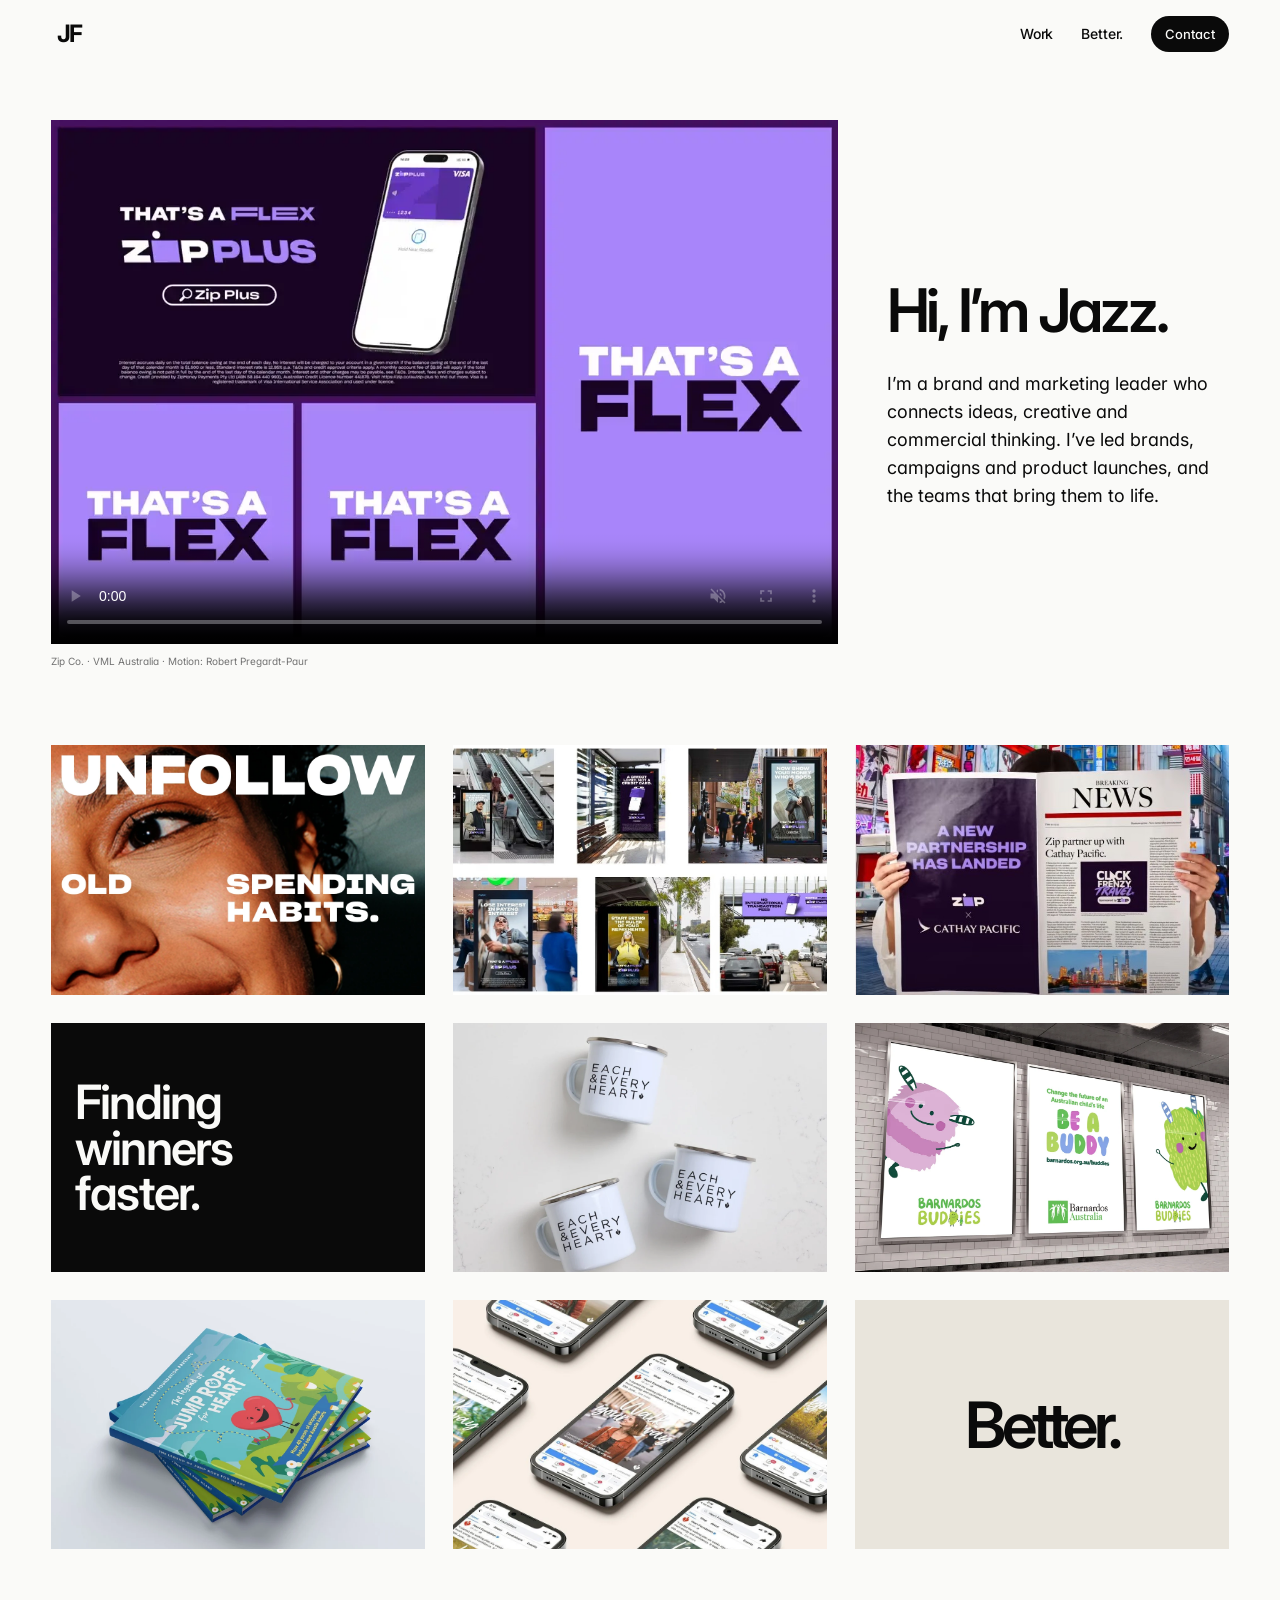
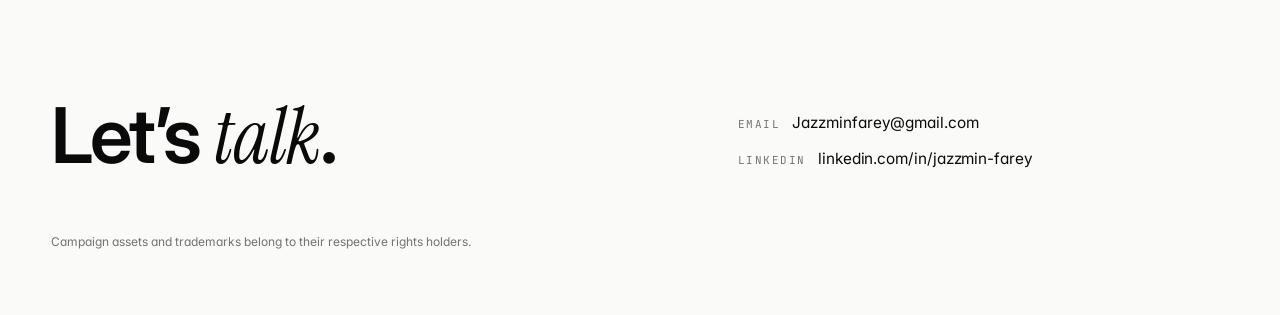
<file: index.html>
<!DOCTYPE html>

<html lang="en">
<head>
<meta charset="utf-8"/>
<meta content="width=device-width, initial-scale=1" name="viewport"/>
<title>Jazz Farey · Selected Brand &amp; Creative Work</title>
<meta content="Selected work across brand, campaigns, creative and growth. Ideas, systems and economics, with product and proposition thinking at the centre." name="description"/>
<meta content="#FAFAF8" name="theme-color"/>
<!-- Open Graph / social sharing -->
<meta content="website" property="og:type"/>
<meta content="Jazz Farey · Selected Brand &amp; Creative Work" property="og:title"/>
<meta content="Selected work across brand, campaigns, creative and growth. Ideas, systems and economics, with product and proposition thinking at the centre." property="og:description"/>
<meta content="https://jazzminfarey.github.io/selected/Assets/social-preview.png" property="og:image"/>
<meta content="1200" property="og:image:width"/>
<meta content="630" property="og:image:height"/>
<meta content="Jazz Farey — Selected Brand + Creative Work. Ideas, systems and economics." property="og:image:alt"/>
<meta content="https://jazzminfarey.github.io/selected/" property="og:url"/>
<link href="https://jazzminfarey.github.io/selected/" rel="canonical"/>
<meta content="summary_large_image" name="twitter:card"/>
<meta content="Jazz Farey · Selected Brand &amp; Creative Work" name="twitter:title"/>
<meta content="Selected work across brand, campaigns, creative and growth. Ideas, systems and economics, with product and proposition thinking at the centre." name="twitter:description"/>
<meta content="https://jazzminfarey.github.io/selected/Assets/social-preview.png" name="twitter:image"/>
<!-- Favicon: minimal black dot, matches the hero dot above the name -->
<link href="data:image/svg+xml,%3Csvg xmlns='http://www.w3.org/2000/svg' viewBox='0 0 100 100'%3E%3Ccircle cx='50' cy='50' r='40' fill='%230A0A0A'/%3E%3C/svg%3E" rel="icon" type="image/svg+xml"/>
<link href="https://fonts.googleapis.com" rel="preconnect"/>
<link crossorigin="" href="https://fonts.gstatic.com" rel="preconnect"/>
<link href="styles/main.css" rel="stylesheet"/>
<link href="styles/home.css" rel="stylesheet"/>
</head>
<body class="home">
<a class="skip-link" href="#main">Skip to content</a>
<header class="nav" role="banner">
<div class="nav-inner">
<a aria-label="Jazz Farey home" class="brand" href="index.html">JF</a>
<nav aria-label="Primary" class="nav-links">
<a href="index.html#work">Work</a>
<a href="better.html">Better.</a>
<a class="nav-cta" href="index.html#contact">Contact</a>
</nav>
</div>
</header>
<main id="main">
<!-- Identity and introduction, followed by selected work. -->
<section class="home-hero wrap"><figure class="home-motion"><video aria-label="Zip That’s A Flex campaign motion" controls="" loop="" muted="" playsinline="" poster="Assets/work/flex-motion-poster.webp" preload="metadata"><source src="Assets/work/flex-campaign.mp4" type="video/mp4"/></video><figcaption>Zip Co. · VML Australia · Motion: Robert Pregardt-Paur</figcaption></figure><div class="home-introduction"><h1>Hi, I’m Jazz.</h1><p>I’m a brand and marketing leader who connects ideas, creative and commercial thinking. I’ve led brands, campaigns and product launches, and the teams that bring them to life.</p></div></section>
<!-- ============== WORK SHOWCASE ============== -->
<section aria-label="Portfolio projects" class="wrap section" id="work">
<div class="showcase">
<a aria-label="Money Your Way · case study" class="proj span-7 money-tile" href="money-your-way.html">
<div class="proj-image money-cover"><img alt="Unfollow old spending habits — Money Your Way" height="1080" loading="lazy" src="Assets/drive/money-0.webp" width="1080"/></div>
<div class="proj-foot">
<span class="t">Money Your Way</span>
</div>
</a>
<a aria-label="That's A Flex · case study" class="proj span-5 flex-tile" href="thats-a-flex.html" style="--proj-pos: center 25%">
<div class="proj-image flex-cover"><img alt="That’s A Flex campaign across outdoor placements" height="699" loading="lazy" src="Assets/sources/taylor-flex-ooh.webp" width="1241"/></div>
<div class="proj-foot">
<span class="t">That’s A Flex</span>
</div>
</a>
<a aria-label="Built for Feed · case study" class="proj span-7 feed-tile" href="built-for-feed.html">
<div class="proj-image creator-panels"><img alt="Zip and Cathay Pacific creator partnership execution" height="1201" loading="lazy" src="Assets/Feed/4.jpg" width="675"/></div>
<div class="proj-foot">
<span class="t">Built for Feed</span>
</div>
</a>
<a aria-label="Finding Winners Faster · case study" class="proj span-5 system-tile" href="finding-winners-faster.html">
<div class="proj-image">
<div class="proj-typo">
<div class="bigword">Finding<br/>winners<br/>faster.</div>
</div>
</div>
<div class="proj-foot">
<span class="t">Finding Winners Faster</span>
</div>
</a>
<a class="visual-work" href="allhearts.html"><div class="earlier-image"><img alt="allHearts campaign work" height="1200" loading="lazy" src="Assets/work/allhearts.webp" width="1200"/></div><div class="work-label"><h3>allHearts</h3></div></a><a class="visual-work" href="barnardos-buddies.html"><div class="earlier-image"><img alt="Barnardos Buddies campaign work" height="900" loading="lazy" src="Assets/work/barnardos.webp" width="1200"/></div><div class="work-label"><h3>Barnardos Buddies</h3></div></a><a class="visual-work" href="jump-rope-for-heart.html"><div class="earlier-image"><img alt="Jump Rope for Heart campaign work" height="840" loading="lazy" src="Assets/work/jump-rope.webp" width="1200"/></div><div class="work-label"><h3>Jump Rope for Heart</h3></div></a><a class="visual-work" href="walk-your-way.html"><div class="earlier-image"><img alt="Walk Your Way campaign work" height="750" loading="lazy" src="Assets/work/walk-your-way.webp" width="1000"/></div><div class="work-label"><h3>Walk Your Way</h3></div></a><a aria-label="Better. · founder project" class="proj better-tile" href="better.html"><div class="proj-image better-cover"><span>Better.</span></div><div class="proj-foot"><span class="t">Better.</span></div></a></div>
</section>
</main>
<!-- ============== CONTACT ============== -->
<section class="contact wrap" id="contact">
<div class="contact-grid">
<h2 class="contact-heading">Let’s <em class="serif">talk</em>.</h2>
<div>
<ul class="contact-links">
<li><span class="label">Email</span><a href="mailto:Jazzminfarey@gmail.com">Jazzminfarey@gmail.com</a></li>
<li><span class="label">LinkedIn</span><a href="https://www.linkedin.com/in/jazzmin-farey/" rel="noopener" target="_blank">linkedin.com/in/jazzmin-farey</a></li>
</ul>
</div>
</div>
<p class="contact-disclaimer">Campaign assets and trademarks belong to their respective rights holders.</p>
</section>
<script defer="" src="scripts/main.js"></script>
<script defer="" src="scripts/portfolio-motion.js"></script></body>
</html>
</file>
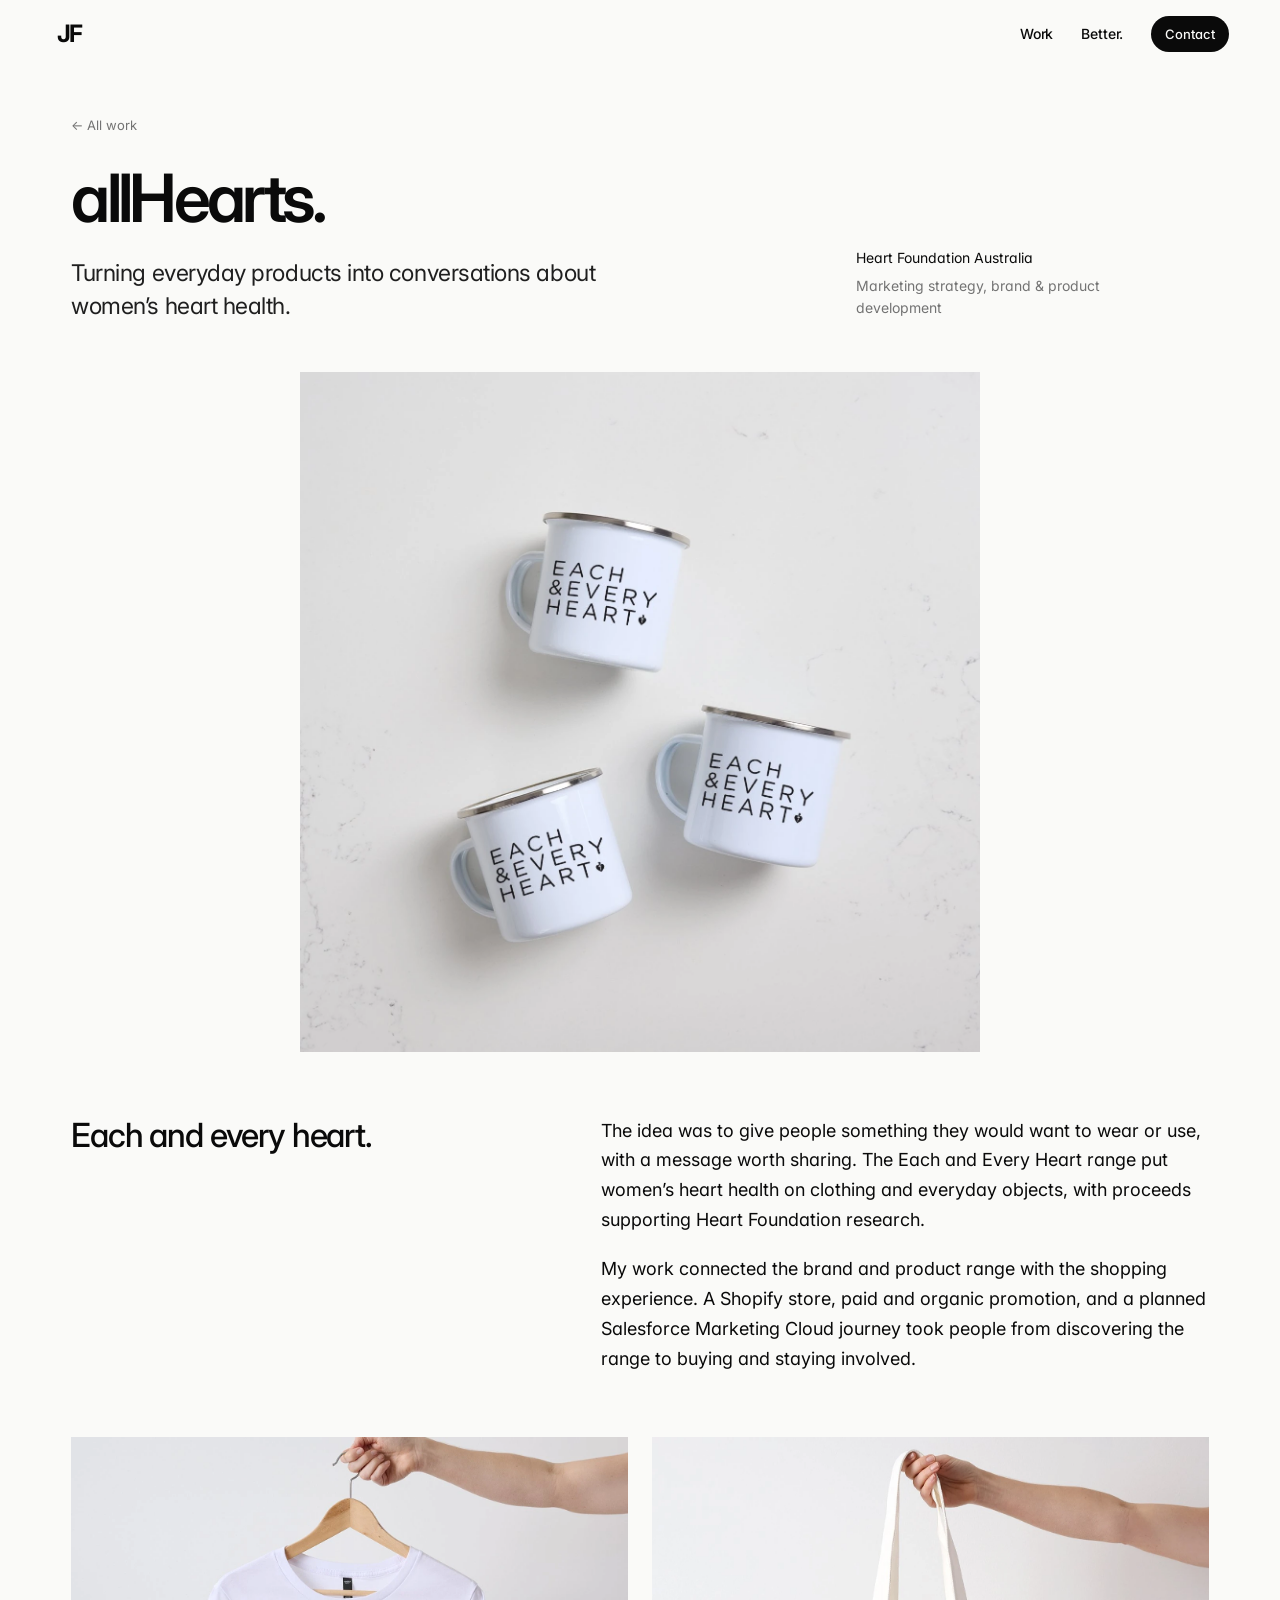
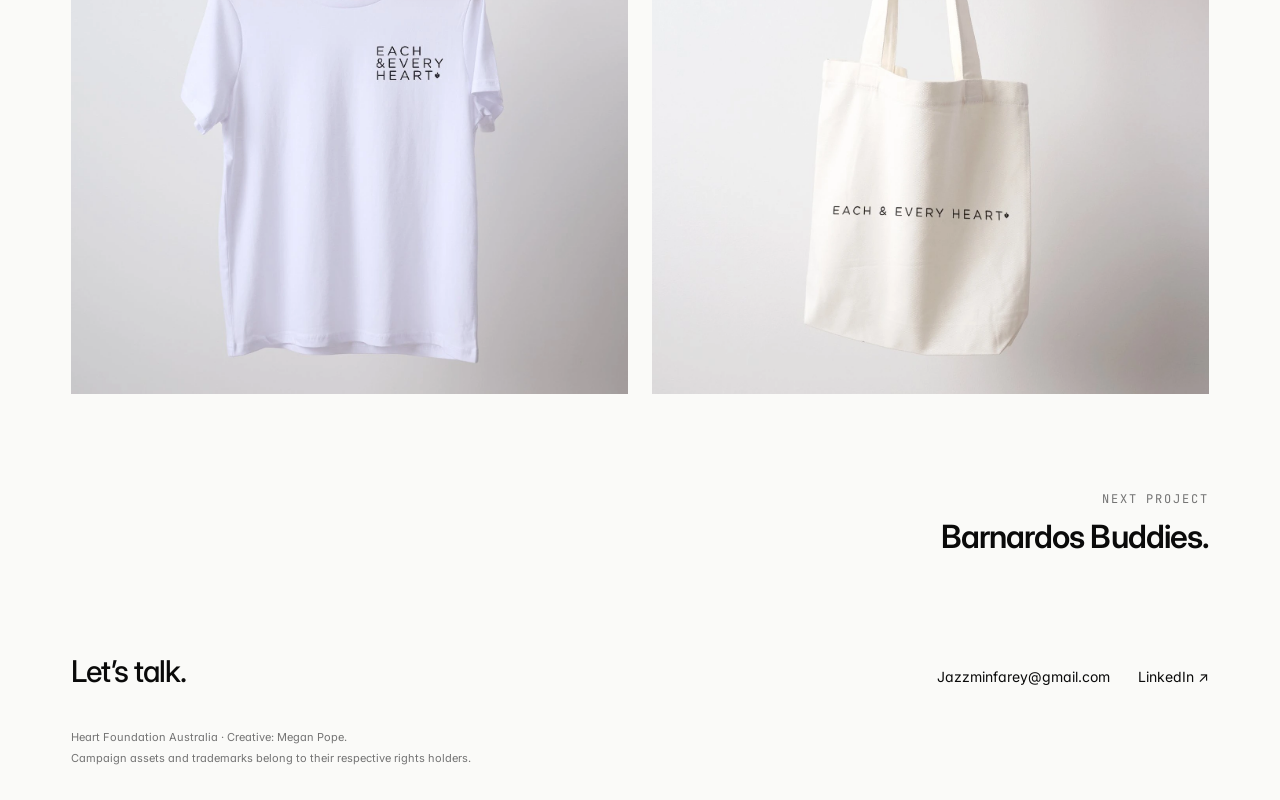
<file: allhearts.html>
<!DOCTYPE html>

<html lang="en">
<head>
<meta charset="utf-8"/>
<meta content="width=device-width, initial-scale=1" name="viewport"/>
<title>allHearts · Jazz Farey</title>
<meta content="Turning everyday products into conversations about women’s heart health." name="description"/>
<meta content="#FAFAF8" name="theme-color"/>
<meta content="website" property="og:type"/>
<meta content="allHearts · Jazz Farey" property="og:title"/>

<meta content="https://jazzminfarey.github.io/selected/Assets/social-preview.png" property="og:image"/>
<meta content="https://jazzminfarey.github.io/selected/allhearts.html" property="og:url"/>
<link href="https://jazzminfarey.github.io/selected/allhearts.html" rel="canonical"/>
<meta content="summary_large_image" name="twitter:card"/>
<meta content="allHearts · Jazz Farey" name="twitter:title"/>

<meta content="https://jazzminfarey.github.io/selected/Assets/social-preview.png" name="twitter:image"/>
<link href="data:image/svg+xml,%3Csvg xmlns='http://www.w3.org/2000/svg' viewBox='0 0 100 100'%3E%3Ccircle cx='50' cy='50' r='40' fill='%230A0A0A'/%3E%3C/svg%3E" rel="icon" type="image/svg+xml"/>
<link href="https://fonts.googleapis.com" rel="preconnect"/>
<link crossorigin="" href="https://fonts.gstatic.com" rel="preconnect"/>
<link href="styles/main.css" rel="stylesheet"/>
<link href="styles/campaigns.css" rel="stylesheet"/></head>
<body class="case-page">
<a class="skip-link" href="#main">Skip to content</a>
<header class="nav" role="banner">
<div class="nav-inner">
<a aria-label="Jazz Farey home" class="brand" href="index.html">JF</a>
<nav aria-label="Primary" class="nav-links">
<a href="index.html#work">Work</a>
<a href="better.html">Better.</a>
<a class="nav-cta" href="index.html#contact">Contact</a>
</nav>
</div>
</header>
<main id="main"><section class="wrap project-head"><div class="case-overview"><a class="case-back" href="index.html#work">← All work</a><h1 class="project-title">allHearts.</h1><p class="project-lead">Turning everyday products into conversations about women’s heart health.</p></div><p class="case-context"><span>Heart Foundation Australia</span><span>Marketing strategy, brand &amp; product development</span></p></section><section class="wrap campaign-hero earlier-hero" id="campaign-hero"><img alt="allHearts. Campaign creative" fetchpriority="high" height="1417" loading="eager" src="Assets/earlier/allheartsecommerce-1.webp" width="1417"/></section><section class="wrap case-story"><h2>Each and every heart.</h2><div class="story-copy"><p>The idea was to give people something they would want to wear or use, with a message worth sharing. The Each and Every Heart range put women’s heart health on clothing and everyday objects, with proceeds supporting Heart Foundation research.</p><p>My work connected the brand and product range with the shopping experience. A Shopify store, paid and organic promotion, and a planned Salesforce Marketing Cloud journey took people from discovering the range to buying and staying involved.</p></div></section><section class="wrap case-gallery" id="campaign-gallery"><figure class=""><img alt="Each and Every Heart shirt" height="1417" loading="lazy" src="Assets/earlier/allheartsecommerce-0.webp" width="1417"/></figure><figure class=""><img alt="Each and Every Heart tote" height="1417" loading="lazy" src="Assets/earlier/allheartsecommerce-2.webp" width="1417"/></figure></section><section class="wrap next"><a href="barnardos-buddies.html"><div class="label">Next project</div><div class="title">Barnardos Buddies.</div></a></section></main><!-- CONTACT -->
<section class="contact wrap"><div class="case-contact"><h2>Let’s talk.</h2><a href="mailto:Jazzminfarey@gmail.com">Jazzminfarey@gmail.com</a><a href="https://www.linkedin.com/in/jazzmin-farey/" rel="noopener" target="_blank">LinkedIn ↗</a></div><div class="case-smallprint"><p>Heart Foundation Australia · Creative: Megan Pope.</p><p>Campaign assets and trademarks belong to their respective rights holders.</p></div></section>
<script defer="" src="scripts/main.js"></script>
</body>
</html>
</file>
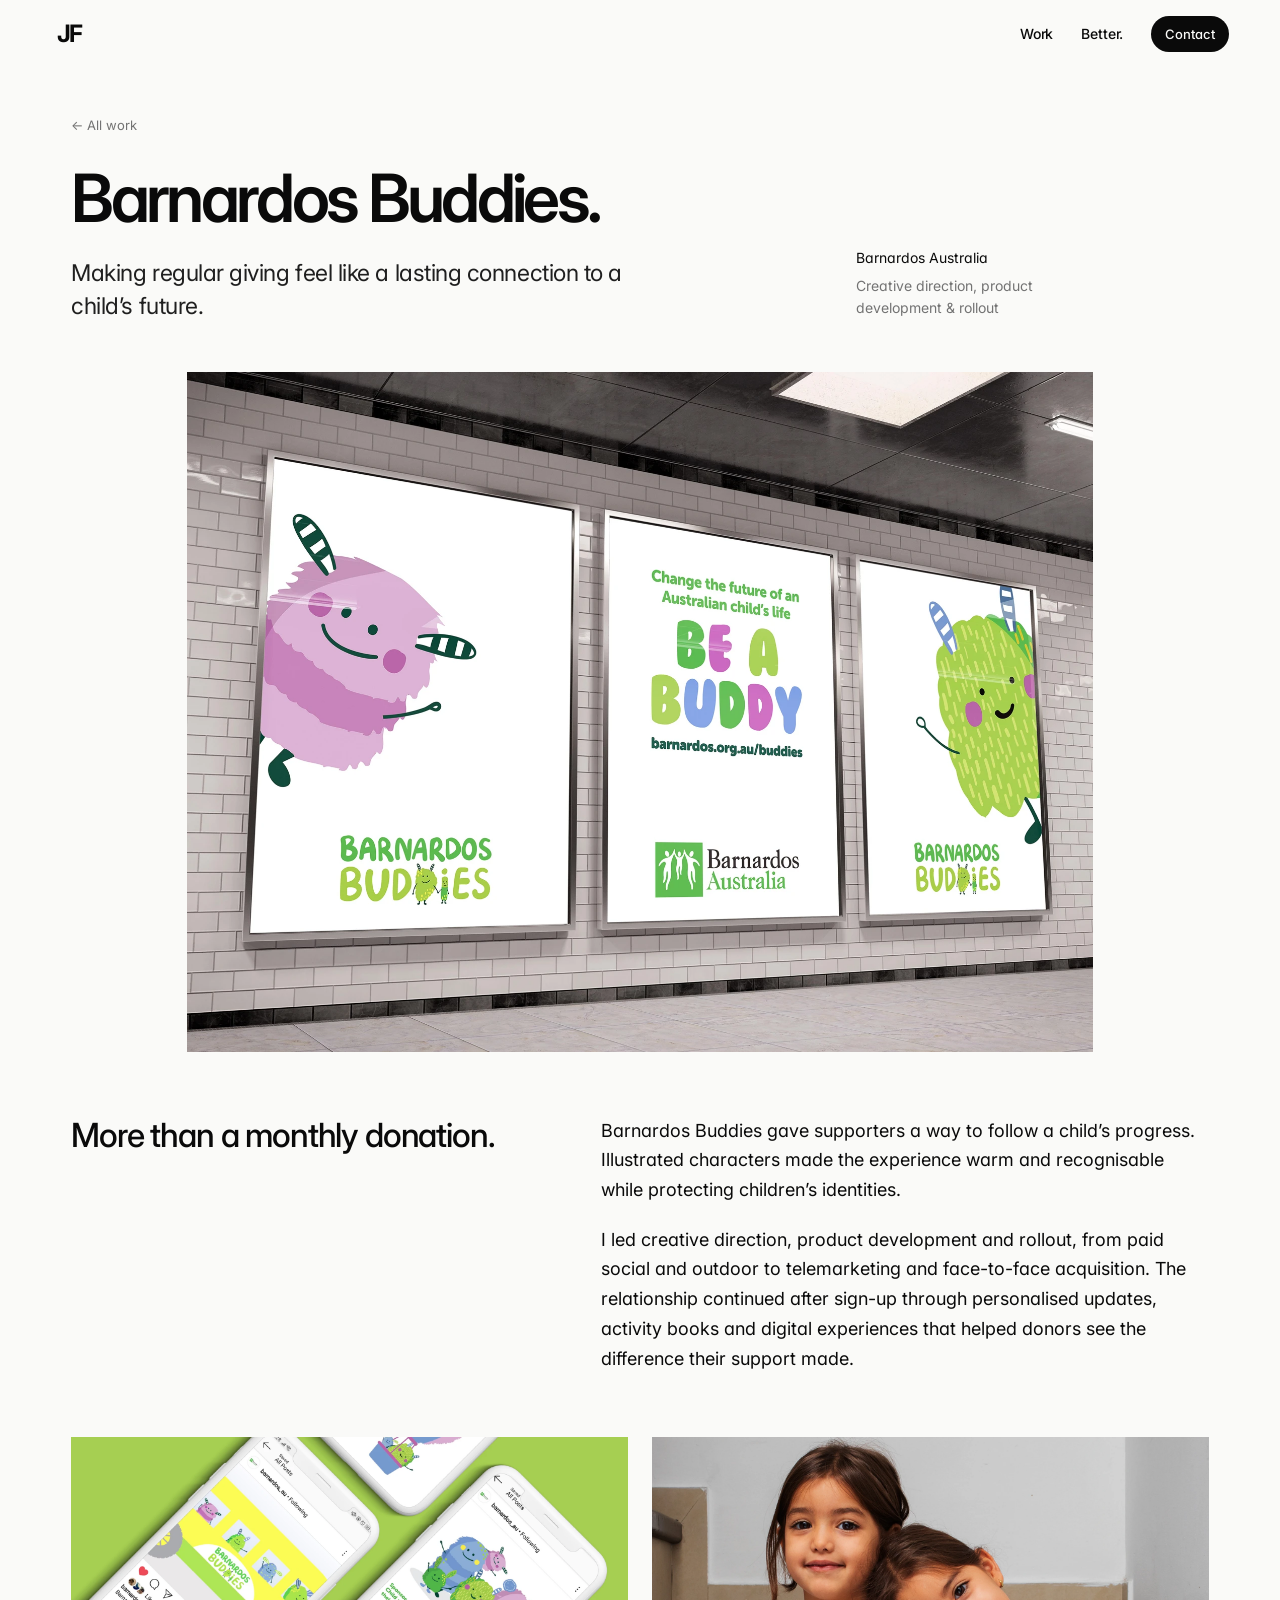
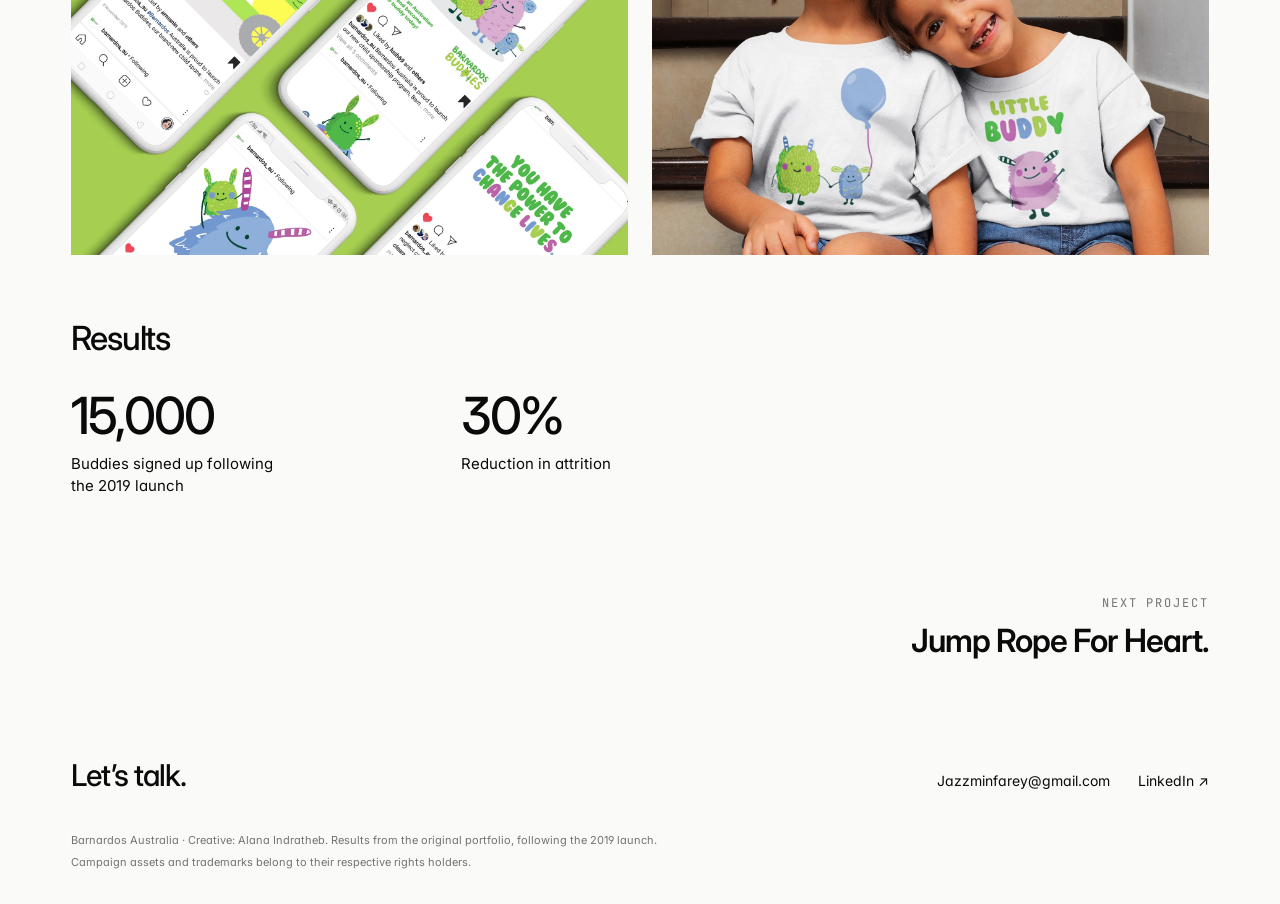
<file: barnardos-buddies.html>
<!DOCTYPE html>

<html lang="en">
<head>
<meta charset="utf-8"/>
<meta content="width=device-width, initial-scale=1" name="viewport"/>
<title>Barnardos Buddies · Jazz Farey</title>
<meta content="Making regular giving feel like a lasting connection to a child’s future." name="description"/>
<meta content="#FAFAF8" name="theme-color"/>
<meta content="website" property="og:type"/>
<meta content="Barnardos Buddies · Jazz Farey" property="og:title"/>

<meta content="https://jazzminfarey.github.io/selected/Assets/social-preview.png" property="og:image"/>
<meta content="https://jazzminfarey.github.io/selected/barnardos-buddies.html" property="og:url"/>
<link href="https://jazzminfarey.github.io/selected/barnardos-buddies.html" rel="canonical"/>
<meta content="summary_large_image" name="twitter:card"/>
<meta content="Barnardos Buddies · Jazz Farey" name="twitter:title"/>

<meta content="https://jazzminfarey.github.io/selected/Assets/social-preview.png" name="twitter:image"/>
<link href="data:image/svg+xml,%3Csvg xmlns='http://www.w3.org/2000/svg' viewBox='0 0 100 100'%3E%3Ccircle cx='50' cy='50' r='40' fill='%230A0A0A'/%3E%3C/svg%3E" rel="icon" type="image/svg+xml"/>
<link href="https://fonts.googleapis.com" rel="preconnect"/>
<link crossorigin="" href="https://fonts.gstatic.com" rel="preconnect"/>
<link href="styles/main.css" rel="stylesheet"/>
<link href="styles/campaigns.css" rel="stylesheet"/></head>
<body class="case-page">
<a class="skip-link" href="#main">Skip to content</a>
<header class="nav" role="banner">
<div class="nav-inner">
<a aria-label="Jazz Farey home" class="brand" href="index.html">JF</a>
<nav aria-label="Primary" class="nav-links">
<a href="index.html#work">Work</a>
<a href="better.html">Better.</a>
<a class="nav-cta" href="index.html#contact">Contact</a>
</nav>
</div>
</header>
<main id="main"><section class="wrap project-head"><div class="case-overview"><a class="case-back" href="index.html#work">← All work</a><h1 class="project-title">Barnardos Buddies.</h1><p class="project-lead">Making regular giving feel like a lasting connection to a child’s future.</p></div><p class="case-context"><span>Barnardos Australia</span><span>Creative direction, product development &amp; rollout</span></p></section><section class="wrap campaign-hero earlier-hero" id="campaign-hero"><img alt="Barnardos Buddies. Campaign creative" fetchpriority="high" height="1350" loading="eager" src="Assets/earlier/home-2.webp" width="1800"/></section><section class="wrap case-story"><h2>More than a monthly donation.</h2><div class="story-copy"><p>Barnardos Buddies gave supporters a way to follow a child’s progress. Illustrated characters made the experience warm and recognisable while protecting children’s identities.</p><p>I led creative direction, product development and rollout, from paid social and outdoor to telemarketing and face-to-face acquisition. The relationship continued after sign-up through personalised updates, activity books and digital experiences that helped donors see the difference their support made.</p></div></section><section class="wrap case-gallery" id="campaign-gallery"><figure class=""><img alt="Buddies identity across social executions" height="1350" loading="lazy" src="Assets/earlier/barnardosbuddies-1.webp" width="1800"/></figure><figure class=""><img alt="Buddies campaign merchandise" height="1350" loading="lazy" src="Assets/earlier/barnardosbuddies-2.webp" width="1800"/></figure></section><section class="wrap case-results"><h2>Results</h2><div class="results-grid"><div><strong>15,000</strong><p>Buddies signed up following the 2019 launch</p></div><div><strong>30%</strong><p>Reduction in attrition</p></div></div></section><section class="wrap next"><a href="jump-rope-for-heart.html"><div class="label">Next project</div><div class="title">Jump Rope For Heart.</div></a></section></main><!-- CONTACT -->
<section class="contact wrap"><div class="case-contact"><h2>Let’s talk.</h2><a href="mailto:Jazzminfarey@gmail.com">Jazzminfarey@gmail.com</a><a href="https://www.linkedin.com/in/jazzmin-farey/" rel="noopener" target="_blank">LinkedIn ↗</a></div><div class="case-smallprint"><p>Barnardos Australia · Creative: Alana Indratheb. Results from the original portfolio, following the 2019 launch.</p><p>Campaign assets and trademarks belong to their respective rights holders.</p></div></section>
<script defer="" src="scripts/main.js"></script>
</body>
</html>
</file>
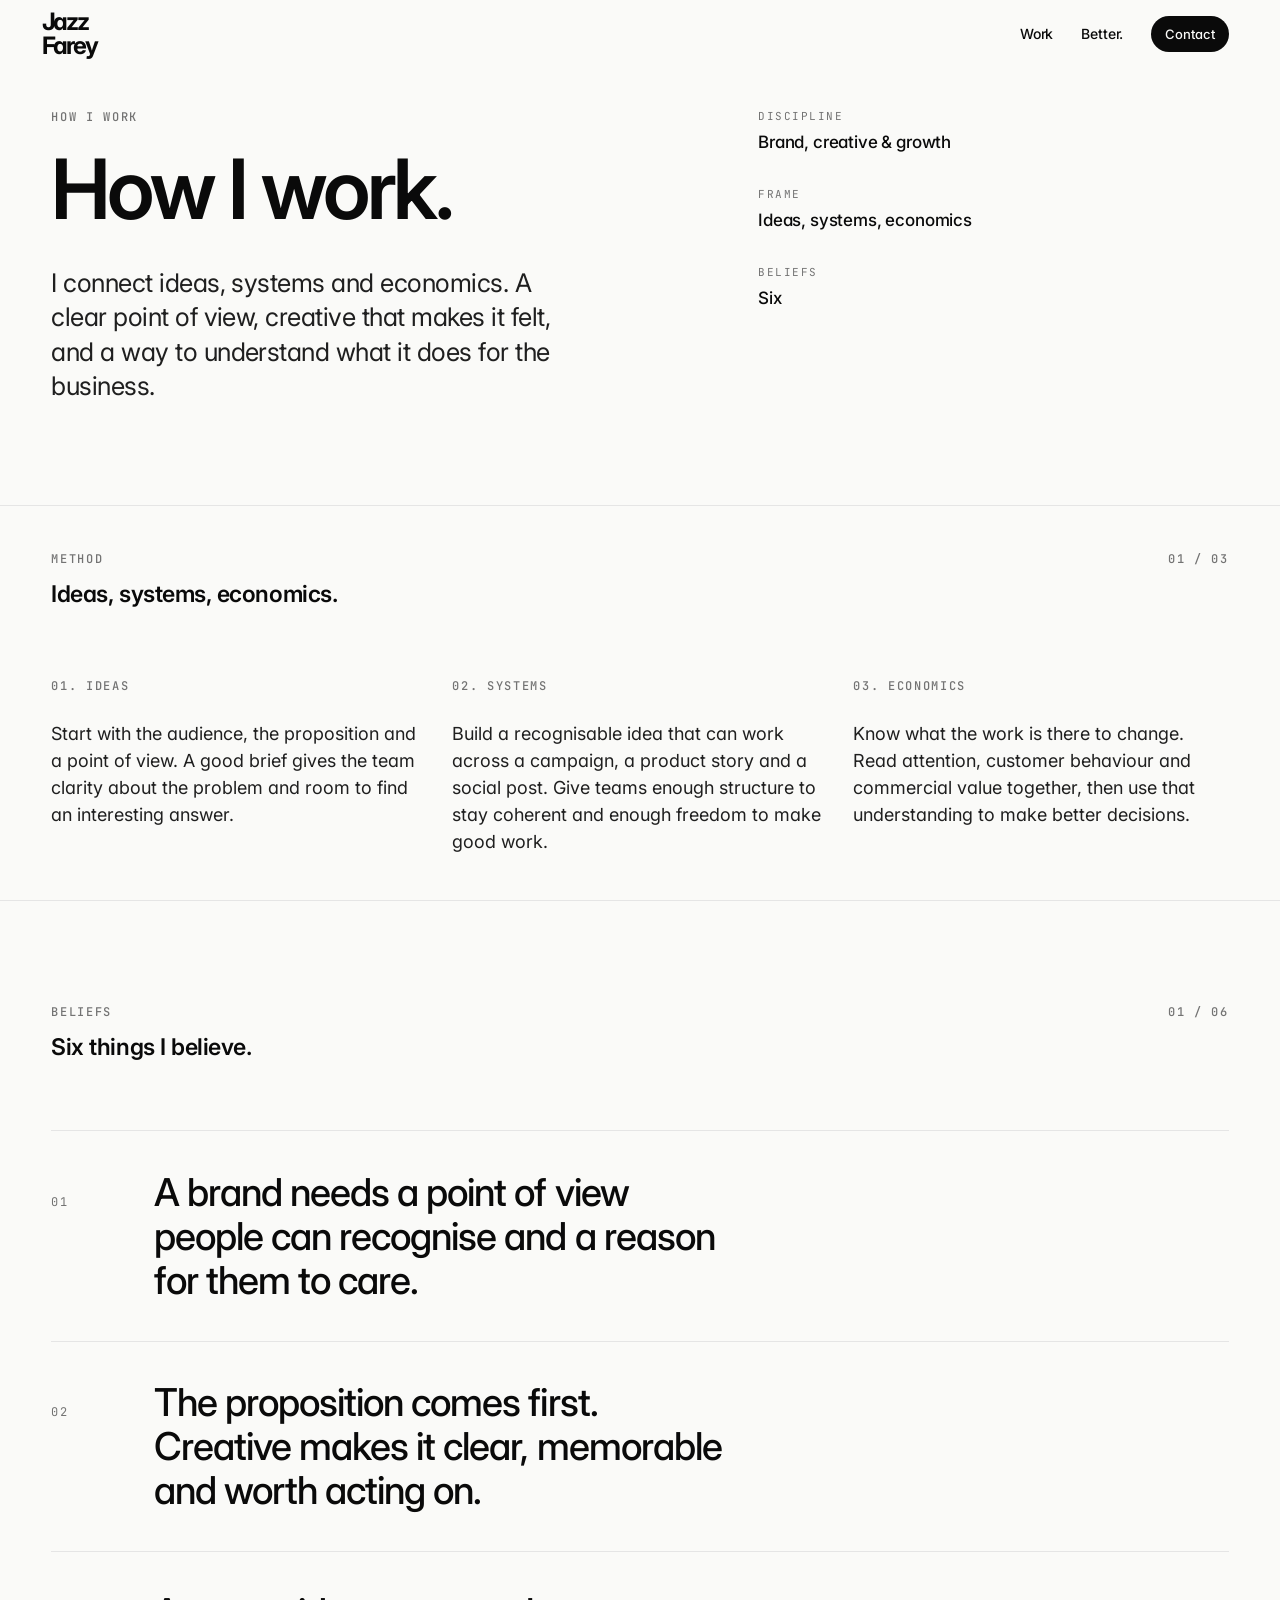
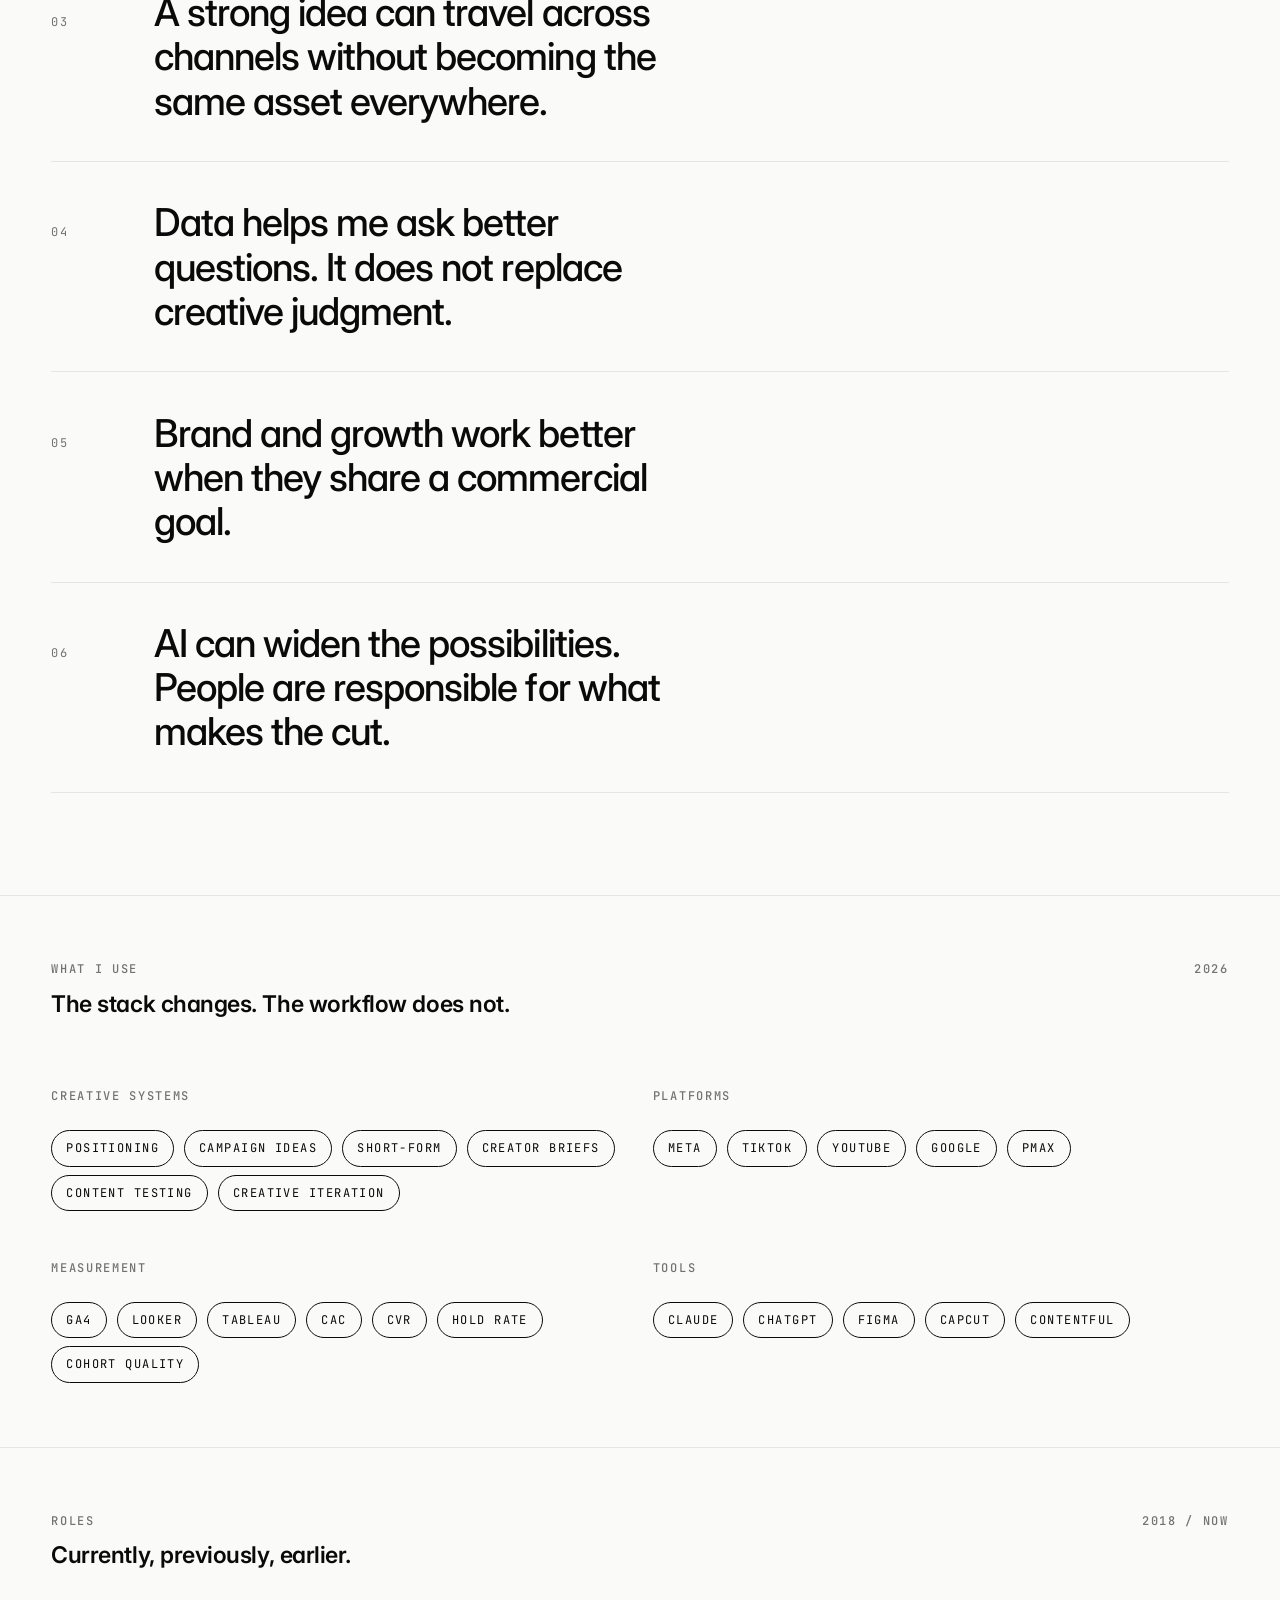
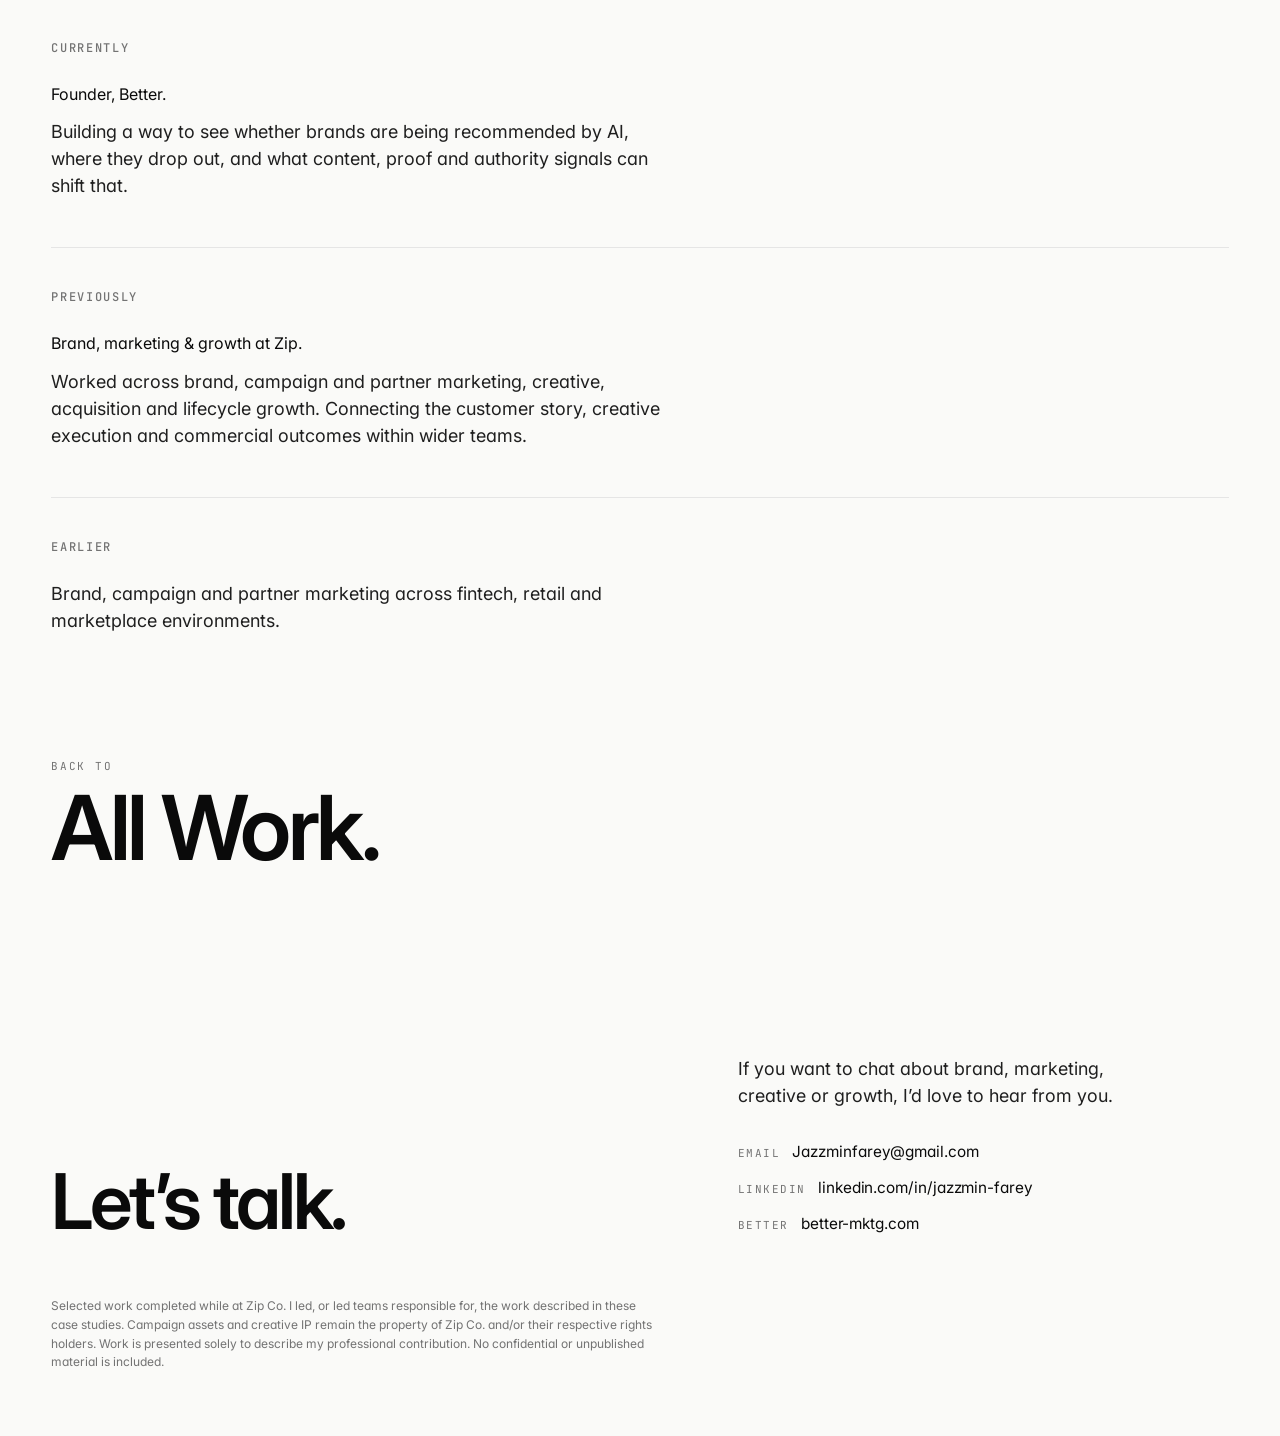
<file: beliefs.html>
<!doctype html>
<html lang="en">
<head>
<meta charset="utf-8" />
<meta name="viewport" content="width=device-width, initial-scale=1" />
<title>Beliefs · Jazz Farey</title>
<meta name="description" content="Ideas, systems and economics. How I connect brand, creative judgment and commercial thinking." />
<meta name="theme-color" content="#FAFAF8" />

<meta property="og:type" content="website" />
<meta property="og:title" content="Beliefs · Jazz Farey" />
<meta property="og:description" content="Ideas, systems and economics. How I connect brand, creative judgment and commercial thinking." />
<meta property="og:image" content="https://jazzminfarey.github.io/selected/Assets/social-preview.png" />
<meta property="og:url" content="https://jazzminfarey.github.io/selected/beliefs.html" />
<link rel="canonical" href="https://jazzminfarey.github.io/selected/beliefs.html" />
<meta name="twitter:card" content="summary_large_image" />
<meta name="twitter:title" content="Beliefs · Jazz Farey" />
<meta name="twitter:description" content="Ideas, systems and economics. How I connect brand, creative judgment and commercial thinking." />
<meta name="twitter:image" content="https://jazzminfarey.github.io/selected/Assets/social-preview.png" />

<link rel="icon" type="image/svg+xml" href="data:image/svg+xml,%3Csvg xmlns='http://www.w3.org/2000/svg' viewBox='0 0 100 100'%3E%3Ccircle cx='50' cy='50' r='40' fill='%230A0A0A'/%3E%3C/svg%3E" />

<link rel="preconnect" href="https://fonts.googleapis.com" />
<link rel="preconnect" href="https://fonts.gstatic.com" crossorigin />
<link rel="stylesheet" href="styles/main.css" />
</head>
<body>

<a class="skip-link" href="#main">Skip to content</a>

<header class="nav" role="banner">
  <div class="nav-inner">
    <a href="index.html" class="brand">Jazz Farey</a>
    <nav class="nav-links" aria-label="Primary">
      <a href="index.html#work">Work</a>
      <a href="index.html#building">Better.</a>
      <a href="index.html#contact" class="nav-cta">Contact</a>
    </nav>
  </div>
</header>

<main id="main">

<!-- HEAD -->
<section class="wrap project-head">
  <div class="left reveal">
    <div class="t-mono mb-md">How I work</div>
    <h1 class="project-title">How I work.</h1>
    <p class="project-lead">
      I connect ideas, systems and economics. A clear point of view, creative that makes it felt, and a way to understand what it does for the business.
    </p>
  </div>
  <aside class="project-meta reveal" data-delay="1">
    <div class="row"><span class="label">Discipline</span><span class="v">Brand, creative &amp; growth</span></div>
    <div class="row"><span class="label">Frame</span><span class="v">Ideas, systems, economics</span></div>
    <div class="row"><span class="label">Beliefs</span><span class="v">Six</span></div>
  </aside>
</section>

<!-- HOW I WORK · Sprint, Signal, System -->
<section id="how-i-work" class="wrap proj-block" style="border-top: 1px solid var(--divider);">
  <div class="section-head reveal">
    <h2><span class="t-mono" style="display:block;color:var(--muted);margin-bottom:8px">Method</span>Ideas, systems, economics.</h2>
    <span class="t-mono">01 / 03</span>
  </div>

  <div class="grid12 reveal" style="row-gap: clamp(32px, 4vw, 48px)">
    <div style="grid-column: span 4;">
      <div class="t-mono mb-md">01. Ideas</div>
      <p class="t-body-lg">Start with the audience, the proposition and a point of view. A good brief gives the team clarity about the problem and room to find an interesting answer.</p>
    </div>
    <div style="grid-column: span 4;">
      <div class="t-mono mb-md">02. Systems</div>
      <p class="t-body-lg">Build a recognisable idea that can work across a campaign, a product story and a social post. Give teams enough structure to stay coherent and enough freedom to make good work.</p>
    </div>
    <div style="grid-column: span 4;">
      <div class="t-mono mb-md">03. Economics</div>
      <p class="t-body-lg">Know what the work is there to change. Read attention, customer behaviour and commercial value together, then use that understanding to make better decisions.</p>
    </div>
  </div>
</section>

<!-- BELIEFS LIST -->
<section id="beliefs" class="wrap section" style="border-top: 1px solid var(--divider);">
  <div class="section-head reveal">
    <h2><span class="t-mono" style="display:block;color:var(--muted);margin-bottom:8px">Beliefs</span>Six things I believe.</h2>
    <span class="t-mono">01 / 06</span>
  </div>

  <ol class="beliefs">
    <li class="belief reveal"><span class="n">01</span><p>A brand needs a point of view people can recognise and a reason for them to care.</p></li>
    <li class="belief reveal"><span class="n">02</span><p>The proposition comes first. Creative makes it clear, memorable and worth acting on.</p></li>
    <li class="belief reveal"><span class="n">03</span><p>A strong idea can travel across channels without becoming the same asset everywhere.</p></li>
    <li class="belief reveal"><span class="n">04</span><p>Data helps me ask better questions. It does not replace creative judgment.</p></li>
    <li class="belief reveal"><span class="n">05</span><p>Brand and growth work better when they share a commercial goal.</p></li>
    <li class="belief reveal"><span class="n">06</span><p>AI can widen the possibilities. People are responsible for what makes the cut.</p></li>
  </ol>
</section>

<!-- WHAT I USE -->
<section id="stack" class="wrap section-sm" style="border-top: 1px solid var(--divider);">
  <div class="section-head reveal">
    <h2><span class="t-mono" style="display:block;color:var(--muted);margin-bottom:8px">What I use</span>The stack changes. The workflow does not.</h2>
    <span class="t-mono">2026</span>
  </div>
  <div class="grid12 reveal" style="row-gap: clamp(32px, 4vw, 48px)">
    <div style="grid-column: span 6;">
      <div class="t-mono mb-md">Creative systems</div>
      <div class="chip-row">
        <span class="chip">Positioning</span><span class="chip">Campaign ideas</span><span class="chip">Short-form</span><span class="chip">Creator briefs</span><span class="chip">Content testing</span><span class="chip">Creative iteration</span>
      </div>
    </div>
    <div style="grid-column: span 6;">
      <div class="t-mono mb-md">Platforms</div>
      <div class="chip-row">
        <span class="chip">Meta</span><span class="chip">TikTok</span><span class="chip">YouTube</span><span class="chip">Google</span><span class="chip">PMax</span>
      </div>
    </div>
    <div style="grid-column: span 6;">
      <div class="t-mono mb-md">Measurement</div>
      <div class="chip-row">
        <span class="chip">GA4</span><span class="chip">Looker</span><span class="chip">Tableau</span><span class="chip">CAC</span><span class="chip">CVR</span><span class="chip">Hold rate</span><span class="chip">Cohort quality</span>
      </div>
    </div>
    <div style="grid-column: span 6;">
      <div class="t-mono mb-md">Tools</div>
      <div class="chip-row">
        <span class="chip">Claude</span><span class="chip">ChatGPT</span><span class="chip">Figma</span><span class="chip">CapCut</span><span class="chip">Contentful</span>
      </div>
    </div>
  </div>
</section>

<!-- ROLES -->
<section id="roles" class="wrap section-sm" style="border-top: 1px solid var(--divider);">
  <div class="section-head reveal">
    <h2><span class="t-mono" style="display:block;color:var(--muted);margin-bottom:8px">Roles</span>Currently, previously, earlier.</h2>
    <span class="t-mono">2018 / Now</span>
  </div>

  <div class="grid12 reveal" style="row-gap: clamp(28px, 4vw, 48px)">
    <div style="grid-column: span 12;">
      <div class="t-mono mb-md">Currently</div>
      <p class="h-mid" style="margin-bottom:12px">Founder, Better.</p>
      <p class="t-body-lg">Building a way to see whether brands are being recommended by AI, where they drop out, and what content, proof and authority signals can shift that.</p>
    </div>
    <div style="grid-column: span 12; border-top: 1px solid var(--divider); padding-top: clamp(28px, 4vw, 40px);">
      <div class="t-mono mb-md">Previously</div>
      <p class="h-mid" style="margin-bottom:12px">Brand, marketing &amp; growth at Zip.</p>
      <p class="t-body-lg">Worked across brand, campaign and partner marketing, creative, acquisition and lifecycle growth. Connecting the customer story, creative execution and commercial outcomes within wider teams.</p>
    </div>
    <div style="grid-column: span 12; border-top: 1px solid var(--divider); padding-top: clamp(28px, 4vw, 40px);">
      <div class="t-mono mb-md">Earlier</div>
      <p class="t-body-lg">Brand, campaign and partner marketing across fintech, retail and marketplace environments.</p>
    </div>
  </div>
</section>

<!-- BACK -->
<section class="wrap next">
  <a href="index.html#work" aria-label="Back to all work">
    <div class="label">Back to</div>
    <div class="title">All Work.</div>
  </a>
</section>

</main>

<!-- CONTACT (replaces footer grid) -->
<section class="contact wrap">
  <div class="contact-grid reveal">
    <h2 class="contact-heading">Let&rsquo;s talk.</h2>
    <div>
      <p class="contact-body">If you want to chat about brand, marketing, creative or growth, I&rsquo;d love to hear from you.</p>
      <ul class="contact-links">
        <li><span class="label">Email</span><a href="mailto:Jazzminfarey@gmail.com">Jazzminfarey@gmail.com</a></li>
        <li><span class="label">LinkedIn</span><a href="https://www.linkedin.com/in/jazzmin-farey/" target="_blank" rel="noopener">linkedin.com/in/jazzmin-farey</a></li>
        <li><span class="label">Better</span><a href="https://better-mktg.com" target="_blank" rel="noopener">better-mktg.com</a></li>
      </ul>
    </div>
  </div>
  <p class="contact-disclaimer">Selected work completed while at Zip Co. I led, or led teams responsible for, the work described in these case studies. Campaign assets and creative IP remain the property of Zip Co. and/or their respective rights holders. Work is presented solely to describe my professional contribution. No confidential or unpublished material is included.</p>
</section>

<script src="scripts/main.js" defer></script>
</body>
</html>
</file>
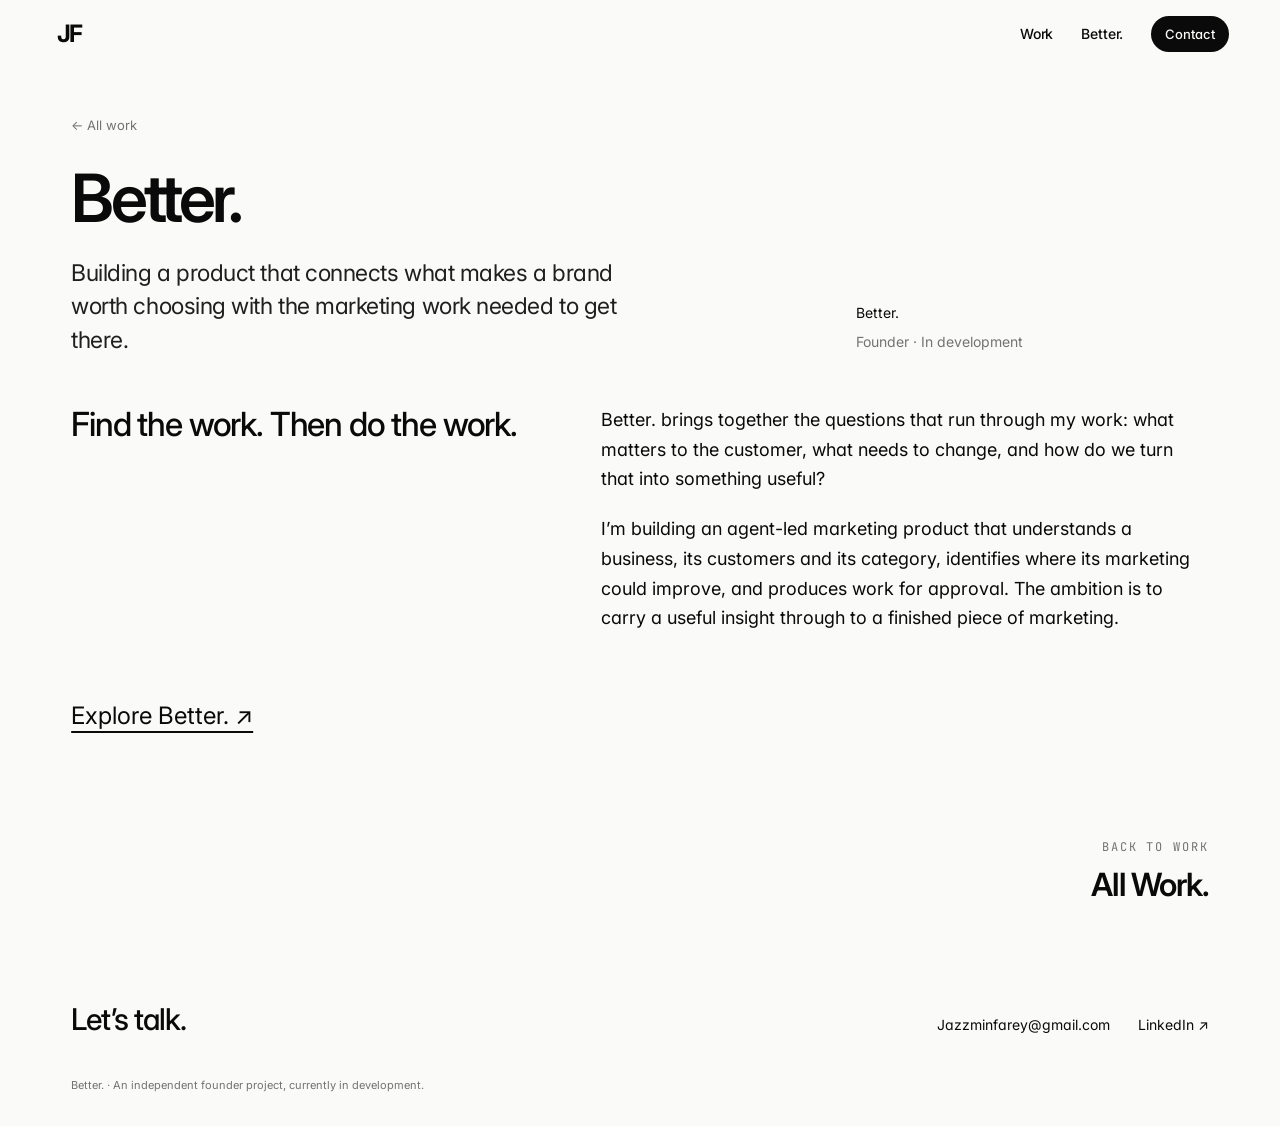
<file: better.html>
<!DOCTYPE html>

<html lang="en">
<head>
<meta charset="utf-8"/>
<meta content="width=device-width, initial-scale=1" name="viewport"/>
<title>Better. · Jazz Farey</title>
<meta content="Building a product that connects what makes a brand worth choosing with the marketing work needed to get there." name="description"/>
<meta content="#FAFAF8" name="theme-color"/>
<meta content="website" property="og:type"/>
<meta content="Better. · Jazz Farey" property="og:title"/>
<meta content="Building a product that connects what makes a brand worth choosing with the marketing work needed to get there." property="og:description"/>
<meta content="https://jazzminfarey.github.io/selected/Assets/social-preview.png" property="og:image"/>
<meta content="https://jazzminfarey.github.io/selected/better.html" property="og:url"/>
<link href="https://jazzminfarey.github.io/selected/better.html" rel="canonical"/>
<meta content="summary_large_image" name="twitter:card"/>
<meta content="Better. · Jazz Farey" name="twitter:title"/>
<meta content="Building a product that connects what makes a brand worth choosing with the marketing work needed to get there." name="twitter:description"/>
<meta content="https://jazzminfarey.github.io/selected/Assets/social-preview.png" name="twitter:image"/>
<link href="data:image/svg+xml,%3Csvg xmlns='http://www.w3.org/2000/svg' viewBox='0 0 100 100'%3E%3Ccircle cx='50' cy='50' r='40' fill='%230A0A0A'/%3E%3C/svg%3E" rel="icon" type="image/svg+xml"/>
<link href="https://fonts.googleapis.com" rel="preconnect"/>
<link crossorigin="" href="https://fonts.gstatic.com" rel="preconnect"/>
<link href="styles/main.css" rel="stylesheet"/>
<link href="styles/campaigns.css" rel="stylesheet"/></head>
<body class="case-page">
<a class="skip-link" href="#main">Skip to content</a>
<header class="nav" role="banner">
<div class="nav-inner">
<a aria-label="Jazz Farey home" class="brand" href="index.html">JF</a>
<nav aria-label="Primary" class="nav-links">
<a href="index.html#work">Work</a>
<a href="better.html">Better.</a>
<a class="nav-cta" href="index.html#contact">Contact</a>
</nav>
</div>
</header>
<main id="main">
<!-- HEAD -->
<section class="wrap project-head">
<div class="case-overview"><a class="case-back" href="index.html#work">← All work</a>
<h1 class="project-title">Better.</h1>
<p class="project-lead">Building a product that connects what makes a brand worth choosing with the marketing work needed to get there.</p></div>
<p class="case-context"><span>Better.</span><span>Founder · In development</span></p></section><section class="wrap case-story"><h2>Find the work. Then do the work.</h2><div class="story-copy"><p>Better. brings together the questions that run through my work: what matters to the customer, what needs to change, and how do we turn that into something useful?</p><p>I’m building an agent-led marketing product that understands a business, its customers and its category, identifies where its marketing could improve, and produces work for approval. The ambition is to carry a useful insight through to a finished piece of marketing.</p></div></section><section class="wrap case-visit"><a href="https://better-mktg.com" rel="noopener" target="_blank">Explore Better. ↗</a></section>
<!-- WHAT IT DOES -->

<!-- THE SIGNALS -->

<!-- 90 DAY PLAN -->

<!-- TENET -->

<!-- LINK -->

<!-- BACK -->
<section class="wrap next">
<a aria-label="Back to all work" href="index.html#work">
<div class="label">Back to work</div>
<div class="title">All Work.</div>
</a>
</section>
</main>
<!-- CONTACT -->
<section class="contact wrap"><div class="case-contact"><h2>Let’s talk.</h2><a href="mailto:Jazzminfarey@gmail.com">Jazzminfarey@gmail.com</a><a href="https://www.linkedin.com/in/jazzmin-farey/" rel="noopener" target="_blank">LinkedIn ↗</a></div><div class="case-smallprint"><p>Better. · An independent founder project, currently in development.</p></div></section>
<script defer="" src="scripts/main.js"></script>
</body>
</html>
</file>
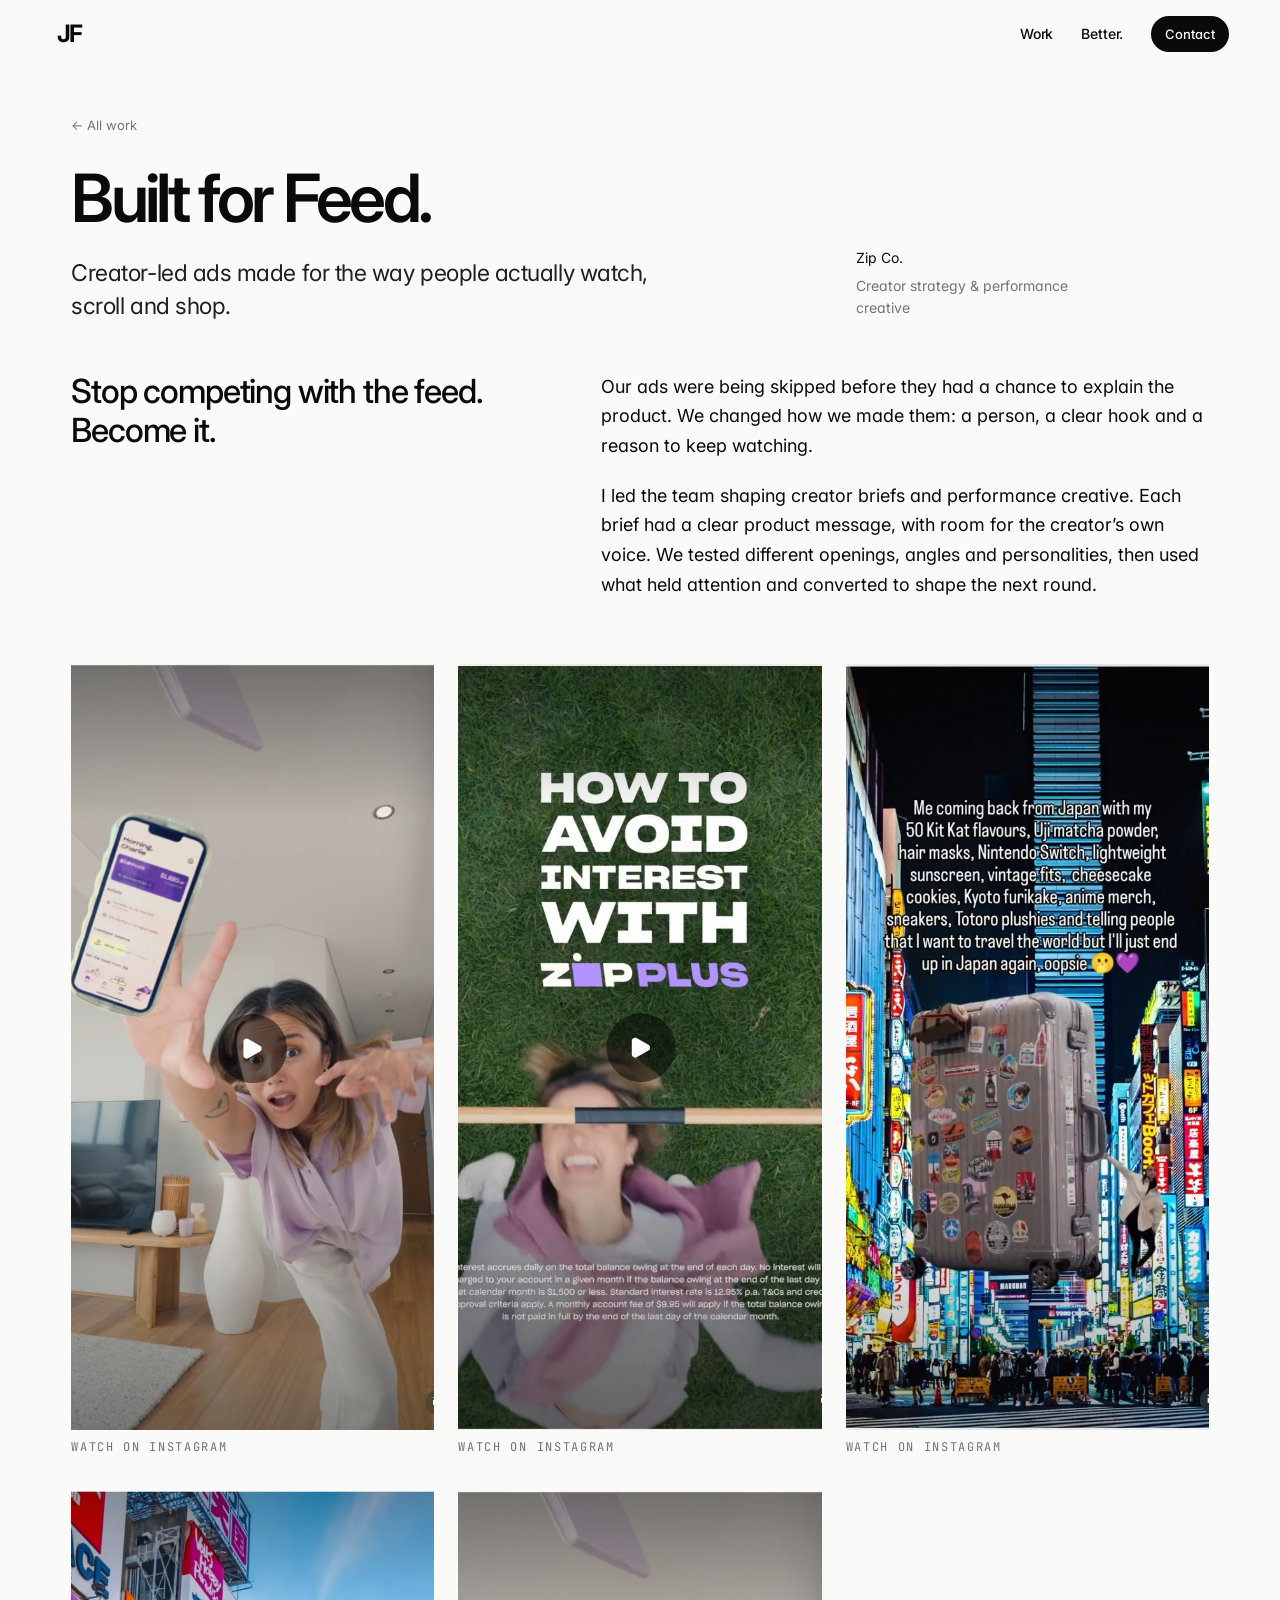
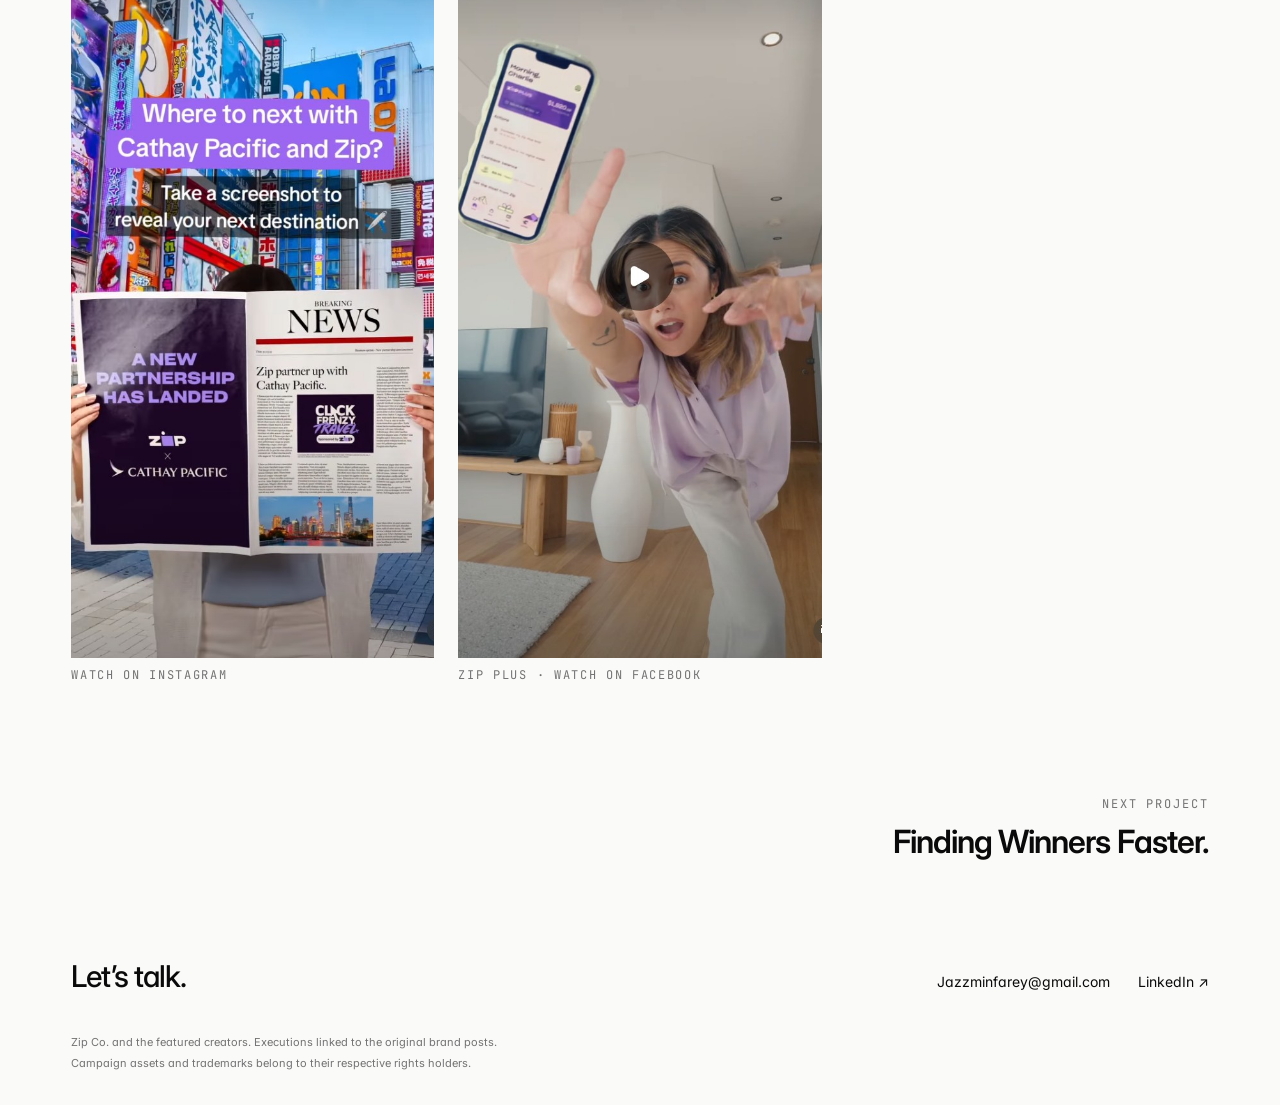
<file: built-for-feed.html>
<!DOCTYPE html>

<html lang="en">
<head>
<meta charset="utf-8"/>
<meta content="width=device-width, initial-scale=1" name="viewport"/>
<title>Built for Feed · Creator Strategy · Jazz Farey</title>
<meta content="Creator-led ads made for the way people actually watch, scroll and shop." name="description"/>
<meta content="#FAFAF8" name="theme-color"/>
<meta content="website" property="og:type"/>
<meta content="Built for Feed · Creator Strategy · Jazz Farey" property="og:title"/>
<meta content="Creator-led ads made for the way people actually watch, scroll and shop." property="og:description"/>
<meta content="https://jazzminfarey.github.io/selected/Assets/social-preview.png" property="og:image"/>
<meta content="https://jazzminfarey.github.io/selected/built-for-feed.html" property="og:url"/>
<link href="https://jazzminfarey.github.io/selected/built-for-feed.html" rel="canonical"/>
<meta content="summary_large_image" name="twitter:card"/>
<meta content="Built for Feed · Creator Strategy · Jazz Farey" name="twitter:title"/>
<meta content="Creator-led ads made for the way people actually watch, scroll and shop." name="twitter:description"/>
<meta content="https://jazzminfarey.github.io/selected/Assets/social-preview.png" name="twitter:image"/>
<link href="data:image/svg+xml,%3Csvg xmlns='http://www.w3.org/2000/svg' viewBox='0 0 100 100'%3E%3Ccircle cx='50' cy='50' r='40' fill='%230A0A0A'/%3E%3C/svg%3E" rel="icon" type="image/svg+xml"/>
<link href="https://fonts.googleapis.com" rel="preconnect"/>
<link crossorigin="" href="https://fonts.gstatic.com" rel="preconnect"/>
<link href="styles/main.css" rel="stylesheet"/>
<link href="styles/campaigns.css" rel="stylesheet"/></head>
<body class="case-page">
<a class="skip-link" href="#main">Skip to content</a>
<header class="nav" role="banner">
<div class="nav-inner">
<a aria-label="Jazz Farey home" class="brand" href="index.html">JF</a>
<nav aria-label="Primary" class="nav-links">
<a href="index.html#work">Work</a>
<a href="better.html">Better.</a>
<a class="nav-cta" href="index.html#contact">Contact</a>
</nav>
</div>
</header>
<main id="main">
<!-- PROJECT HEAD -->
<section class="wrap project-head">
<div class="case-overview"><a class="case-back" href="index.html#work">← All work</a>
<h1 class="project-title">Built for Feed.</h1>
<p class="project-lead">Creator-led ads made for the way people actually watch, scroll and shop.</p></div>
<p class="case-context"><span>Zip Co.</span><span>Creator strategy &amp; performance creative</span></p></section>
<!-- THE SHIFT -->
<!-- UGC · vertical feed of iframe embeds -->
<section class="wrap case-story"><h2>Stop competing with the feed. Become it.</h2><div class="story-copy"><p>Our ads were being skipped before they had a chance to explain the product. We changed how we made them: a person, a clear hook and a reason to keep watching.</p><p>I led the team shaping creator briefs and performance creative. Each brief had a clear product message, with room for the creator’s own voice. We tested different openings, angles and personalities, then used what held attention and converted to shape the next round.</p></div></section><section class="wrap" id="ugc" style="padding-bottom: clamp(40px, 6vw, 80px)">
<div class="reels-feed">
<div class="reel-item">
<div class="reel-frame"><img alt="Zip creator reel 01 poster" class="creator-poster" height="1201" loading="lazy" src="Assets/Feed/poster-01.jpg" width="672"/>
<iframe allow="encrypted-media" allowtransparency="true" loading="lazy" scrolling="no" src="https://www.instagram.com/reel/DLXCw3WTHYf/embed/" title="Instagram reel 01"></iframe>
</div>
<div class="reel-cap"><a class="u-link" href="https://www.instagram.com/reel/DLXCw3WTHYf/" rel="noopener" target="_blank">Watch on Instagram</a></div>
</div>
<div class="reel-item">
<div class="reel-frame"><img alt="Zip creator reel 02 poster" class="creator-poster" height="1206" loading="lazy" src="Assets/Feed/poster-02.jpg" width="675"/>
<iframe allow="encrypted-media" allowtransparency="true" loading="lazy" scrolling="no" src="https://www.instagram.com/reel/DK9W1vdTnUQ/embed/" title="Instagram reel 02"></iframe>
</div>
<div class="reel-cap"><a class="u-link" href="https://www.instagram.com/reel/DK9W1vdTnUQ/" rel="noopener" target="_blank">Watch on Instagram</a></div>
</div>
<div class="reel-item">
<div class="reel-frame"><img alt="Zip creator reel 03 poster" class="creator-poster" height="1207" loading="lazy" src="Assets/Feed/poster-03.jpg" width="670"/>
<iframe allow="encrypted-media" allowtransparency="true" loading="lazy" scrolling="no" src="https://www.instagram.com/reel/DHu22J3TMgS/embed/" title="Instagram reel 03"></iframe>
</div>
<div class="reel-cap"><a class="u-link" href="https://www.instagram.com/reel/DHu22J3TMgS/" rel="noopener" target="_blank">Watch on Instagram</a></div>
</div>
<div class="reel-item">
<div class="reel-frame"><img alt="Zip creator reel 04 poster" class="creator-poster" height="1201" loading="lazy" src="Assets/Feed/poster-04.jpg" width="675"/>
<iframe allow="encrypted-media" allowtransparency="true" loading="lazy" scrolling="no" src="https://www.instagram.com/reel/DHaRKPtTCHJ/embed/" title="Instagram reel 04"></iframe>
</div>
<div class="reel-cap"><a class="u-link" href="https://www.instagram.com/reel/DHaRKPtTCHJ/" rel="noopener" target="_blank">Watch on Instagram</a></div>
</div>
<div class="reel-item">
<div class="reel-frame"><img alt="Zip creator reel 05 poster" class="creator-poster" height="1201" loading="lazy" src="Assets/Feed/poster-05.jpg" width="672"/>
<iframe allow="autoplay; clipboard-write; encrypted-media; picture-in-picture; web-share" allowfullscreen="" frameborder="0" height="996" loading="lazy" referrerpolicy="no-referrer-when-downgrade" scrolling="no" src="https://www.facebook.com/plugins/video.php?href=https%3A%2F%2Fwww.facebook.com%2FZipAU%2Fvideos%2F3680944328872703%2F&amp;show_text=0&amp;width=560&amp;height=996" title="Zip Plus · official Zip Facebook video" width="560"></iframe>
</div>
<div class="reel-cap"><a class="u-link" href="https://www.facebook.com/ZipAU/videos/pay-your-way-with-zip-plus/3680944328872703/" rel="noopener" target="_blank">Zip Plus · Watch on Facebook</a></div>
</div>
</div>
</section>
<!-- NEXT -->
<section class="wrap next">
<a aria-label="Next case study: Finding Winners Faster" href="finding-winners-faster.html">
<div class="label">Next project</div>
<div class="title">Finding Winners Faster.</div>
</a>
</section>
</main>
<!-- CONTACT -->
<section class="contact wrap"><div class="case-contact"><h2>Let’s talk.</h2><a href="mailto:Jazzminfarey@gmail.com">Jazzminfarey@gmail.com</a><a href="https://www.linkedin.com/in/jazzmin-farey/" rel="noopener" target="_blank">LinkedIn ↗</a></div><div class="case-smallprint"><p>Zip Co. and the featured creators. Executions linked to the original brand posts.</p><p>Campaign assets and trademarks belong to their respective rights holders.</p></div></section>
<script defer="" src="scripts/main.js"></script>
</body>
</html>
</file>
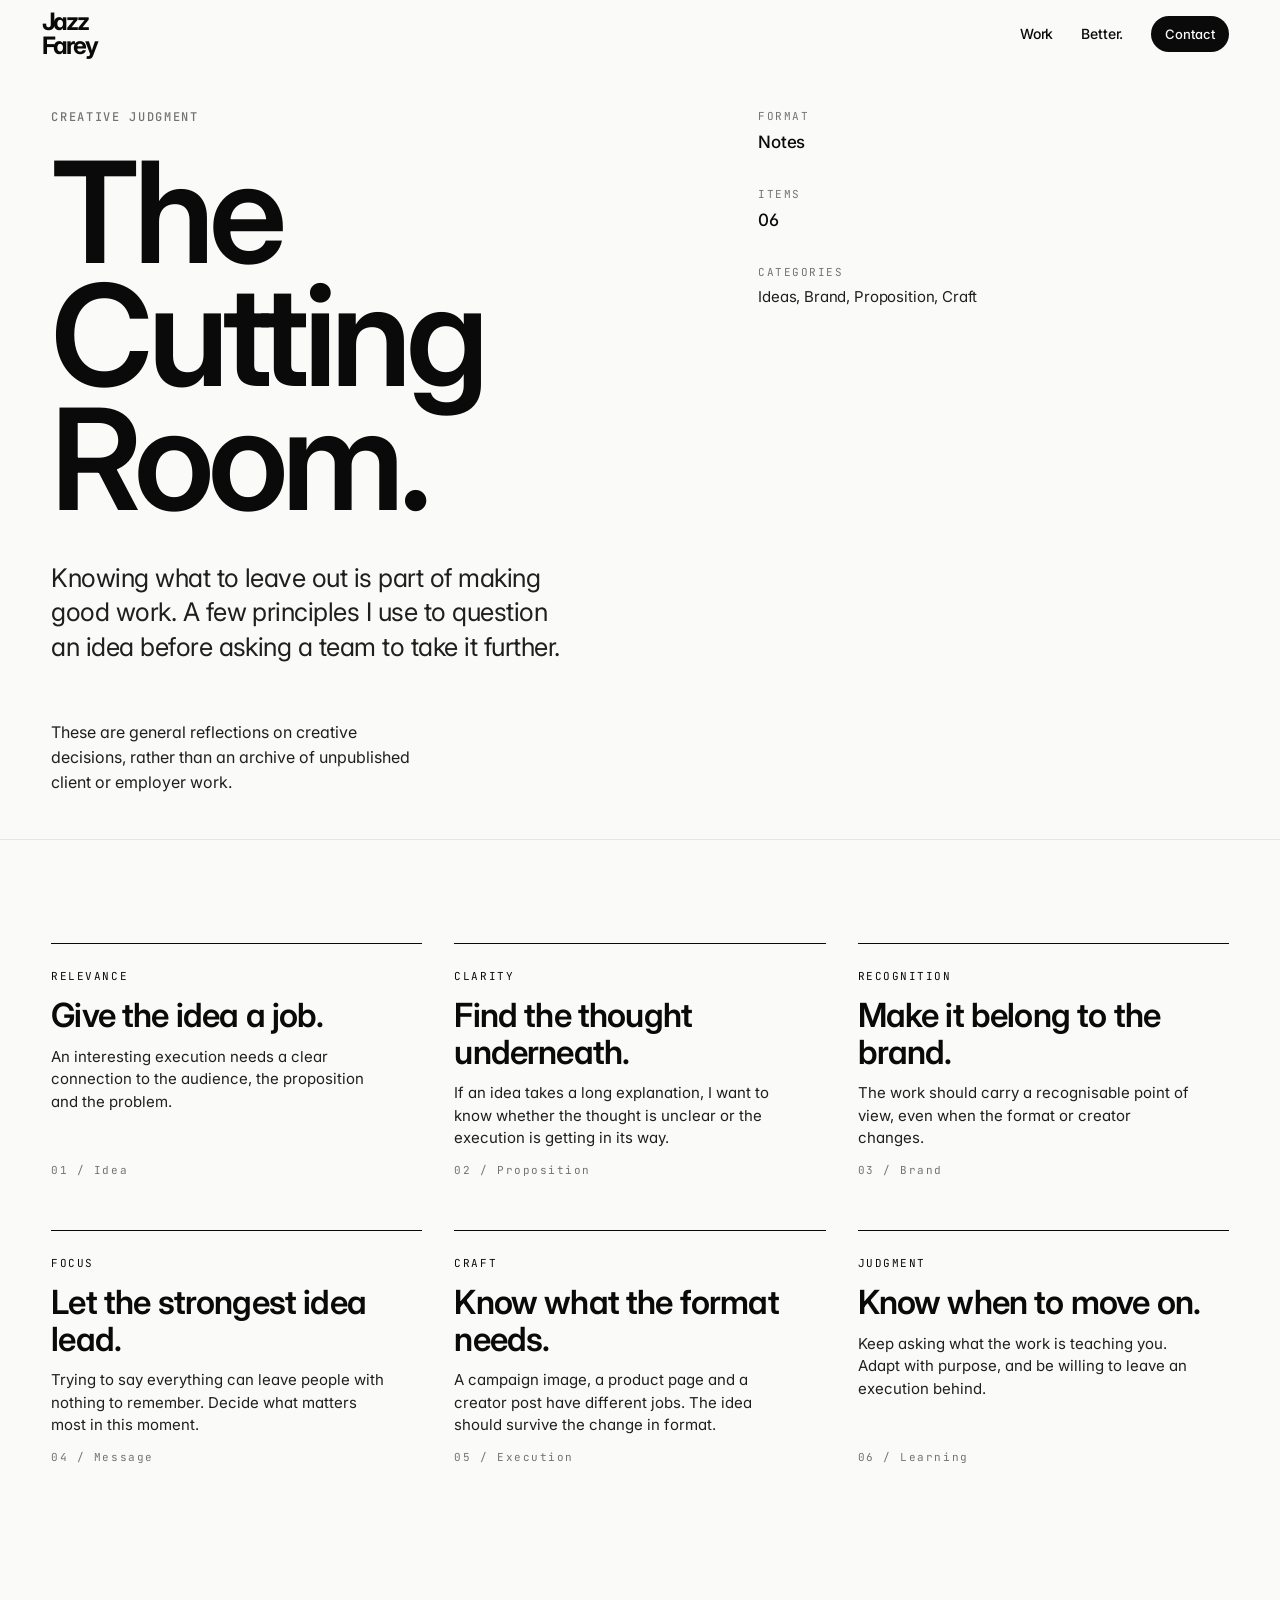
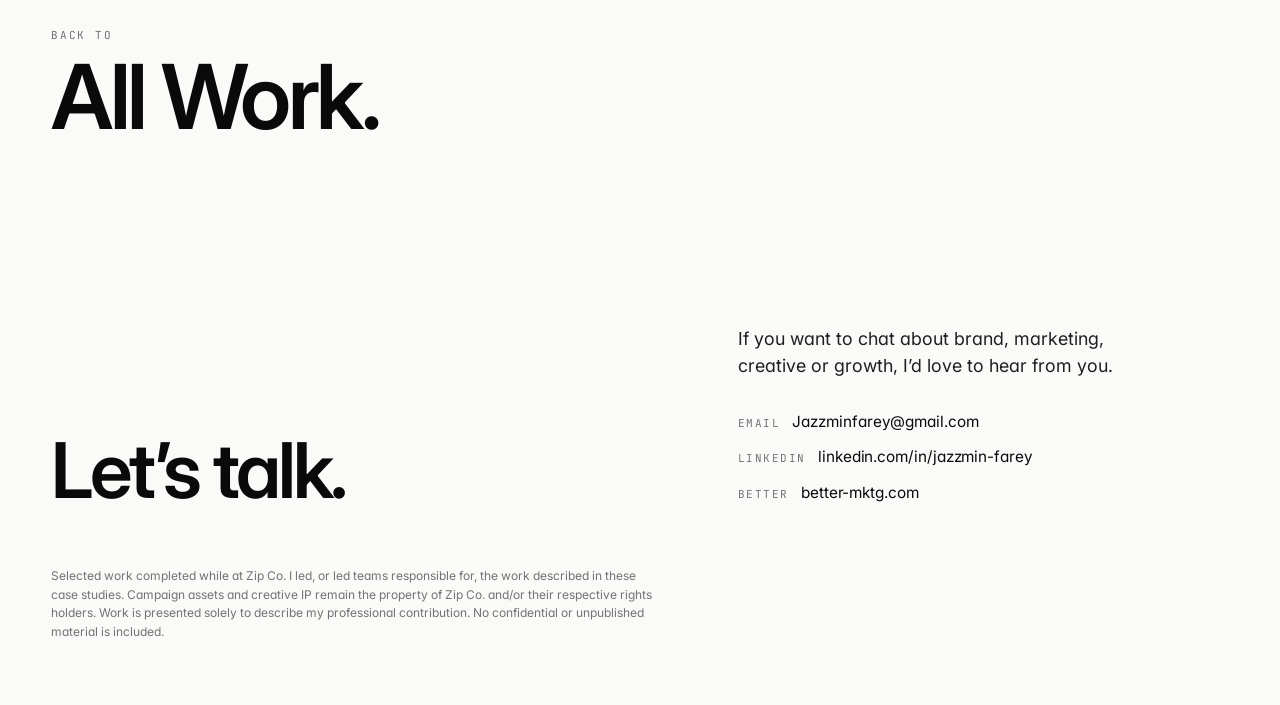
<file: cutting-room.html>
<!doctype html>
<html lang="en">
<head>
<meta charset="utf-8" />
<meta name="viewport" content="width=device-width, initial-scale=1" />
<title>The Cutting Room · Jazz Farey</title>
<meta name="description" content="Notes on creative judgment: what to keep, what to question and when to move on." />
<meta name="theme-color" content="#FAFAF8" />

<meta property="og:type" content="website" />
<meta property="og:title" content="The Cutting Room · Jazz Farey" />
<meta property="og:description" content="Notes on creative judgment: what to keep, what to question and when to move on." />
<meta property="og:image" content="https://jazzminfarey.github.io/selected/Assets/social-preview.png" />
<meta property="og:url" content="https://jazzminfarey.github.io/selected/cutting-room.html" />
<link rel="canonical" href="https://jazzminfarey.github.io/selected/cutting-room.html" />
<meta name="twitter:card" content="summary_large_image" />
<meta name="twitter:title" content="The Cutting Room · Jazz Farey" />
<meta name="twitter:description" content="Notes on creative judgment: what to keep, what to question and when to move on." />
<meta name="twitter:image" content="https://jazzminfarey.github.io/selected/Assets/social-preview.png" />

<link rel="icon" type="image/svg+xml" href="data:image/svg+xml,%3Csvg xmlns='http://www.w3.org/2000/svg' viewBox='0 0 100 100'%3E%3Ccircle cx='50' cy='50' r='40' fill='%230A0A0A'/%3E%3C/svg%3E" />

<link rel="preconnect" href="https://fonts.googleapis.com" />
<link rel="preconnect" href="https://fonts.gstatic.com" crossorigin />
<link rel="stylesheet" href="styles/main.css" />
</head>
<body>

<a class="skip-link" href="#main">Skip to content</a>

<header class="nav" role="banner">
  <div class="nav-inner">
    <a href="index.html" class="brand">Jazz Farey</a>
    <nav class="nav-links" aria-label="Primary">
      <a href="index.html#work">Work</a>
      <a href="index.html#building">Better.</a>
      <a href="index.html#contact" class="nav-cta">Contact</a>
    </nav>
  </div>
</header>

<main id="main">

<!-- HEAD -->
<section class="wrap project-head">
  <div class="left reveal">
    <div class="t-mono mb-md">Creative judgment</div>
    <h1 class="project-title" style="font-size: clamp(56px, 11vw, 192px); line-height:0.88;">The Cutting Room.</h1>
    <p class="project-lead" style="margin-top: clamp(20px, 2.5vw, 32px);">
      Knowing what to leave out is part of making good work. A few principles I use to question an idea before asking a team to take it further.
    </p>
    <p class="t-body" style="margin-top: 1em; max-width: 38ch;">
      These are general reflections on creative decisions, rather than an archive of unpublished client or employer work.
    </p>
  </div>

  <aside class="project-meta reveal" data-delay="1">
    <div class="row"><span class="label">Format</span><span class="v">Notes</span></div>
    <div class="row"><span class="label">Items</span><span class="v">06</span></div>
    <div class="row"><span class="label">Categories</span><span class="v small">Ideas, Brand, Proposition, Craft</span></div>
  </aside>
</section>

<!-- CUTS GRID -->
<section class="wrap section" style="border-top: 1px solid var(--divider);">
  <div class="cuts">

    <article class="cut reveal">
      <span class="tag">Relevance</span>
      <h3>Give the idea a job.</h3>
      <p>An interesting execution needs a clear connection to the audience, the proposition and the problem.</p>
      <span class="num">01 / Idea</span>
    </article>

    <article class="cut reveal">
      <span class="tag">Clarity</span>
      <h3>Find the thought underneath.</h3>
      <p>If an idea takes a long explanation, I want to know whether the thought is unclear or the execution is getting in its way.</p>
      <span class="num">02 / Proposition</span>
    </article>

    <article class="cut reveal">
      <span class="tag">Recognition</span>
      <h3>Make it belong to the brand.</h3>
      <p>The work should carry a recognisable point of view, even when the format or creator changes.</p>
      <span class="num">03 / Brand</span>
    </article>

    <article class="cut reveal">
      <span class="tag">Focus</span>
      <h3>Let the strongest idea lead.</h3>
      <p>Trying to say everything can leave people with nothing to remember. Decide what matters most in this moment.</p>
      <span class="num">04 / Message</span>
    </article>

    <article class="cut reveal">
      <span class="tag">Craft</span>
      <h3>Know what the format needs.</h3>
      <p>A campaign image, a product page and a creator post have different jobs. The idea should survive the change in format.</p>
      <span class="num">05 / Execution</span>
    </article>

    <article class="cut reveal">
      <span class="tag">Judgment</span>
      <h3>Know when to move on.</h3>
      <p>Keep asking what the work is teaching you. Adapt with purpose, and be willing to leave an execution behind.</p>
      <span class="num">06 / Learning</span>
    </article>
  </div>
</section>

<!-- BACK -->
<section class="wrap next">
  <a href="index.html#work" aria-label="Back to all work">
    <div class="label">Back to</div>
    <div class="title">All Work.</div>
  </a>
</section>

</main>

<!-- CONTACT -->
<section class="contact wrap">
  <div class="contact-grid reveal">
    <h2 class="contact-heading">Let&rsquo;s talk.</h2>
    <div>
      <p class="contact-body">If you want to chat about brand, marketing, creative or growth, I&rsquo;d love to hear from you.</p>
      <ul class="contact-links">
        <li><span class="label">Email</span><a href="mailto:Jazzminfarey@gmail.com">Jazzminfarey@gmail.com</a></li>
        <li><span class="label">LinkedIn</span><a href="https://www.linkedin.com/in/jazzmin-farey/" target="_blank" rel="noopener">linkedin.com/in/jazzmin-farey</a></li>
        <li><span class="label">Better</span><a href="https://better-mktg.com" target="_blank" rel="noopener">better-mktg.com</a></li>
      </ul>
    </div>
  </div>
  <p class="contact-disclaimer">Selected work completed while at Zip Co. I led, or led teams responsible for, the work described in these case studies. Campaign assets and creative IP remain the property of Zip Co. and/or their respective rights holders. Work is presented solely to describe my professional contribution. No confidential or unpublished material is included.</p>
</section>

<script src="scripts/main.js" defer></script>
</body>
</html>
</file>
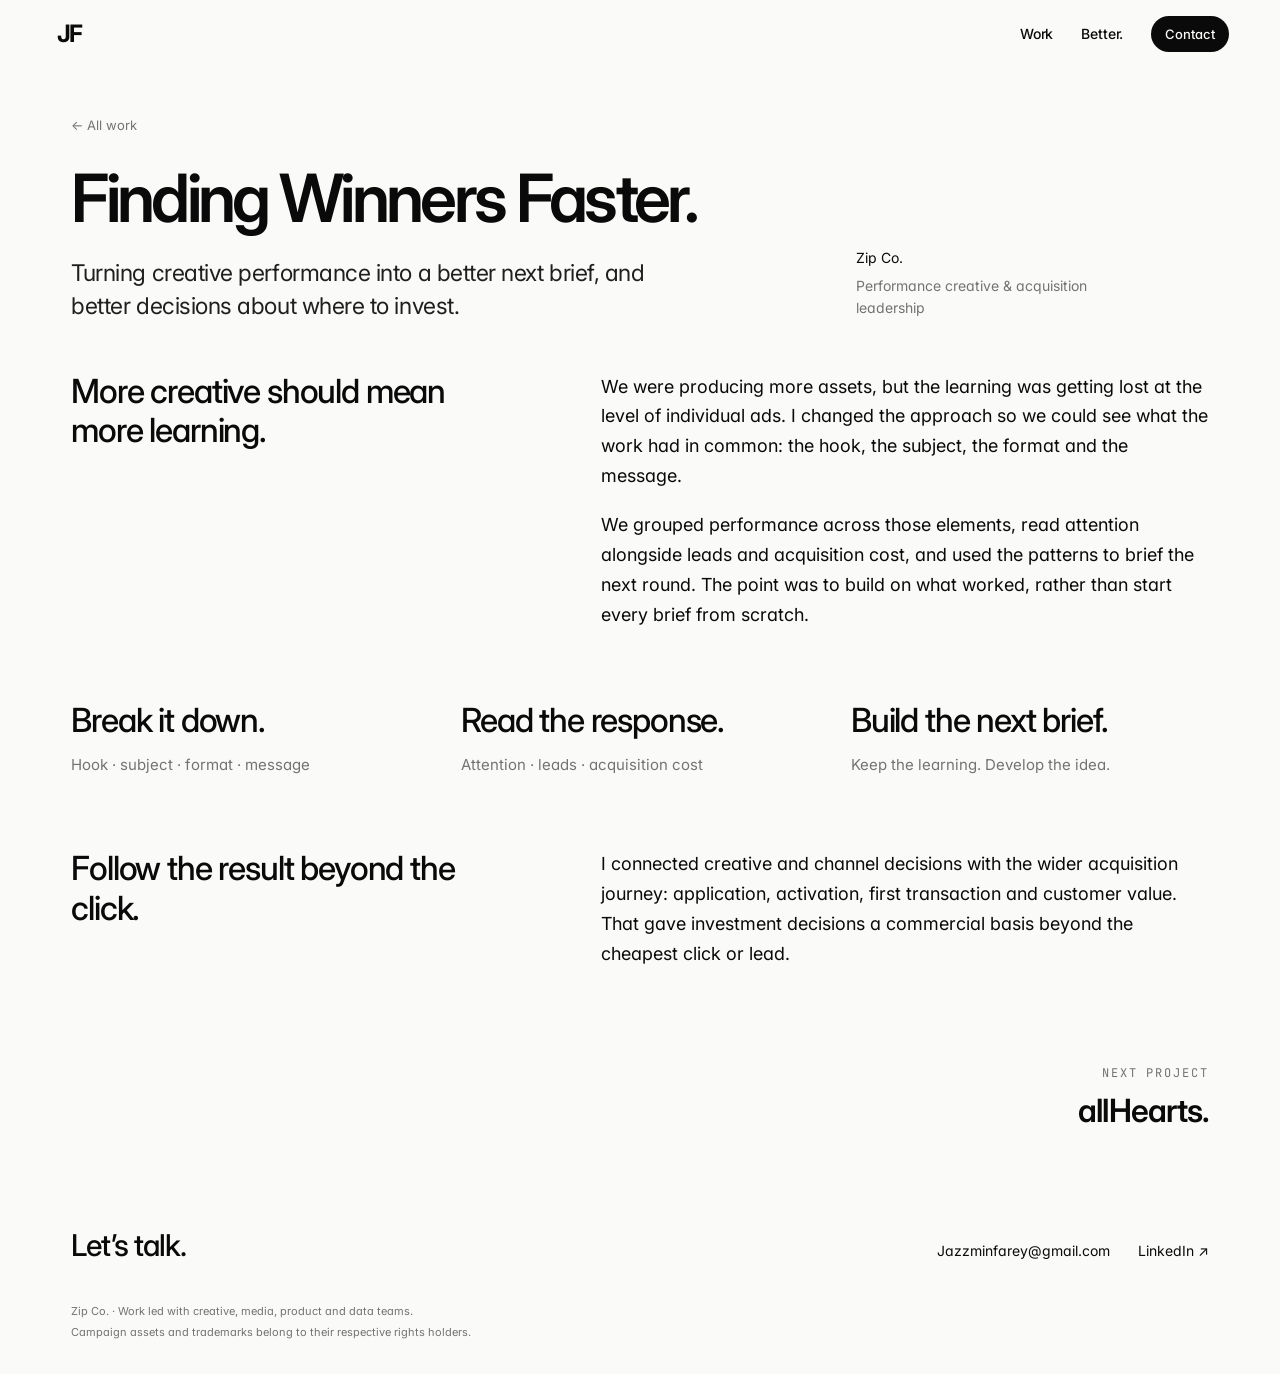
<file: finding-winners-faster.html>
<!DOCTYPE html>

<html lang="en">
<head>
<meta charset="utf-8"/>
<meta content="width=device-width, initial-scale=1" name="viewport"/>
<title>Finding Winners Faster · Creative &amp; Growth Systems · Jazz Farey</title>
<meta content="Turning creative performance into a better next brief, and better decisions about where to invest." name="description"/>
<meta content="#FAFAF8" name="theme-color"/>
<meta content="website" property="og:type"/>
<meta content="Finding Winners Faster · Creative &amp; Growth Systems · Jazz Farey" property="og:title"/>
<meta content="Turning creative performance into a better next brief, and better decisions about where to invest." property="og:description"/>
<meta content="https://jazzminfarey.github.io/selected/Assets/social-preview.png" property="og:image"/>
<meta content="https://jazzminfarey.github.io/selected/finding-winners-faster.html" property="og:url"/>
<link href="https://jazzminfarey.github.io/selected/finding-winners-faster.html" rel="canonical"/>
<meta content="summary_large_image" name="twitter:card"/>
<meta content="Finding Winners Faster · Creative &amp; Growth Systems · Jazz Farey" name="twitter:title"/>
<meta content="Turning creative performance into a better next brief, and better decisions about where to invest." name="twitter:description"/>
<meta content="https://jazzminfarey.github.io/selected/Assets/social-preview.png" name="twitter:image"/>
<link href="data:image/svg+xml,%3Csvg xmlns='http://www.w3.org/2000/svg' viewBox='0 0 100 100'%3E%3Ccircle cx='50' cy='50' r='40' fill='%230A0A0A'/%3E%3C/svg%3E" rel="icon" type="image/svg+xml"/>
<link href="https://fonts.googleapis.com" rel="preconnect"/>
<link crossorigin="" href="https://fonts.gstatic.com" rel="preconnect"/>
<link href="styles/main.css" rel="stylesheet"/>
<link href="styles/campaigns.css" rel="stylesheet"/></head>
<body class="case-page">
<a class="skip-link" href="#main">Skip to content</a>
<header class="nav" role="banner">
<div class="nav-inner">
<a aria-label="Jazz Farey home" class="brand" href="index.html">JF</a>
<nav aria-label="Primary" class="nav-links">
<a href="index.html#work">Work</a>
<a href="better.html">Better.</a>
<a class="nav-cta" href="index.html#contact">Contact</a>
</nav>
</div>
</header>
<main id="main">
<!-- TITLE -->
<section class="wrap project-head">
<div class="case-overview"><a class="case-back" href="index.html#work">← All work</a>
<h1 class="project-title">Finding Winners Faster.</h1>
<p class="project-lead">Turning creative performance into a better next brief, and better decisions about where to invest.</p></div>
<p class="case-context"><span>Zip Co.</span><span>Performance creative &amp; acquisition leadership</span></p></section><section class="wrap case-story"><h2>More creative should mean more learning.</h2><div class="story-copy"><p>We were producing more assets, but the learning was getting lost at the level of individual ads. I changed the approach so we could see what the work had in common: the hook, the subject, the format and the message.</p><p>We grouped performance across those elements, read attention alongside leads and acquisition cost, and used the patterns to brief the next round. The point was to build on what worked, rather than start every brief from scratch.</p></div></section><section aria-label="Creative testing approach" class="wrap learning-loop"><div><h3>Break it down.</h3><p>Hook · subject · format · message</p></div><div><h3>Read the response.</h3><p>Attention · leads · acquisition cost</p></div><div><h3>Build the next brief.</h3><p>Keep the learning. Develop the idea.</p></div></section>
<!-- APPROACH -->



<!-- NEXT -->
<section class="wrap case-story"><h2>Follow the result beyond the click.</h2><div class="story-copy"><p>I connected creative and channel decisions with the wider acquisition journey: application, activation, first transaction and customer value. That gave investment decisions a commercial basis beyond the cheapest click or lead.</p></div></section><section class="wrap next">
<a aria-label="Next: allHearts" href="allhearts.html">
<div class="label">Next project</div>
<div class="title">allHearts.</div>
</a>
</section>
</main>
<!-- CONTACT -->
<section class="contact wrap"><div class="case-contact"><h2>Let’s talk.</h2><a href="mailto:Jazzminfarey@gmail.com">Jazzminfarey@gmail.com</a><a href="https://www.linkedin.com/in/jazzmin-farey/" rel="noopener" target="_blank">LinkedIn ↗</a></div><div class="case-smallprint"><p>Zip Co. · Work led with creative, media, product and data teams.</p><p>Campaign assets and trademarks belong to their respective rights holders.</p></div></section>
<script defer="" src="scripts/main.js"></script>
</body>
</html>
</file>
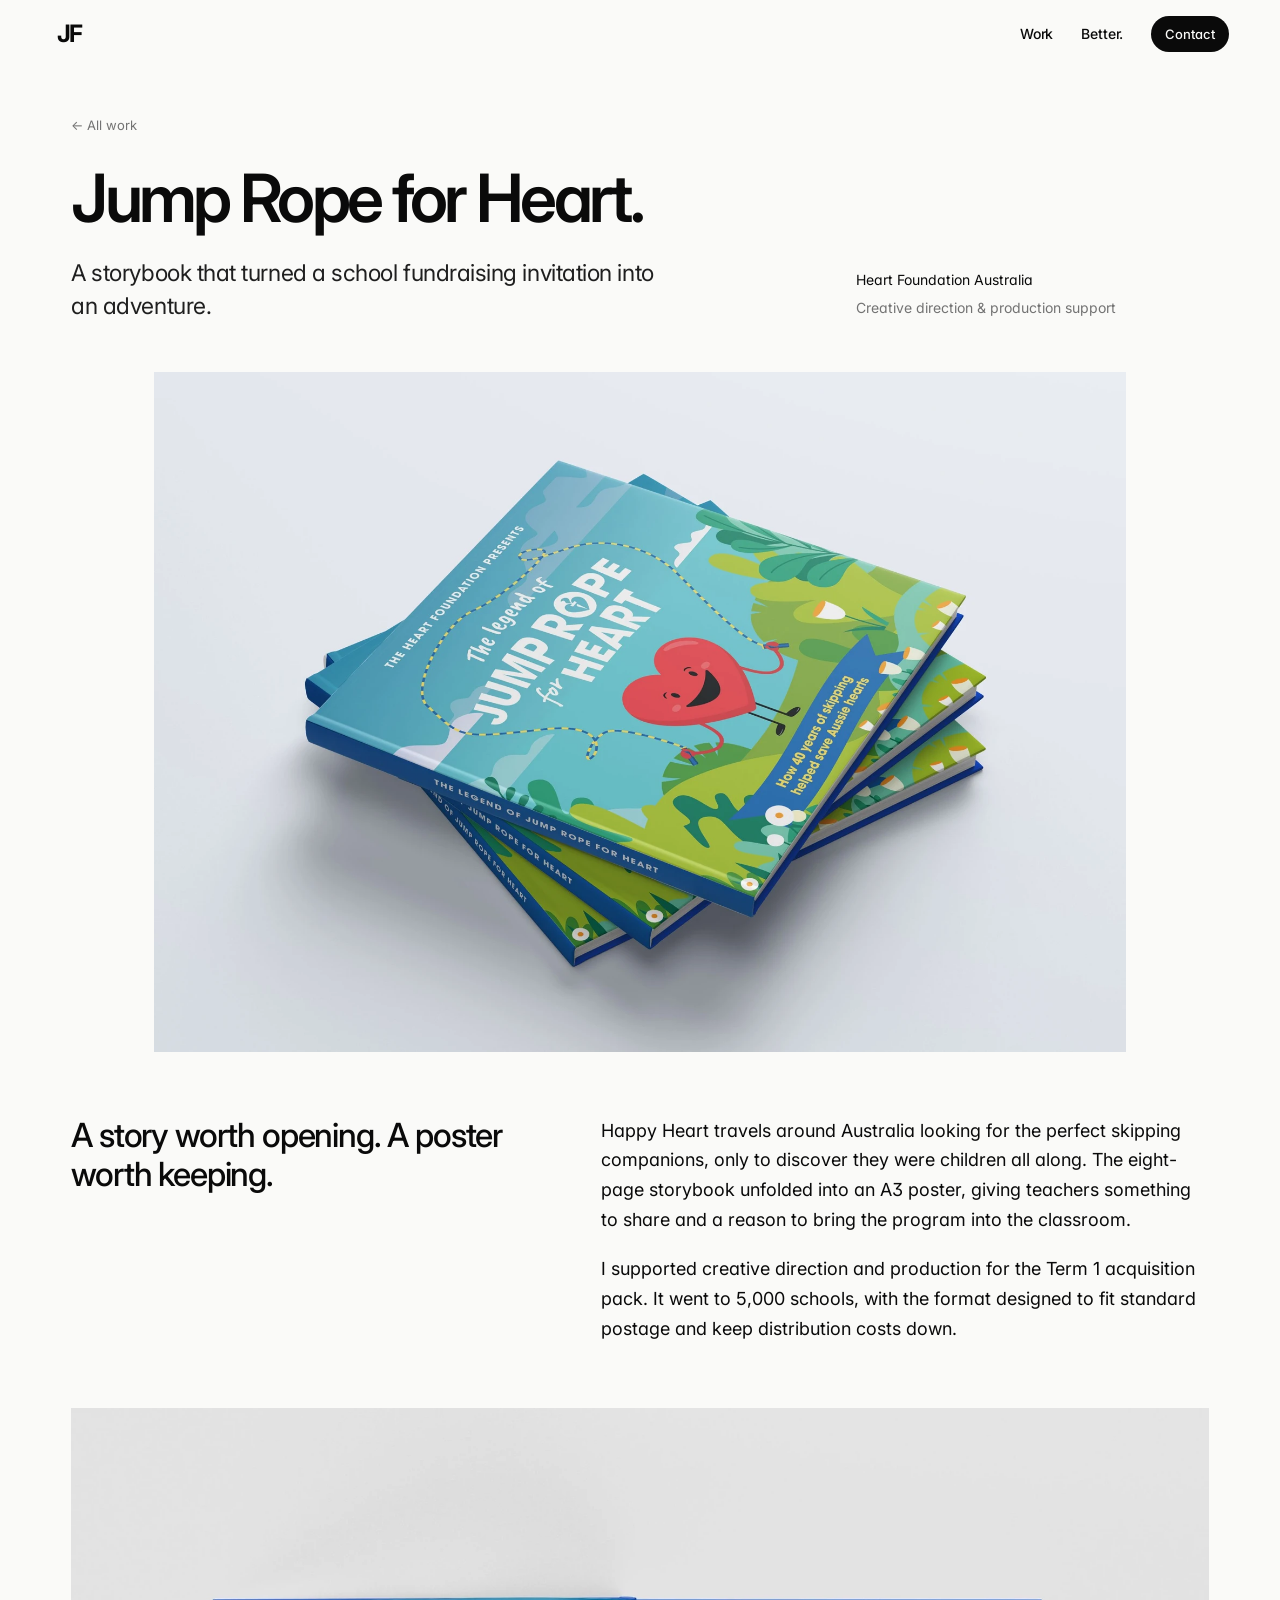
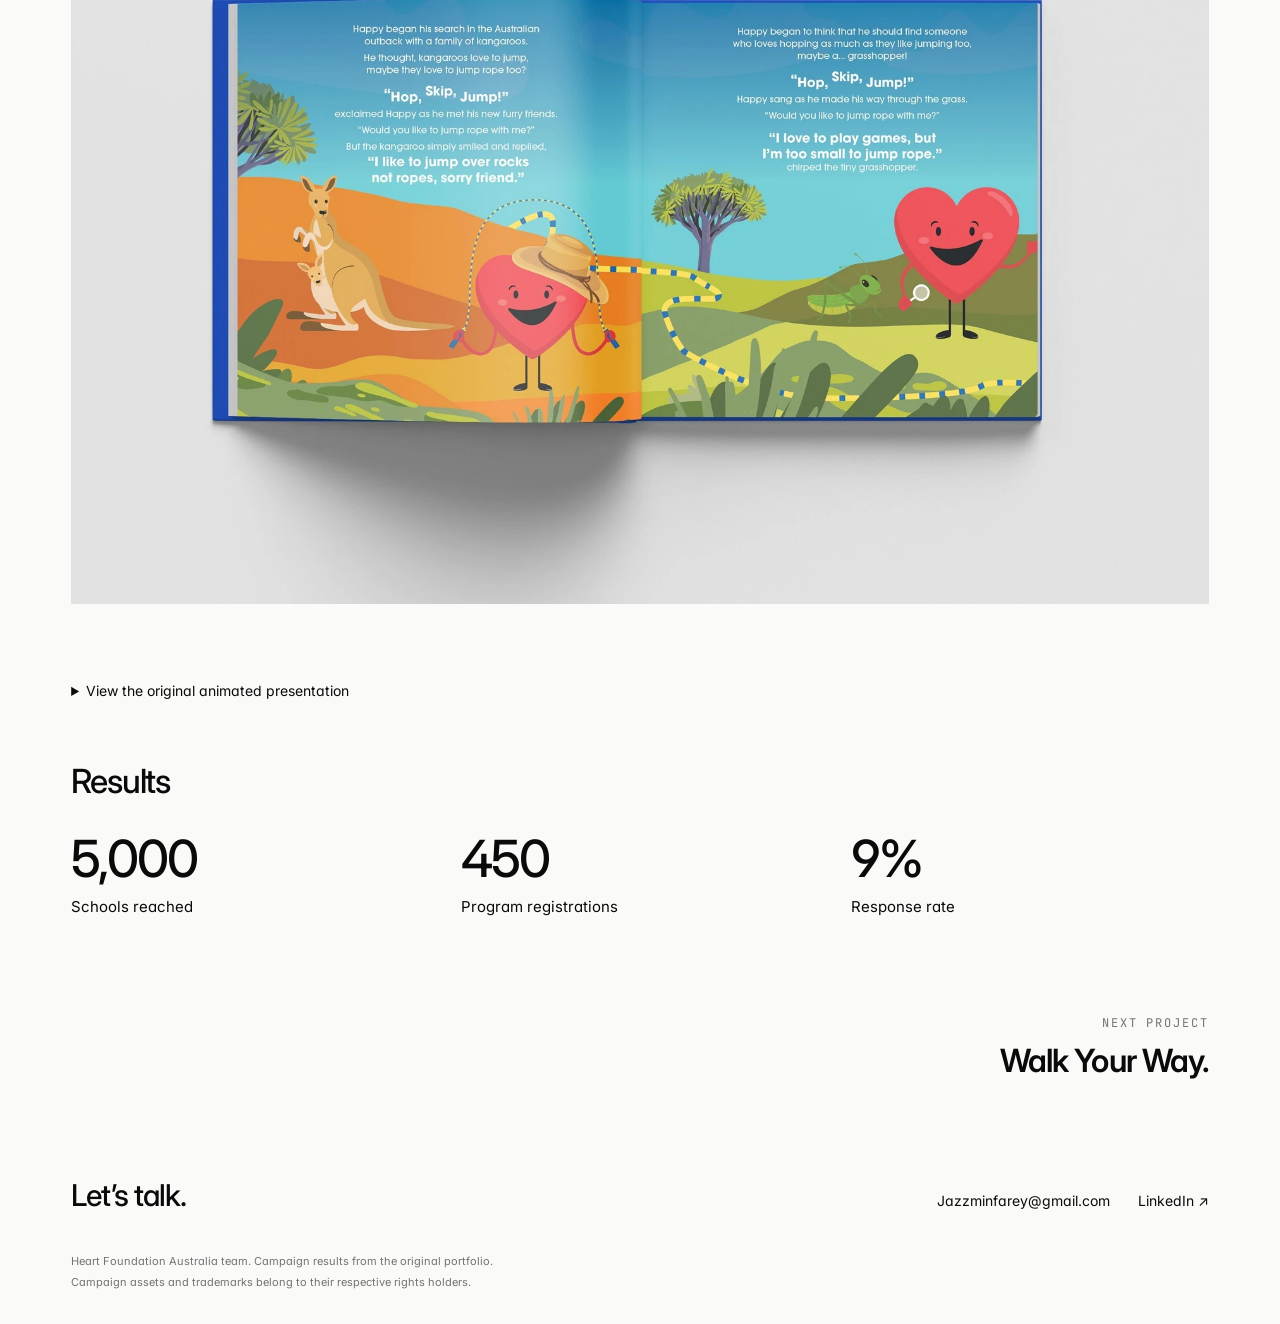
<file: jump-rope-for-heart.html>
<!DOCTYPE html>

<html lang="en">
<head>
<meta charset="utf-8"/>
<meta content="width=device-width, initial-scale=1" name="viewport"/>
<title>Jump Rope for Heart · Jazz Farey</title>
<meta content="A storybook that turned a school fundraising invitation into an adventure." name="description"/>
<meta content="#FAFAF8" name="theme-color"/>
<meta content="website" property="og:type"/>
<meta content="Jump Rope for Heart · Jazz Farey" property="og:title"/>

<meta content="https://jazzminfarey.github.io/selected/Assets/social-preview.png" property="og:image"/>
<meta content="https://jazzminfarey.github.io/selected/jump-rope-for-heart.html" property="og:url"/>
<link href="https://jazzminfarey.github.io/selected/jump-rope-for-heart.html" rel="canonical"/>
<meta content="summary_large_image" name="twitter:card"/>
<meta content="Jump Rope for Heart · Jazz Farey" name="twitter:title"/>

<meta content="https://jazzminfarey.github.io/selected/Assets/social-preview.png" name="twitter:image"/>
<link href="data:image/svg+xml,%3Csvg xmlns='http://www.w3.org/2000/svg' viewBox='0 0 100 100'%3E%3Ccircle cx='50' cy='50' r='40' fill='%230A0A0A'/%3E%3C/svg%3E" rel="icon" type="image/svg+xml"/>
<link href="https://fonts.googleapis.com" rel="preconnect"/>
<link crossorigin="" href="https://fonts.gstatic.com" rel="preconnect"/>
<link href="styles/main.css" rel="stylesheet"/>
<link href="styles/campaigns.css" rel="stylesheet"/></head>
<body class="case-page">
<a class="skip-link" href="#main">Skip to content</a>
<header class="nav" role="banner">
<div class="nav-inner">
<a aria-label="Jazz Farey home" class="brand" href="index.html">JF</a>
<nav aria-label="Primary" class="nav-links">
<a href="index.html#work">Work</a>
<a href="better.html">Better.</a>
<a class="nav-cta" href="index.html#contact">Contact</a>
</nav>
</div>
</header>
<main id="main"><section class="wrap project-head"><div class="case-overview"><a class="case-back" href="index.html#work">← All work</a><h1 class="project-title">Jump Rope for Heart.</h1><p class="project-lead">A storybook that turned a school fundraising invitation into an adventure.</p></div><p class="case-context"><span>Heart Foundation Australia</span><span>Creative direction &amp; production support</span></p></section><section class="wrap campaign-hero earlier-hero" id="campaign-hero"><img alt="Jump Rope for Heart. Campaign creative" fetchpriority="high" height="1260" loading="eager" src="Assets/earlier/home-3.webp" width="1800"/></section><section class="wrap case-story"><h2>A story worth opening. A poster worth keeping.</h2><div class="story-copy"><p>Happy Heart travels around Australia looking for the perfect skipping companions, only to discover they were children all along. The eight-page storybook unfolded into an A3 poster, giving teachers something to share and a reason to bring the program into the classroom.</p><p>I supported creative direction and production for the Term 1 acquisition pack. It went to 5,000 schools, with the format designed to fit standard postage and keep distribution costs down.</p></div></section><section class="wrap case-gallery" id="campaign-gallery"><figure class="wide"><img alt="Illustrated storybook spread" height="1260" loading="lazy" src="Assets/earlier/death-by-xoko-65a7m-2.webp" width="1800"/></figure></section><section class="wrap"><details class="motion-disclosure"><summary>View the original animated presentation</summary><img alt="Jump Rope for Heart storybook presentation" height="911" loading="lazy" src="Assets/earlier/jump-rope.gif" width="1000"/></details></section><section class="wrap case-results"><h2>Results</h2><div class="results-grid"><div><strong>5,000</strong><p>Schools reached</p></div><div><strong>450</strong><p>Program registrations</p></div><div><strong>9%</strong><p>Response rate</p></div></div></section><section class="wrap next"><a href="walk-your-way.html"><div class="label">Next project</div><div class="title">Walk Your Way.</div></a></section></main><!-- CONTACT -->
<section class="contact wrap"><div class="case-contact"><h2>Let’s talk.</h2><a href="mailto:Jazzminfarey@gmail.com">Jazzminfarey@gmail.com</a><a href="https://www.linkedin.com/in/jazzmin-farey/" rel="noopener" target="_blank">LinkedIn ↗</a></div><div class="case-smallprint"><p>Heart Foundation Australia team. Campaign results from the original portfolio.</p><p>Campaign assets and trademarks belong to their respective rights holders.</p></div></section>
<script defer="" src="scripts/main.js"></script>
</body>
</html>
</file>
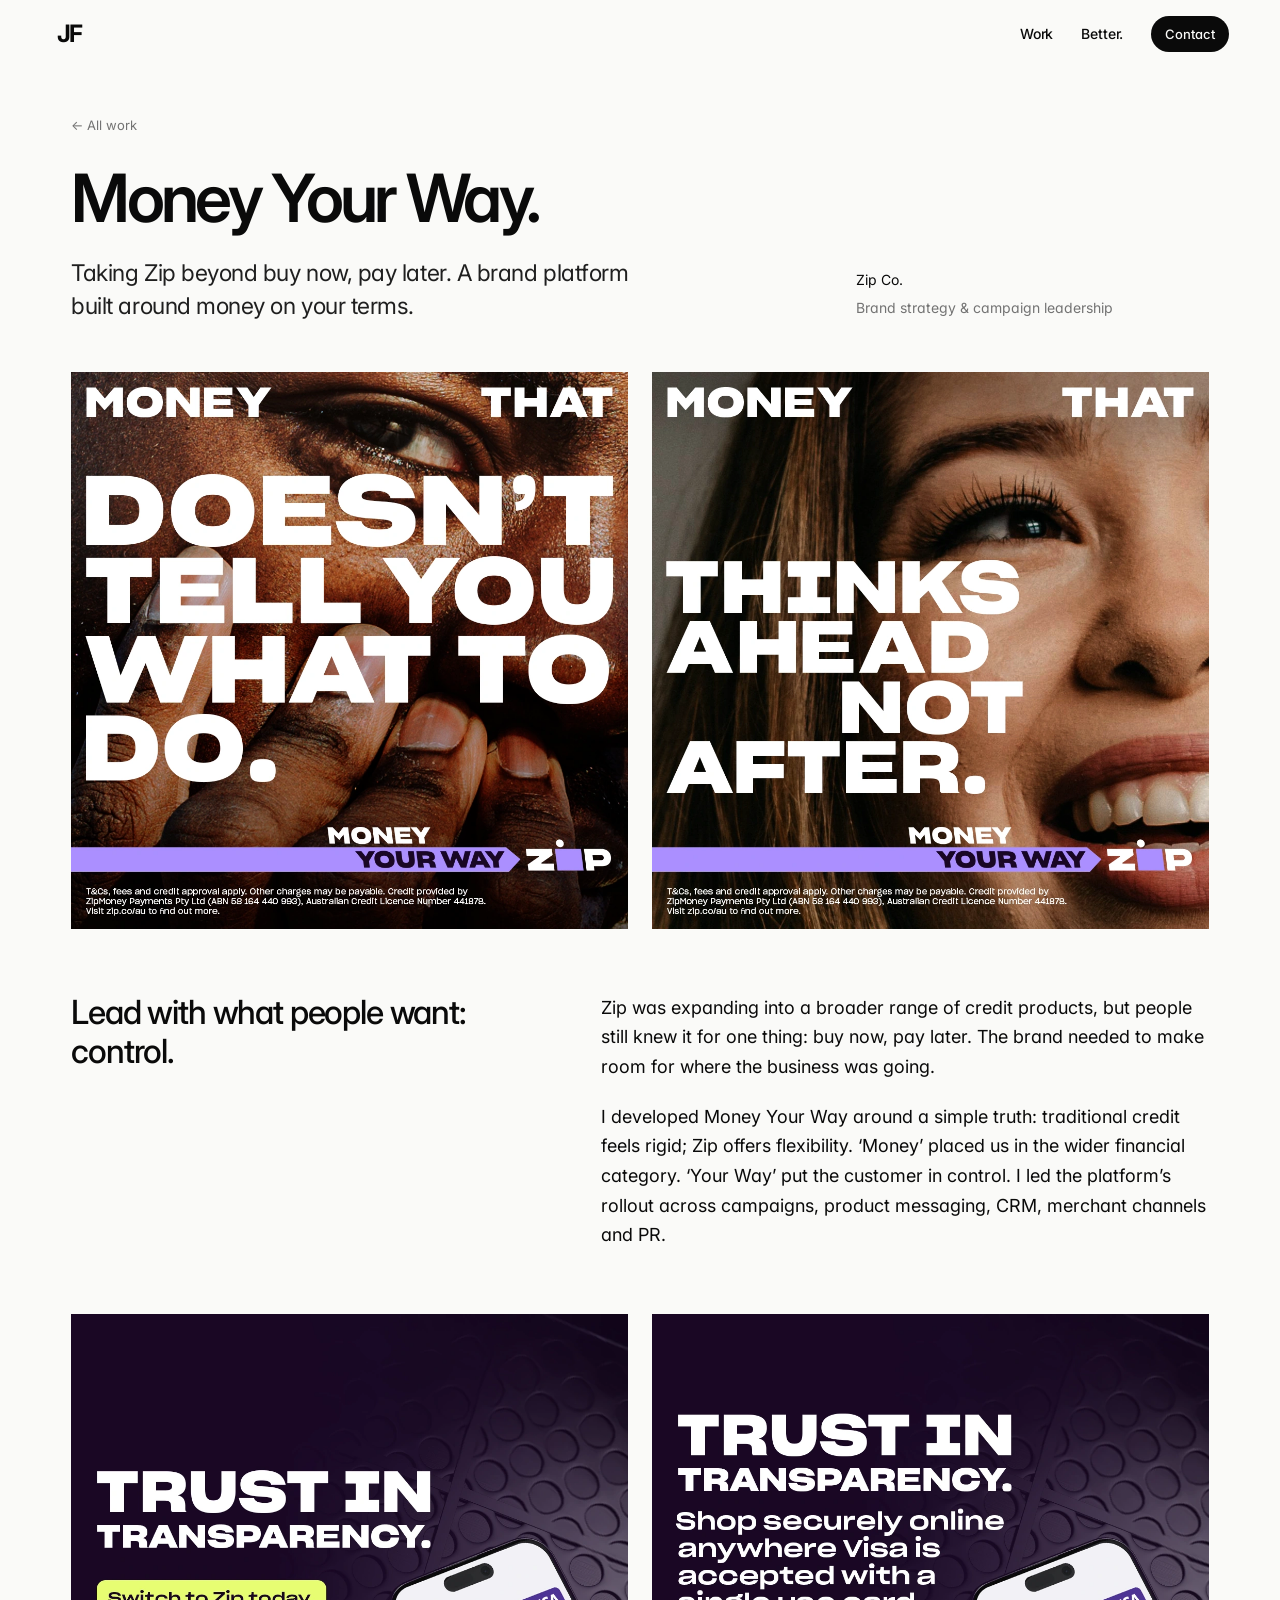
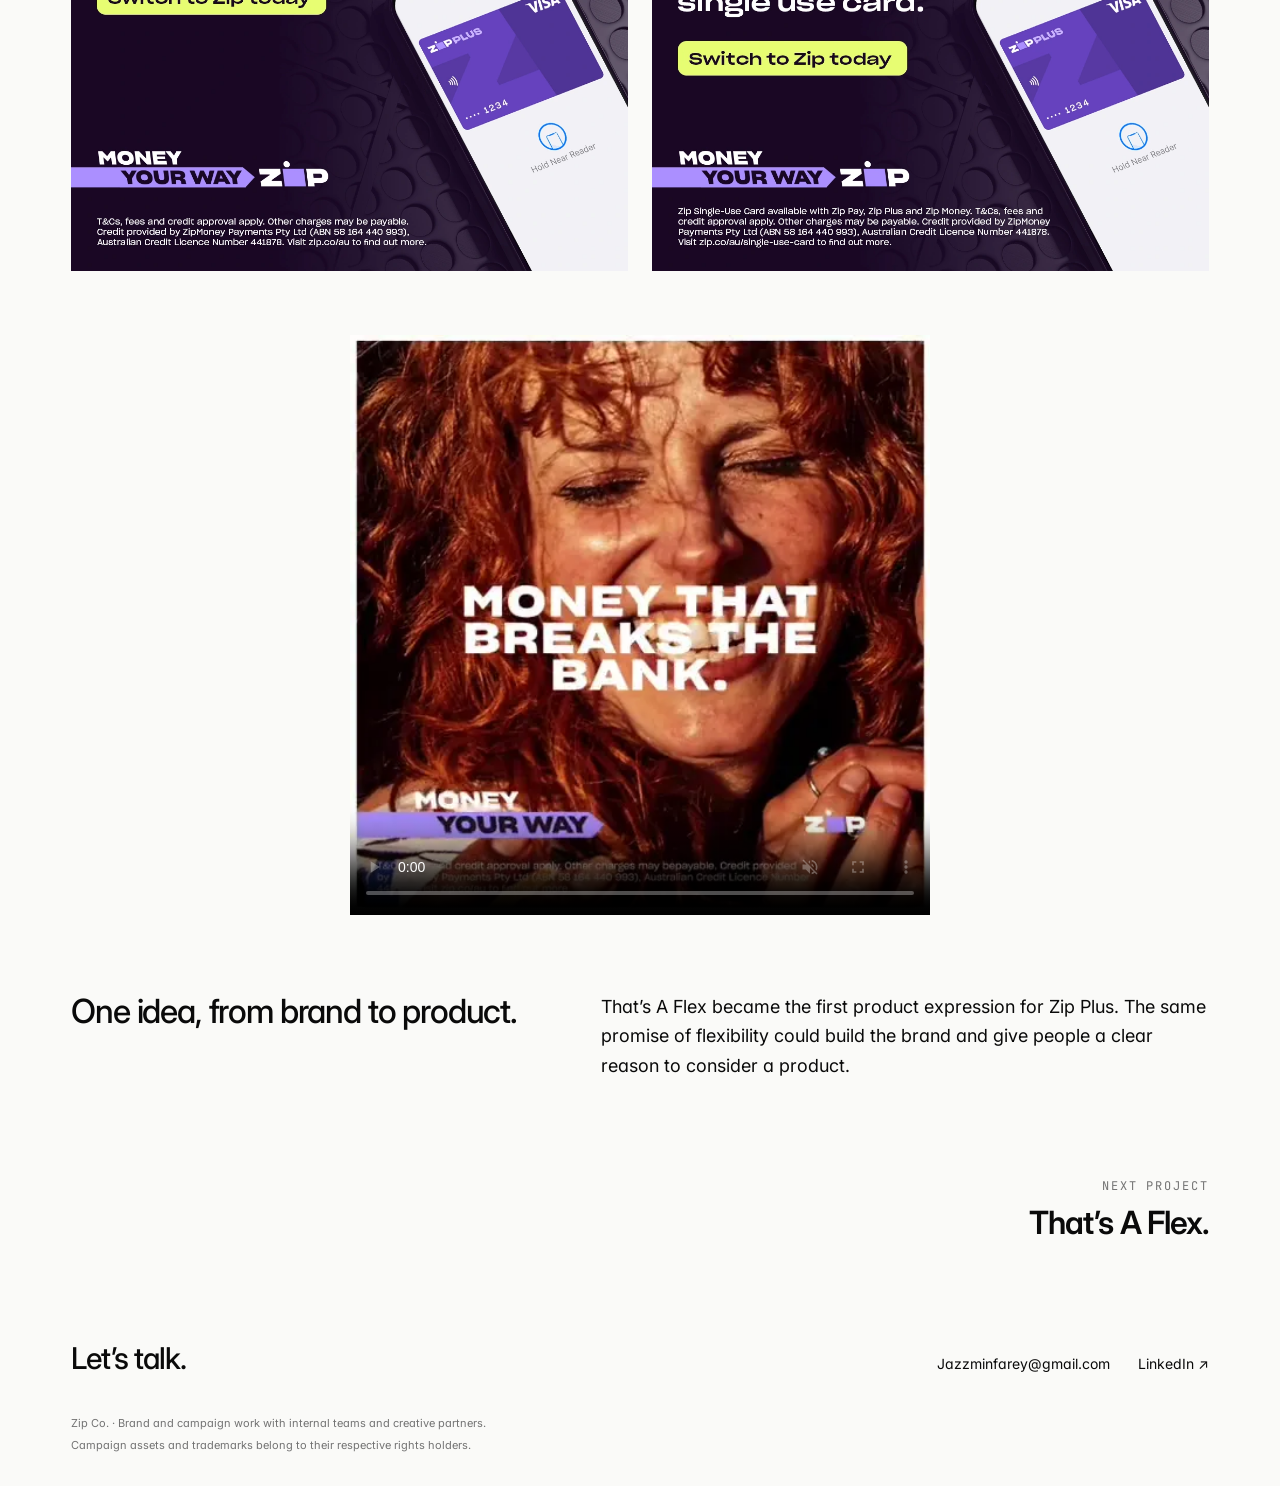
<file: money-your-way.html>
<!DOCTYPE html>

<html lang="en">
<head>
<meta charset="utf-8"/>
<meta content="width=device-width, initial-scale=1" name="viewport"/>
<title>Money Your Way · Brand &amp; Campaigns · Jazz Farey</title>
<meta content="Taking Zip beyond buy now, pay later. A brand platform built around money on your terms." name="description"/>
<meta content="#FAFAF8" name="theme-color"/>
<meta content="website" property="og:type"/>
<meta content="Money Your Way · Brand &amp; Campaigns · Jazz Farey" property="og:title"/>
<meta content="Taking Zip beyond buy now, pay later. A brand platform built around money on your terms." property="og:description"/>
<meta content="https://jazzminfarey.github.io/selected/Assets/social-preview.png" property="og:image"/>
<meta content="https://jazzminfarey.github.io/selected/money-your-way.html" property="og:url"/>
<link href="https://jazzminfarey.github.io/selected/money-your-way.html" rel="canonical"/>
<meta content="summary_large_image" name="twitter:card"/>
<meta content="Money Your Way · Brand &amp; Campaigns · Jazz Farey" name="twitter:title"/>
<meta content="Taking Zip beyond buy now, pay later. A brand platform built around money on your terms." name="twitter:description"/>
<meta content="https://jazzminfarey.github.io/selected/Assets/social-preview.png" name="twitter:image"/>
<link href="data:image/svg+xml,%3Csvg xmlns='http://www.w3.org/2000/svg' viewBox='0 0 100 100'%3E%3Ccircle cx='50' cy='50' r='40' fill='%230A0A0A'/%3E%3C/svg%3E" rel="icon" type="image/svg+xml"/>
<link href="https://fonts.googleapis.com" rel="preconnect"/>
<link crossorigin="" href="https://fonts.gstatic.com" rel="preconnect"/>
<link href="styles/main.css" rel="stylesheet"/>
<link href="styles/campaigns.css" rel="stylesheet"/></head>
<body class="case-page">
<a class="skip-link" href="#main">Skip to content</a>
<header class="nav" role="banner">
<div class="nav-inner">
<a aria-label="Jazz Farey home" class="brand" href="index.html">JF</a>
<nav aria-label="Primary" class="nav-links">
<a href="index.html#work">Work</a>
<a href="better.html">Better.</a>
<a class="nav-cta" href="index.html#contact">Contact</a>
</nav>
</div>
</header>
<main id="main">
<!-- PROJECT HEAD -->
<section class="wrap project-head">
<div class="case-overview"><a class="case-back" href="index.html#work">← All work</a>
<h1 class="project-title">Money Your Way.</h1>
<p class="project-lead">Taking Zip beyond buy now, pay later. A brand platform built around money on your terms.</p></div>
<p class="case-context"><span>Zip Co.</span><span>Brand strategy &amp; campaign leadership</span></p></section><section class="wrap campaign-hero" id="campaign-hero" style=""><div class="case-hero-pair"><img alt="Money that doesn’t tell you what to do — Money Your Way" height="1080" loading="eager" src="Assets/drive/money-1.webp" width="1080"/><img alt="Money that thinks ahead, not after — Money Your Way" height="1080" loading="eager" src="Assets/drive/money-2.webp" width="1080"/></div></section><section class="wrap case-story"><h2>Lead with what people want: control.</h2><div class="story-copy"><p>Zip was expanding into a broader range of credit products, but people still knew it for one thing: buy now, pay later. The brand needed to make room for where the business was going.</p><p>I developed Money Your Way around a simple truth: traditional credit feels rigid; Zip offers flexibility. ‘Money’ placed us in the wider financial category. ‘Your Way’ put the customer in control. I led the platform’s rollout across campaigns, product messaging, CRM, merchant channels and PR.</p></div></section>
<!-- THE SHIFT -->

<!-- CURRENT BRAND CONTEXT -->
<section class="wrap" id="campaign-gallery" style="padding-bottom: clamp(40px, 6vw, 80px)"><div class="money-product-grid"><img alt="Money Your Way product execution 1" height="1080" loading="lazy" src="Assets/drive/money-3.webp" width="1080"/><img alt="Money Your Way product execution 3" height="1080" loading="lazy" src="Assets/drive/money-5.webp" width="1080"/></div><figure class="money-motion"><video aria-label="Money Your Way campaign motion" controls="" muted="" playsinline="" poster="Assets/drive/money-motion-poster.webp" preload="metadata"><source src="Assets/drive/money-motion.mp4" type="video/mp4"/></video></figure></section>
<!-- NEXT -->
<section class="wrap case-story"><h2>One idea, from brand to product.</h2><div class="story-copy"><p>That’s A Flex became the first product expression for Zip Plus. The same promise of flexibility could build the brand and give people a clear reason to consider a product.</p></div></section><section class="wrap next">
<a aria-label="Next case study: That’s A Flex" href="thats-a-flex.html">
<div class="label">Next project</div>
<div class="title">That’s A Flex.</div>
</a>
</section>
</main>
<!-- CONTACT -->
<section class="contact wrap"><div class="case-contact"><h2>Let’s talk.</h2><a href="mailto:Jazzminfarey@gmail.com">Jazzminfarey@gmail.com</a><a href="https://www.linkedin.com/in/jazzmin-farey/" rel="noopener" target="_blank">LinkedIn ↗</a></div><div class="case-smallprint"><p>Zip Co. · Brand and campaign work with internal teams and creative partners.</p><p>Campaign assets and trademarks belong to their respective rights holders.</p></div></section>
<script defer="" src="scripts/main.js"></script>
</body>
</html>
</file>
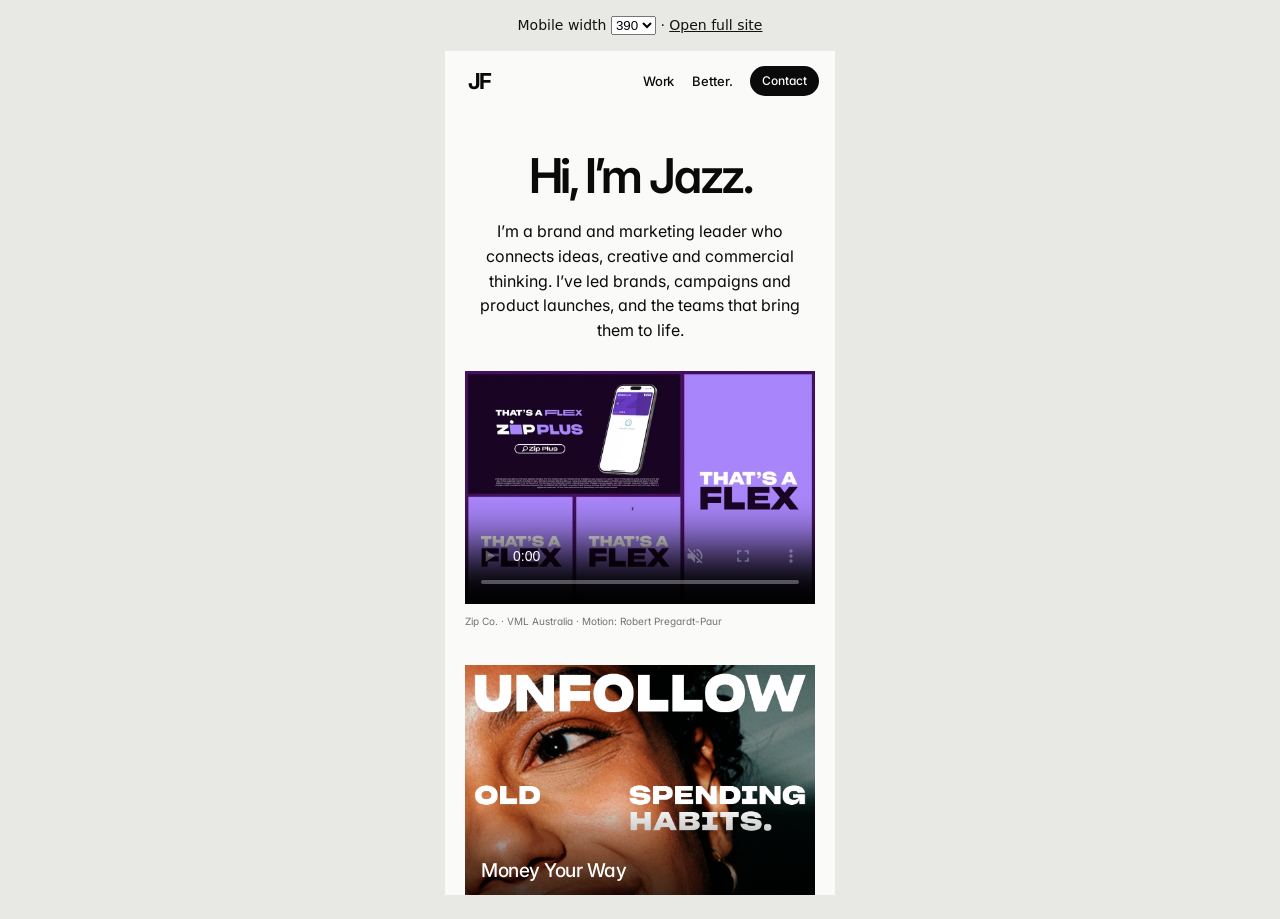
<file: preview-mobile.html>
<!doctype html><html lang="en"><head><meta charset="utf-8"><meta name="viewport" content="width=device-width,initial-scale=1"><meta name="robots" content="noindex"><title>Mobile preview · Jazz Farey</title><style>body{margin:0;background:#e8e8e5;font:14px system-ui;color:#111}header{padding:16px;text-align:center}a{color:inherit}iframe{display:block;width:390px;max-width:100%;height:844px;border:0;margin:0 auto 24px;background:white}</style></head><body><header><label for="preview-width">Mobile width</label> <select id="preview-width" aria-label="Mobile width"><option>375</option><option selected>390</option><option>430</option></select> · <a href="index.html">Open full site</a></header><iframe src="index.html" title="Portfolio at mobile width" allow="fullscreen" allowfullscreen></iframe><script>
const params=new URLSearchParams(location.search);
const widths=['375','390','430'];
const width=widths.includes(params.get('width'))?params.get('width'):'390';
const widthSelect=document.getElementById('preview-width');
widthSelect.value=width;
document.querySelector('iframe').style.width=width+'px';
widthSelect.addEventListener('change',()=>{document.querySelector('iframe').style.width=widthSelect.value+'px';});
const pages=['index.html','money-your-way.html','thats-a-flex.html','built-for-feed.html','finding-winners-faster.html','allhearts.html','barnardos-buddies.html','jump-rope-for-heart.html','walk-your-way.html'];
const sections=['work','earlier-title','campaign-hero','campaign-gallery','campaign-media','campaign-motion','creator-gallery','creative-system','measurement','ugc'];
const page=pages.includes(params.get('page'))?params.get('page'):'index.html';
const section=sections.includes(params.get('section'))?'#'+params.get('section'):'';
document.querySelector('iframe').src=page+section;
document.querySelector('header a').href=page+section;
</script></body></html>
</file>
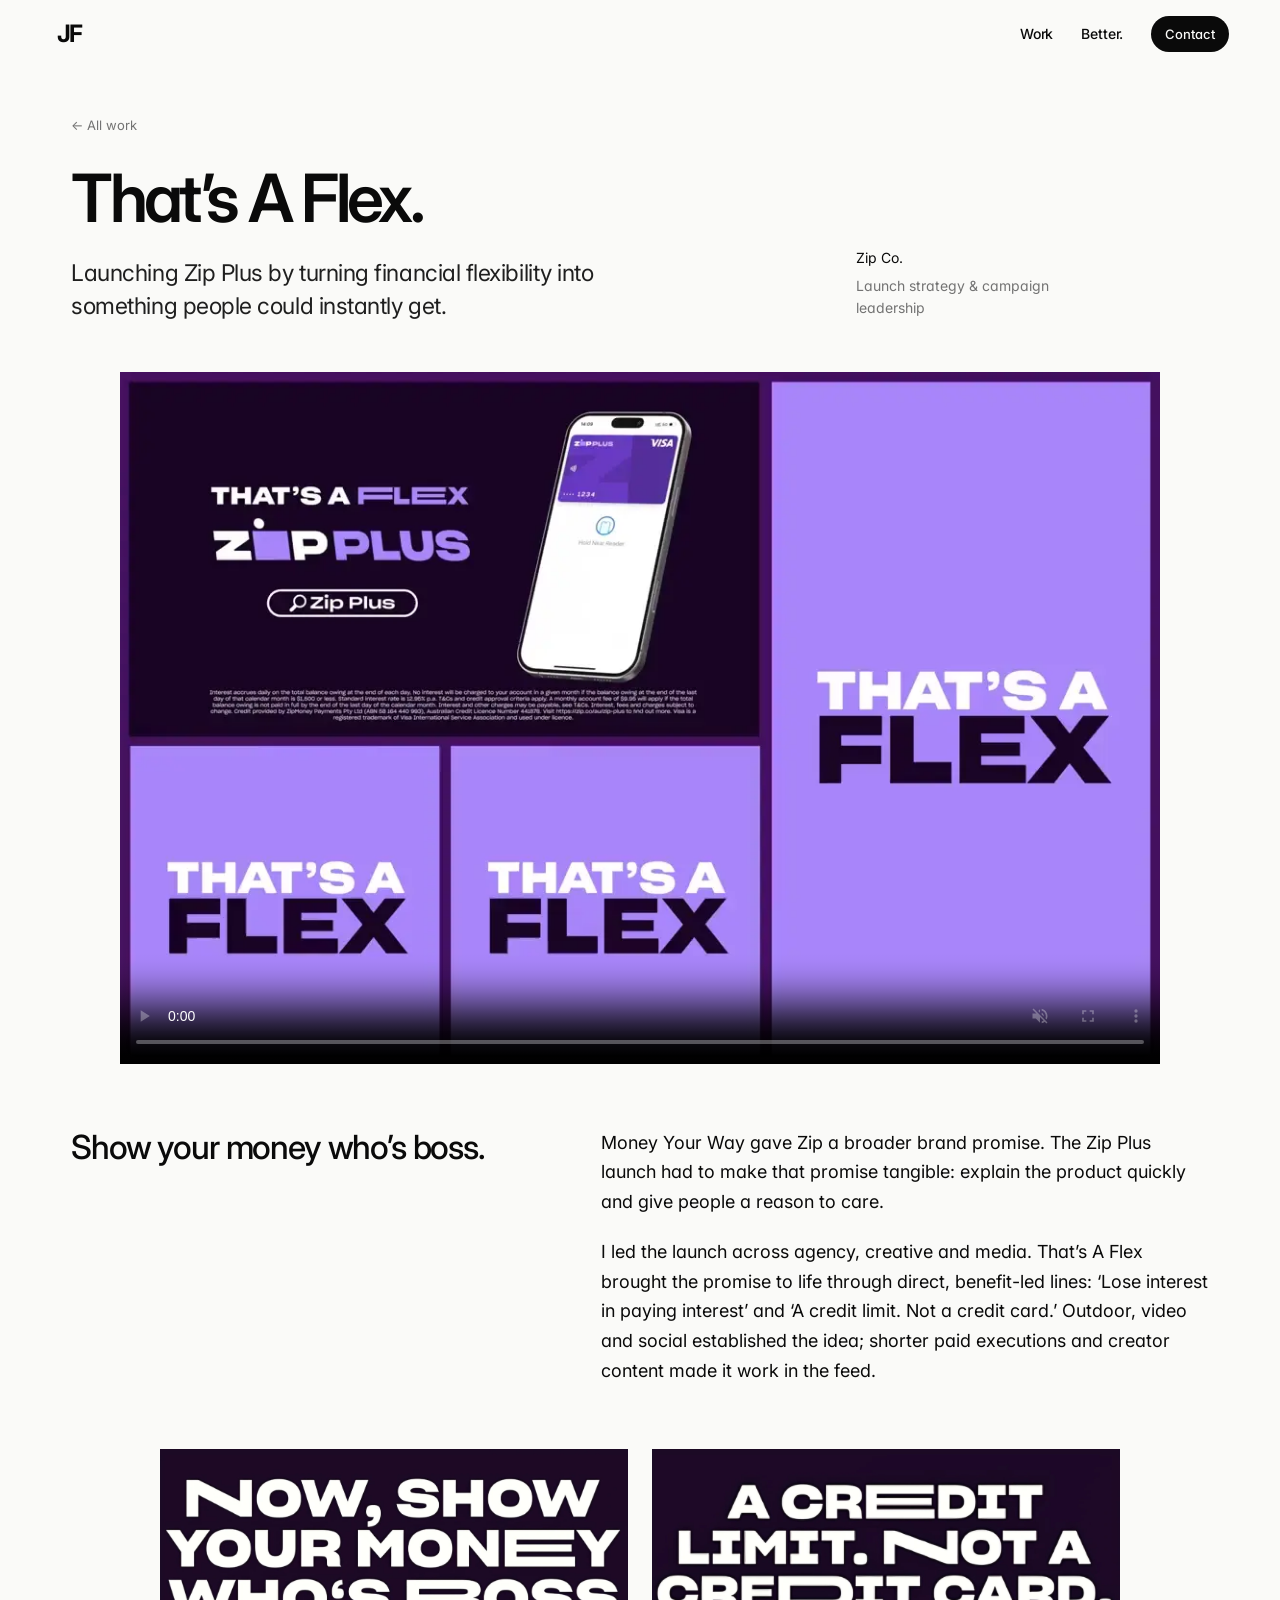
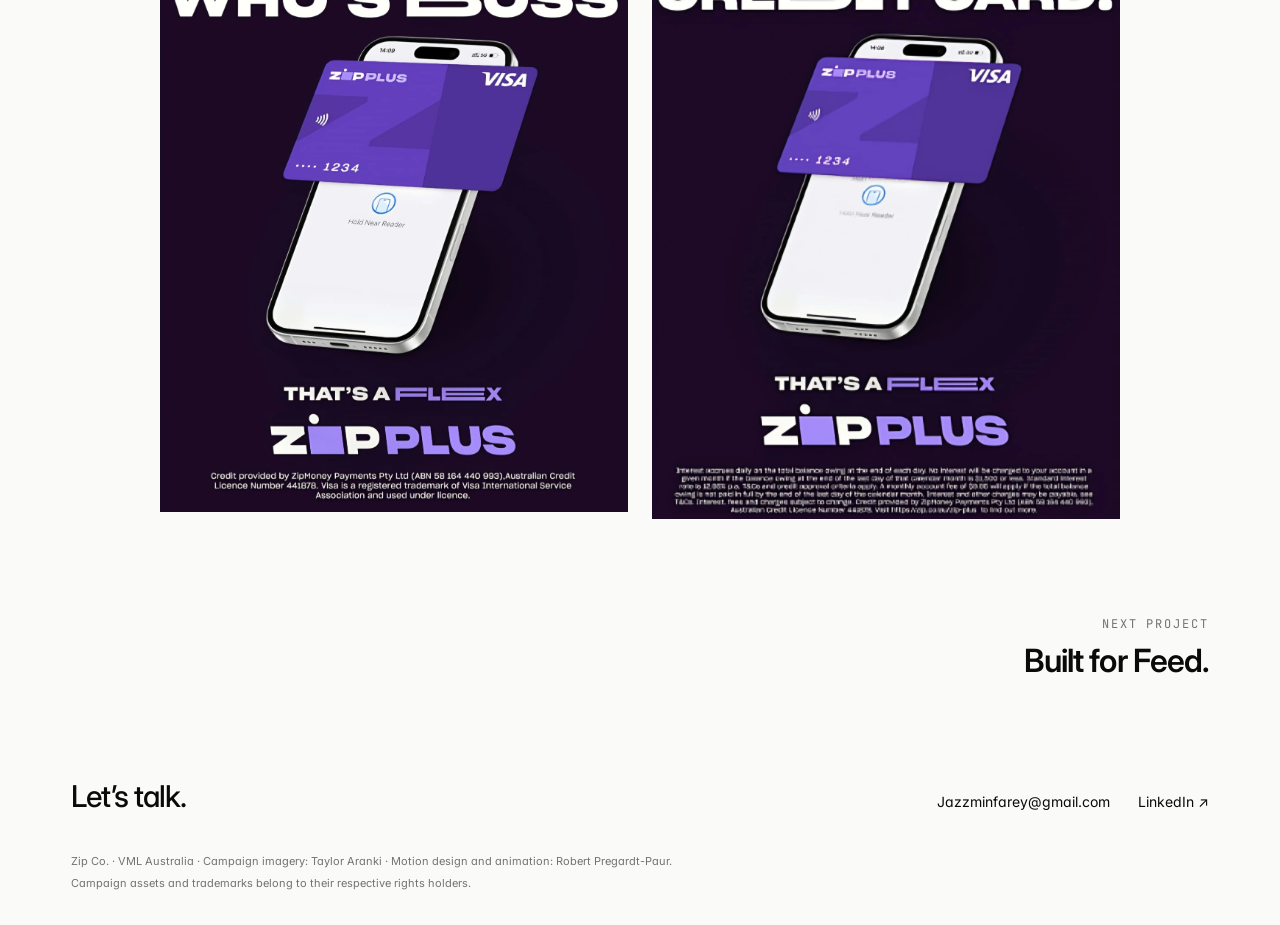
<file: thats-a-flex.html>
<!DOCTYPE html>

<html lang="en">
<head>
<meta charset="utf-8"/>
<meta content="width=device-width, initial-scale=1" name="viewport"/>
<title>That’s A Flex · Product &amp; Proposition · Jazz Farey</title>
<meta content="Launching Zip Plus by turning financial flexibility into something people could instantly get." name="description"/>
<meta content="#FAFAF8" name="theme-color"/>
<meta content="website" property="og:type"/>
<meta content="That’s A Flex · Product &amp; Proposition · Jazz Farey" property="og:title"/>
<meta content="Launching Zip Plus by turning financial flexibility into something people could instantly get." property="og:description"/>
<meta content="https://jazzminfarey.github.io/selected/Assets/social-preview.png" property="og:image"/>
<meta content="https://jazzminfarey.github.io/selected/thats-a-flex.html" property="og:url"/>
<link href="https://jazzminfarey.github.io/selected/thats-a-flex.html" rel="canonical"/>
<meta content="summary_large_image" name="twitter:card"/>
<meta content="That’s A Flex · Product &amp; Proposition · Jazz Farey" name="twitter:title"/>
<meta content="Launching Zip Plus by turning financial flexibility into something people could instantly get." name="twitter:description"/>
<meta content="https://jazzminfarey.github.io/selected/Assets/social-preview.png" name="twitter:image"/>
<link href="data:image/svg+xml,%3Csvg xmlns='http://www.w3.org/2000/svg' viewBox='0 0 100 100'%3E%3Ccircle cx='50' cy='50' r='40' fill='%230A0A0A'/%3E%3C/svg%3E" rel="icon" type="image/svg+xml"/>
<link href="https://fonts.googleapis.com" rel="preconnect"/>
<link crossorigin="" href="https://fonts.gstatic.com" rel="preconnect"/>
<link href="styles/main.css" rel="stylesheet"/>
<link href="styles/campaigns.css" rel="stylesheet"/></head>
<body class="case-page">
<a class="skip-link" href="#main">Skip to content</a>
<header class="nav" role="banner">
<div class="nav-inner">
<a aria-label="Jazz Farey home" class="brand" href="index.html">JF</a>
<nav aria-label="Primary" class="nav-links">
<a href="index.html#work">Work</a>
<a href="better.html">Better.</a>
<a class="nav-cta" href="index.html#contact">Contact</a>
</nav>
</div>
</header>
<main id="main">
<!-- PROJECT HEAD -->
<section class="wrap project-head">
<div class="case-overview"><a class="case-back" href="index.html#work">← All work</a>
<h1 class="project-title">That’s A Flex.</h1>
<p class="project-lead">Launching Zip Plus by turning financial flexibility into something people could instantly get.</p></div>
<p class="case-context"><span>Zip Co.</span><span>Launch strategy &amp; campaign leadership</span></p></section><section class="wrap campaign-media" id="campaign-media"><figure class="campaign-motion" id="campaign-motion"><video aria-label="That’s A Flex campaign motion" controls="" muted="" playsinline="" poster="Assets/work/flex-motion-poster.webp" preload="metadata"><source src="Assets/work/flex-campaign.mp4" type="video/mp4"/></video></figure></section><section class="wrap case-story"><h2>Show your money who’s boss.</h2><div class="story-copy"><p>Money Your Way gave Zip a broader brand promise. The Zip Plus launch had to make that promise tangible: explain the product quickly and give people a reason to care.</p><p>I led the launch across agency, creative and media. That’s A Flex brought the promise to life through direct, benefit-led lines: ‘Lose interest in paying interest’ and ‘A credit limit. Not a credit card.’ Outdoor, video and social established the idea; shorter paid executions and creator content made it work in the feed.</p></div></section>
<!-- THE SHIFT -->
<section class="wrap secondary-media"><div class="campaign-pair"><img alt="Now show your money who’s boss — That’s A Flex" height="1800" loading="lazy" src="Assets/drive/flex-boss.webp" width="1271"/><img alt="A credit limit. Not a credit card — That’s A Flex" height="1800" loading="lazy" src="Assets/drive/flex-credit.webp" width="1258"/></div></section>
<!-- NEXT -->
<section class="wrap next">
<a aria-label="Next case study: Built for Feed" href="built-for-feed.html">
<div class="label">Next project</div>
<div class="title">Built for Feed.</div>
</a>
</section>
</main>
<!-- CONTACT -->
<section class="contact wrap"><div class="case-contact"><h2>Let’s talk.</h2><a href="mailto:Jazzminfarey@gmail.com">Jazzminfarey@gmail.com</a><a href="https://www.linkedin.com/in/jazzmin-farey/" rel="noopener" target="_blank">LinkedIn ↗</a></div><div class="case-smallprint"><p>Zip Co. · VML Australia · Campaign imagery: Taylor Aranki · Motion design and animation: Robert Pregardt-Paur.</p><p>Campaign assets and trademarks belong to their respective rights holders.</p></div></section>
<script defer="" src="scripts/main.js"></script>
</body>
</html>
</file>
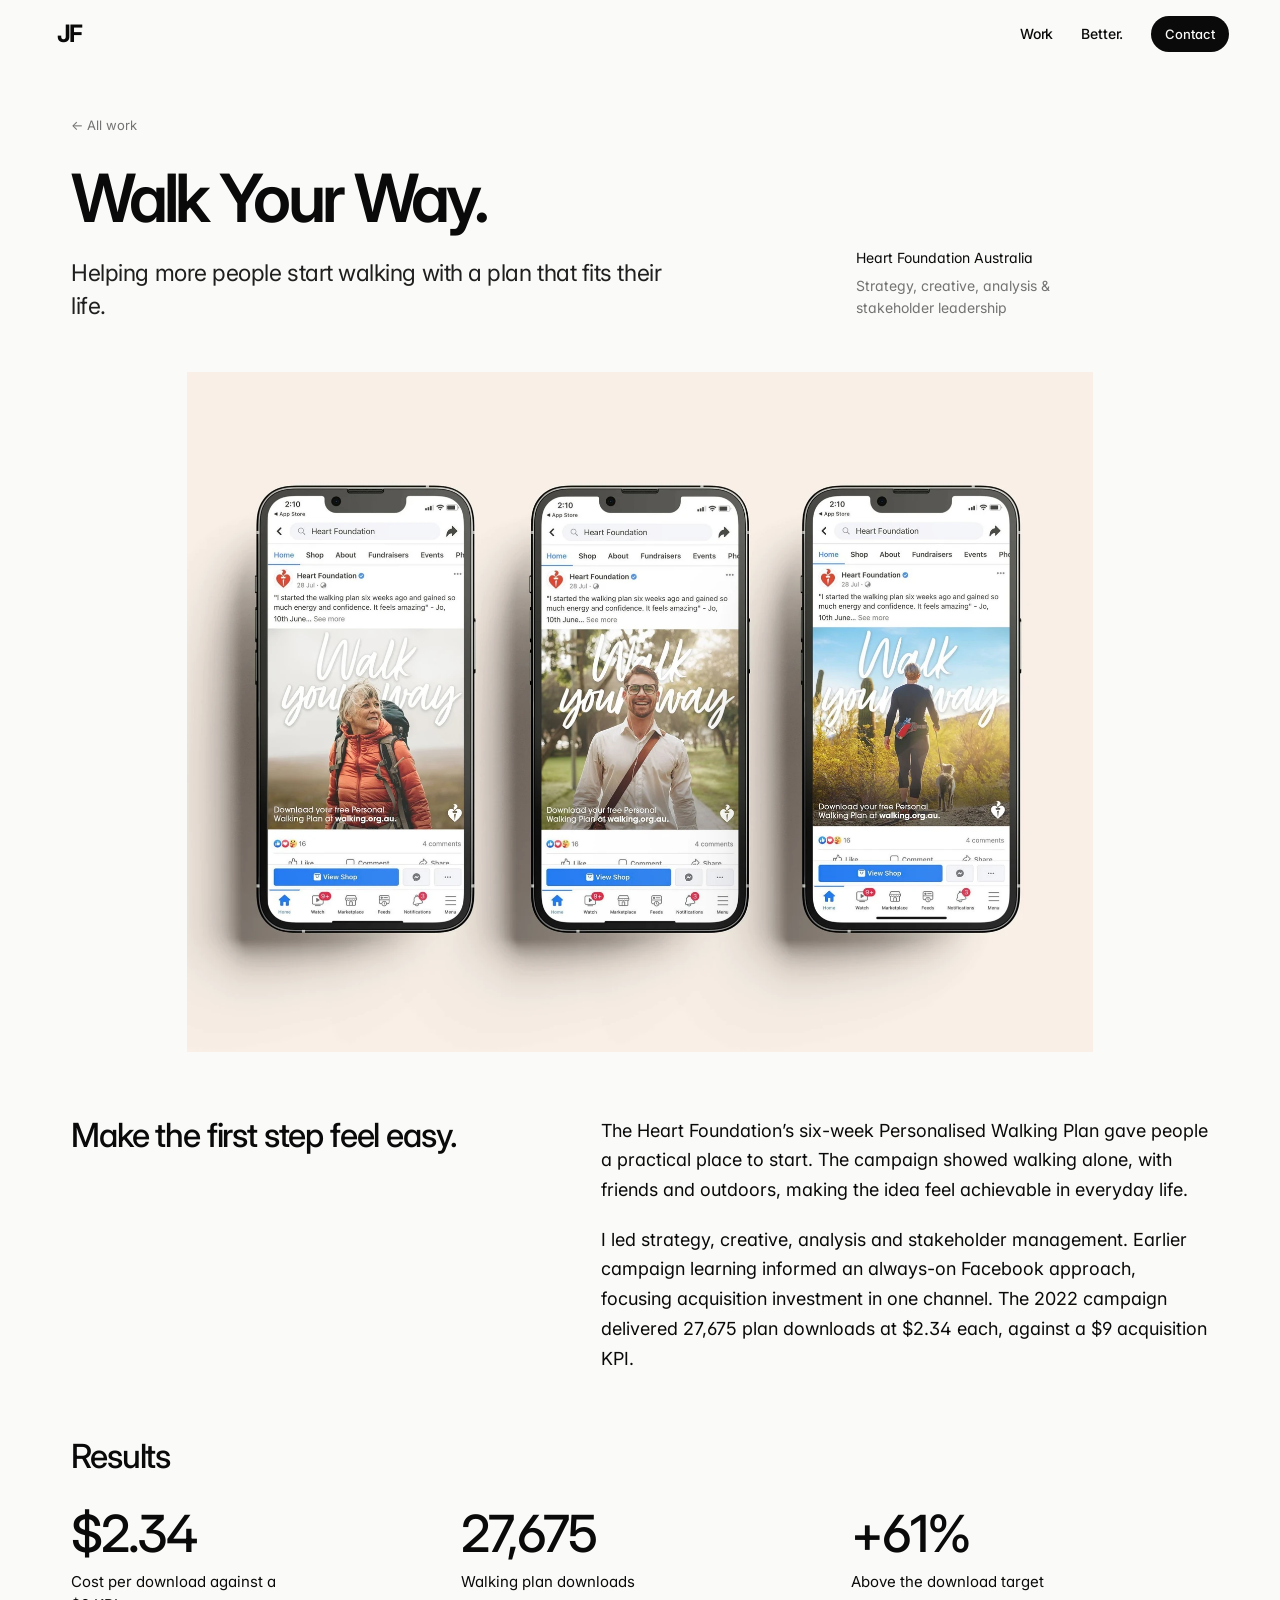
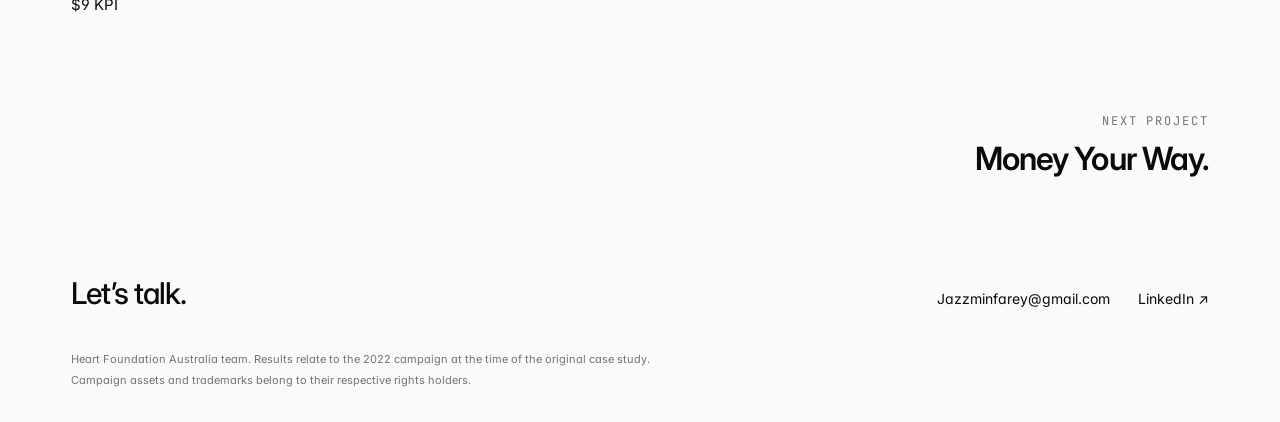
<file: walk-your-way.html>
<!DOCTYPE html>

<html lang="en">
<head>
<meta charset="utf-8"/>
<meta content="width=device-width, initial-scale=1" name="viewport"/>
<title>Walk Your Way · Jazz Farey</title>
<meta content="Helping more people start walking with a plan that fits their life." name="description"/>
<meta content="#FAFAF8" name="theme-color"/>
<meta content="website" property="og:type"/>
<meta content="Walk Your Way · Jazz Farey" property="og:title"/>

<meta content="https://jazzminfarey.github.io/selected/Assets/social-preview.png" property="og:image"/>
<meta content="https://jazzminfarey.github.io/selected/walk-your-way.html" property="og:url"/>
<link href="https://jazzminfarey.github.io/selected/walk-your-way.html" rel="canonical"/>
<meta content="summary_large_image" name="twitter:card"/>
<meta content="Walk Your Way · Jazz Farey" name="twitter:title"/>

<meta content="https://jazzminfarey.github.io/selected/Assets/social-preview.png" name="twitter:image"/>
<link href="data:image/svg+xml,%3Csvg xmlns='http://www.w3.org/2000/svg' viewBox='0 0 100 100'%3E%3Ccircle cx='50' cy='50' r='40' fill='%230A0A0A'/%3E%3C/svg%3E" rel="icon" type="image/svg+xml"/>
<link href="https://fonts.googleapis.com" rel="preconnect"/>
<link crossorigin="" href="https://fonts.gstatic.com" rel="preconnect"/>
<link href="styles/main.css" rel="stylesheet"/>
<link href="styles/campaigns.css" rel="stylesheet"/></head>
<body class="case-page">
<a class="skip-link" href="#main">Skip to content</a>
<header class="nav" role="banner">
<div class="nav-inner">
<a aria-label="Jazz Farey home" class="brand" href="index.html">JF</a>
<nav aria-label="Primary" class="nav-links">
<a href="index.html#work">Work</a>
<a href="better.html">Better.</a>
<a class="nav-cta" href="index.html#contact">Contact</a>
</nav>
</div>
</header>
<main id="main"><section class="wrap project-head"><div class="case-overview"><a class="case-back" href="index.html#work">← All work</a><h1 class="project-title">Walk Your Way.</h1><p class="project-lead">Helping more people start walking with a plan that fits their life.</p></div><p class="case-context"><span>Heart Foundation Australia</span><span>Strategy, creative, analysis &amp; stakeholder leadership</span></p></section><section class="wrap campaign-hero earlier-hero" id="campaign-hero"><img alt="Walk Your Way. Campaign creative" fetchpriority="high" height="1350" loading="eager" src="Assets/earlier/walkyourway-1.webp" width="1800"/></section><section class="wrap case-story"><h2>Make the first step feel easy.</h2><div class="story-copy"><p>The Heart Foundation’s six-week Personalised Walking Plan gave people a practical place to start. The campaign showed walking alone, with friends and outdoors, making the idea feel achievable in everyday life.</p><p>I led strategy, creative, analysis and stakeholder management. Earlier campaign learning informed an always-on Facebook approach, focusing acquisition investment in one channel. The 2022 campaign delivered 27,675 plan downloads at $2.34 each, against a $9 acquisition KPI.</p></div></section><section class="wrap case-results"><h2>Results</h2><div class="results-grid"><div><strong>$2.34</strong><p>Cost per download against a $9 KPI</p></div><div><strong>27,675</strong><p>Walking plan downloads</p></div><div><strong>+61%</strong><p>Above the download target</p></div></div></section><section class="wrap next"><a href="money-your-way.html"><div class="label">Next project</div><div class="title">Money Your Way.</div></a></section></main><!-- CONTACT -->
<section class="contact wrap"><div class="case-contact"><h2>Let’s talk.</h2><a href="mailto:Jazzminfarey@gmail.com">Jazzminfarey@gmail.com</a><a href="https://www.linkedin.com/in/jazzmin-farey/" rel="noopener" target="_blank">LinkedIn ↗</a></div><div class="case-smallprint"><p>Heart Foundation Australia team. Results relate to the 2022 campaign at the time of the original case study.</p><p>Campaign assets and trademarks belong to their respective rights holders.</p></div></section>
<script defer="" src="scripts/main.js"></script>
</body>
</html>
</file>
<file: styles/main.css>
/* =========================================================
   JAZZ — SELECTED BRAND & CREATIVE WORK
   Style: Swiss Modernism 2.0 (B&W, asymmetric, mathematical)
   ========================================================= */

@import url('https://fonts.googleapis.com/css2?family=Inter:wght@300;400;500;600;700;800;900&family=Instrument+Serif:ital@0;1&family=JetBrains+Mono:wght@400;500&display=swap');

/* ----- TOKENS ----- */
:root {
  /* color — pure B&W system */
  --paper:        #FAFAF8;
  --ink:          #0A0A0A;
  --ink-soft:     #1F1F1F;
  --muted:        #737373;
  --muted-soft:   #A3A3A3;
  --hairline:     #0A0A0A;
  --divider:      #E5E5E5;
  --surface:      #F5F5F3;

  /* type */
  --sans: 'Inter', ui-sans-serif, system-ui, sans-serif;
  --serif: 'Instrument Serif', 'Times New Roman', serif;
  --mono: 'JetBrains Mono', ui-monospace, monospace;

  /* sizing — mathematical 8px base */
  --max:    1440px;
  --gutter: clamp(20px, 4vw, 56px);
  --section: clamp(56px, 8vw, 120px);
  --section-tight: clamp(36px, 5vw, 80px);

  /* type scale */
  --t-hero:  clamp(60px, 10vw, 176px);
  --t-h1:    clamp(44px, 6.5vw, 112px);
  --t-h2:    clamp(28px, 3.6vw, 56px);
  --t-h3:    clamp(20px, 1.8vw, 28px);
  --t-lead:  clamp(18px, 1.4vw, 22px);
  --t-body:  16px;
  --t-cap:   12px;

  /* motion */
  --ease: cubic-bezier(0.22, 1, 0.36, 1);
  --t-fast: 180ms;
  --t-med: 280ms;
}

/* ----- RESET ----- */
*, *::before, *::after { box-sizing: border-box; }
* { margin: 0; }
html { -webkit-text-size-adjust: 100%; scroll-behavior: smooth; }
@media (prefers-reduced-motion: reduce) { html { scroll-behavior: auto; } }
body {
  font-family: var(--sans);
  font-size: var(--t-body);
  line-height: 1.55;
  color: var(--ink);
  background: var(--paper);
  -webkit-font-smoothing: antialiased;
  text-rendering: optimizeLegibility;
  font-feature-settings: "ss01", "cv11";
  animation: pageFadeIn 380ms var(--ease) both;
}
@keyframes pageFadeIn {
  from { opacity: 0; transform: translateY(4px); }
  to   { opacity: 1; transform: none; }
}
/* Outbound page transition — applied by JS on internal nav clicks */
body.is-leaving { animation: pageFadeOut 220ms var(--ease) forwards; }
@keyframes pageFadeOut {
  from { opacity: 1; transform: translateY(0); }
  to   { opacity: 0; transform: translateY(-4px); }
}
/* Cross-document View Transitions for browsers that support it (Chrome/Edge).
   Browsers without support fall back to the JS-triggered .is-leaving class. */
@view-transition { navigation: auto; }
@media (prefers-reduced-motion: reduce) {
  body, body.is-leaving { animation: none; }
}

/* Skip to main — keyboard-only, slides into view on focus */
.skip-link {
  position: fixed;
  top: 8px;
  left: 8px;
  z-index: 200;
  background: var(--ink);
  color: var(--paper);
  padding: 10px 14px;
  font-family: var(--mono);
  font-size: 11px;
  letter-spacing: 0.14em;
  text-transform: uppercase;
  border-radius: 6px;
  transform: translateY(-150%);
  transition: transform var(--t-fast) var(--ease);
}
.skip-link:focus-visible { transform: translateY(0); outline: 0; }
img, video, picture { display: block; max-width: 100%; height: auto; }
a { color: inherit; text-decoration: none; }
button { font: inherit; color: inherit; background: none; border: 0; cursor: pointer; }
::selection { background: var(--ink); color: var(--paper); }

/* ----- LAYOUT ----- */
.wrap { max-width: var(--max); margin: 0 auto; padding-inline: var(--gutter); }
.section { padding-block: var(--section); }
.section-sm { padding-block: var(--section-tight); }

.grid12 { display: grid; grid-template-columns: repeat(12, 1fr); gap: clamp(16px, 2vw, 32px); }
@media (max-width: 760px) { .grid12 { grid-template-columns: repeat(6, 1fr); } }

/* ----- TYPE ----- */
.t-hero {
  font-size: var(--t-hero);
  line-height: 0.86;
  letter-spacing: -0.045em;
  font-weight: 600;
  color: var(--ink);
}
.t-h1 {
  font-size: var(--t-h1);
  line-height: 0.9;
  letter-spacing: -0.04em;
  font-weight: 600;
}
.t-h2 {
  font-size: var(--t-h2);
  line-height: 1;
  letter-spacing: -0.03em;
  font-weight: 600;
}
.t-h3 {
  font-size: var(--t-h3);
  line-height: 1.2;
  letter-spacing: -0.02em;
  font-weight: 600;
}
.t-lead {
  font-size: var(--t-lead);
  line-height: 1.45;
  letter-spacing: -0.01em;
  font-weight: 400;
  color: var(--ink-soft);
  max-width: 32ch;
}
.t-body { font-size: var(--t-body); line-height: 1.55; color: var(--ink-soft); }
.t-body-lg { font-size: 18px; line-height: 1.5; color: var(--ink-soft); max-width: 56ch; }
.t-mono {
  font-family: var(--mono);
  font-size: var(--t-cap);
  text-transform: uppercase;
  letter-spacing: 0.14em;
  font-weight: 500;
  color: var(--muted);
}

/* italic class — used sparingly for actual emphasis */
em.serif, .t-italic {
  font-family: var(--serif);
  font-style: italic;
  font-weight: 400;
  letter-spacing: -0.005em;
  color: inherit;
}

.muted { color: var(--muted); }
.ink   { color: var(--ink); }

/* ----- TOP NAV ----- */
.nav {
  position: fixed; top: 0; left: 0; right: 0;
  z-index: 100;
  padding-block: 16px;
  background: color-mix(in oklab, var(--paper) 88%, transparent);
  backdrop-filter: saturate(140%) blur(8px);
  -webkit-backdrop-filter: saturate(140%) blur(8px);
  border-bottom: 1px solid transparent;
  transition: border-color var(--t-fast) var(--ease);
}
.nav.is-scrolled { border-bottom-color: var(--divider); }
.nav-inner {
  display: flex; align-items: center; justify-content: space-between;
  max-width: var(--max);
  margin: 0 auto;
  padding-inline: var(--gutter);
}
.brand {
  font-family: var(--sans);
  font-weight: 600;
  font-size: 16px;
  letter-spacing: -0.02em;
}
.nav-links { display: flex; gap: 28px; align-items: center; }
.nav-links a {
  font-size: 14px;
  font-weight: 500;
  letter-spacing: -0.01em;
  position: relative;
  padding-block: 4px;
  color: var(--ink);
}
.nav-links a::after {
  content: ""; position: absolute; left: 0; right: 0; bottom: 0;
  height: 1px; background: var(--ink);
  transform: scaleX(0); transform-origin: left;
  transition: transform var(--t-fast) var(--ease);
}
.nav-links a:hover::after,
.nav-links a[aria-current="page"]::after { transform: scaleX(1); }
.nav-links .nav-cta {
  font-family: var(--sans);
  font-size: 13px;
  font-weight: 500;
  letter-spacing: -0.005em;
  text-transform: none;
  background: var(--ink);
  color: var(--paper);
  border: 0;
  padding: 8px 14px;
  border-radius: 999px;
  transition: background var(--t-fast) var(--ease), transform var(--t-fast) var(--ease);
}
.nav-cta:hover { background: var(--ink-soft); transform: translateY(-1px); }
.nav-cta::after { display: none; }

@media (max-width: 760px) {
  .nav { padding-block: 12px; }
  .nav-inner { padding-inline: 16px; }
  .brand { font-size: 14px; }
  .nav-links {
    gap: 12px 14px;
    flex-wrap: wrap;
    justify-content: flex-end;
  }
  .nav-links a:not(.nav-cta) {
    font-size: 12px;
    padding-block: 2px;
  }
  .nav-cta { padding: 6px 12px; font-size: 12px; }
}

/* ----- HOMEPAGE HERO — centered, identity-led ----- */
.hero-centered {
  position: relative;
  min-height: 82vh;
  display: flex;
  flex-direction: column;
  align-items: center;
  padding-inline: var(--gutter);
  padding-top: clamp(120px, 18vh, 180px);
  padding-bottom: clamp(28px, 4vw, 48px);
  text-align: center;
  max-width: var(--max);
  margin: 0 auto;
}
.hero-scroll-cue {
  /* Sits naturally at the bottom of the hero column — never overlaps copy. */
  margin-top: clamp(40px, 6vw, 72px);
  font-family: var(--mono);
  font-size: 10px;
  letter-spacing: 0.2em;
  text-transform: uppercase;
  color: var(--muted);
  display: flex;
  flex-direction: column;
  align-items: center;
  gap: 8px;
  text-decoration: none;
  cursor: pointer;
  padding: 8px 12px;
  transition: color var(--t-fast) var(--ease);
}
.hero-scroll-cue:hover { color: var(--ink); }
.hero-scroll-cue::after {
  content: "";
  width: 1px;
  height: 26px;
  background: var(--ink);
  opacity: 0.35;
  animation: scroll-pulse 1.8s ease-in-out infinite;
  transform-origin: top;
}
.hero-scroll-cue:hover::after { animation-duration: 1.2s; opacity: 0.55; }
@keyframes scroll-pulse {
  0%, 100% { transform: scaleY(0.35); opacity: 0.2; }
  50% { transform: scaleY(1); opacity: 0.5; }
}
@media (prefers-reduced-motion: reduce) {
  .hero-scroll-cue::after { animation: none; transform: scaleY(0.6); }
}
.hero-name-block {
  flex: 1;
  width: 100%;
  display: flex;
  flex-direction: column;
  align-items: center;
  justify-content: center;
}
.hero-dot {
  width: 8px; height: 8px;
  background: var(--ink);
  border-radius: 999px;
  margin-bottom: clamp(20px, 3vw, 32px);
  animation: dot-breathe 3.4s ease-in-out infinite;
}
@keyframes dot-breathe {
  0%, 100% { transform: scale(1); opacity: 1; }
  50%      { transform: scale(1.45); opacity: 0.55; }
}
@media (prefers-reduced-motion: reduce) {
  .hero-dot { animation: none; }
}
.hero-name {
  font-size: clamp(56px, 16vw, 280px);
  line-height: 0.86;
  letter-spacing: -0.05em;
  font-weight: 600;
  color: var(--ink);
  width: 100%;
}
.hero-copy {
  width: 100%;
  max-width: 44ch;
  margin: clamp(28px, 5vw, 56px) auto 0;
  display: flex;
  flex-direction: column;
  gap: 0.55em;
}
.hero-copy p {
  font-size: clamp(17px, 1.4vw, 20px);
  line-height: 1.5;
  color: var(--ink-soft);
  font-weight: 400;
  letter-spacing: -0.005em;
}
.hero-copy em.serif {
  font-family: var(--serif);
  font-style: italic;
  font-weight: 400;
  letter-spacing: 0;
  color: var(--ink);
}

/* ----- WORK SHOWCASE (asymmetric, deliberate spans) ----- */
.section-head {
  display: flex;
  align-items: baseline;
  justify-content: space-between;
  gap: 24px;
  padding-bottom: 20px;
  border-bottom: 1px solid var(--divider);
  margin-bottom: clamp(28px, 3.5vw, 48px);
}
.section-head h2 {
  font-size: var(--t-h3);
  font-weight: 600;
  letter-spacing: -0.02em;
}

.showcase {
  display: grid;
  grid-template-columns: repeat(12, 1fr);
  gap: clamp(28px, 3.5vw, 56px) clamp(16px, 2vw, 32px);
}
.showcase .proj { grid-column: span 12; }
@media (min-width: 760px) {
  .showcase .proj.span-7 { grid-column: span 7; }
  .showcase .proj.span-5 { grid-column: span 5; }
}

.proj {
  display: block;
  text-decoration: none;
  color: inherit;
}
.proj-image {
  /* Standardised container: landscape 4/3 — keeps the showcase grid uniform
     and reads as deliberate editorial composition. Per-card escape hatches
     via --proj-aspect, --proj-fit, --proj-pos on the .proj element for cards
     whose source ratio would otherwise crop critical edge content. */
  display: block;
  width: 100%;
  overflow: hidden;
  position: relative;
  aspect-ratio: var(--proj-aspect, 4 / 3);
  background: var(--surface); /* LQIP / letterbox tone */
}
.proj-image img {
  display: block;
  width: 100%;
  height: 100%;
  object-fit: var(--proj-fit, cover);
  object-position: var(--proj-pos, center);
  transition: transform 600ms var(--ease), filter 600ms var(--ease);
}
.proj:hover .proj-image img,
.proj:focus-visible .proj-image img {
  transform: scale(1.04);
  filter: brightness(0.96);
}

/* typographic block when no image (used for Finding Winners) */
.proj-typo {
  width: 100%;
  height: 100%;
  background: var(--ink);
  color: var(--paper);
  padding: clamp(28px, 3vw, 56px);
  display: flex;
  flex-direction: column;
  justify-content: space-between;
  position: relative;
  overflow: hidden;
}
.proj-typo .bigword {
  font-size: clamp(40px, 7vw, 128px);
  line-height: 0.88;
  letter-spacing: -0.04em;
  font-weight: 600;
  color: var(--paper);
  transition: transform 600ms var(--ease);
}
.proj-typo .stat {
  font-family: var(--mono);
  font-size: 12px;
  letter-spacing: 0.14em;
  text-transform: uppercase;
  color: var(--muted-soft);
  transition: color 400ms var(--ease);
}
.proj:hover .proj-typo .bigword,
.proj:focus-visible .proj-typo .bigword { transform: translateY(-6px); }
.proj:hover .proj-typo .stat,
.proj:focus-visible .proj-typo .stat { color: var(--paper); }

.proj-foot {
  margin-top: clamp(14px, 1.4vw, 20px);
  display: flex;
  align-items: baseline;
  justify-content: space-between;
  gap: 16px;
}
.proj-foot .t {
  font-size: clamp(18px, 1.6vw, 24px);
  font-weight: 600;
  letter-spacing: -0.02em;
  line-height: 1.15;
  display: inline-flex;
  align-items: baseline;
  gap: 10px;
  transition: transform 320ms var(--ease);
}
.proj-foot .t::after {
  content: "\2192"; /* → */
  display: inline-block;
  font-weight: 400;
  opacity: 0;
  transform: translateX(-6px);
  transition: opacity 320ms var(--ease), transform 320ms var(--ease);
}
.proj:hover .proj-foot .t,
.proj:focus-visible .proj-foot .t { transform: translateX(2px); }
.proj:hover .proj-foot .t::after,
.proj:focus-visible .proj-foot .t::after { opacity: 1; transform: translateX(0); }
.proj-foot .meta { font-family: var(--mono); font-size: 11px; text-transform: uppercase; letter-spacing: 0.14em; color: var(--muted); }

/* ----- BELIEFS ----- */
.beliefs {
  border-top: 1px solid var(--divider);
  list-style: none;
  padding: 0;
}
.belief {
  display: grid;
  grid-template-columns: 64px 1fr;
  gap: clamp(16px, 3vw, 40px);
  padding: clamp(24px, 3vw, 40px) 0;
  border-bottom: 1px solid var(--divider);
  align-items: baseline;
}
.belief .n {
  font-family: var(--mono);
  font-size: 12px;
  letter-spacing: 0.14em;
  color: var(--muted);
  padding-top: 6px;
}
.belief p {
  font-size: clamp(22px, 3vw, 40px);
  line-height: 1.15;
  letter-spacing: -0.025em;
  font-weight: 500;
  color: var(--ink);
  max-width: 24ch;
}
.belief p em {
  font-family: var(--serif);
  font-style: italic;
  font-weight: 400;
}

/* ----- CALLOUT (Better.) ----- */
.callout {
  border-top: 1px solid var(--divider);
  border-bottom: 1px solid var(--divider);
  padding-block: clamp(48px, 7vw, 96px);
  display: grid;
  gap: clamp(24px, 4vw, 56px);
  grid-template-columns: 1fr;
  align-items: end;
}
@media (min-width: 900px) {
  .callout { grid-template-columns: 1.1fr 1fr; }
}
.callout h3 {
  font-size: clamp(48px, 7vw, 120px);
  letter-spacing: -0.045em;
  font-weight: 600;
  line-height: 0.88;
}
.callout p { font-size: clamp(17px, 1.4vw, 20px); line-height: 1.45; color: var(--ink-soft); max-width: 38ch; }

/* ----- CHIPS / CAPABILITIES ----- */
.chip-row { display: flex; flex-wrap: wrap; gap: 8px 10px; }
.chip {
  font-family: var(--mono);
  font-size: 12px;
  text-transform: uppercase;
  letter-spacing: 0.12em;
  padding: 8px 14px;
  border: 1px solid var(--ink);
  border-radius: 999px;
  background: transparent;
  transition: background var(--t-fast) var(--ease), color var(--t-fast) var(--ease);
}
.chip:hover { background: var(--ink); color: var(--paper); }

/* ----- CONTACT (replaces heavy footer grid) ----- */
.contact {
  border-top: 1px solid var(--divider);
  padding-block: clamp(40px, 5vw, 72px);
  margin-top: clamp(40px, 6vw, 64px);
}
.contact-grid {
  display: grid;
  grid-template-columns: 1fr;
  gap: clamp(28px, 4vw, 48px);
}
@media (min-width: 900px) {
  .contact-grid { grid-template-columns: minmax(0, 1.3fr) minmax(0, 1fr); align-items: end; }
}
.contact-heading {
  font-size: clamp(40px, 6vw, 88px);
  font-weight: 600;
  letter-spacing: -0.04em;
  line-height: 0.92;
  color: var(--ink);
}
.contact-heading em.serif {
  font-family: var(--serif);
  font-style: italic;
  font-weight: 400;
  letter-spacing: -0.01em;
}
.contact-body {
  font-size: clamp(16px, 1.4vw, 19px);
  line-height: 1.5;
  color: var(--ink-soft);
  max-width: 38ch;
  margin-bottom: clamp(20px, 2.5vw, 28px);
}
.contact-links {
  list-style: none;
  padding: 0;
  display: grid;
  gap: 8px;
}
.contact-links a {
  font-size: clamp(15px, 1.2vw, 17px);
  letter-spacing: -0.005em;
  color: var(--ink);
  display: inline-block;
  padding-block: 2px;
  position: relative;
}
.contact-links a::after {
  content: ""; position: absolute; left: 0; right: 0; bottom: 0;
  height: 1px; background: currentColor;
  transform: scaleX(0); transform-origin: left;
  transition: transform var(--t-fast) var(--ease);
}
.contact-links a:hover::after { transform: scaleX(1); }
.contact-links .label {
  font-family: var(--mono);
  font-size: 11px;
  text-transform: uppercase;
  letter-spacing: 0.14em;
  color: var(--muted);
  margin-right: 12px;
}
.contact-disclaimer {
  margin-top: clamp(28px, 4vw, 40px);
  padding-top: 20px;
  border-top: 1px solid var(--divider);
  font-size: 12px;
  line-height: 1.55;
  color: var(--muted);
  max-width: 76ch;
}
.contact-bottom {
  margin-top: 24px;
  display: flex; justify-content: space-between; gap: 16px; flex-wrap: wrap;
  font-family: var(--mono); font-size: 11px; text-transform: uppercase; letter-spacing: 0.14em;
  color: var(--muted);
}

/* ----- FOOTER (legacy - kept for any straggler pages) ----- */
.footer {
  border-top: 1px solid var(--divider);
  padding-block: clamp(56px, 8vw, 96px);
  margin-top: clamp(64px, 10vw, 128px);
}
.footer-big {
  font-size: clamp(48px, 9vw, 160px);
  font-weight: 600;
  letter-spacing: -0.045em;
  line-height: 0.86;
  margin-bottom: clamp(40px, 6vw, 72px);
}
.footer-big a {
  display: inline-block;
  position: relative;
}
.footer-big a::after {
  content: "";
  position: absolute;
  left: 0; right: 0; bottom: -4px;
  height: 2px;
  background: var(--ink);
  transform: scaleX(0); transform-origin: left;
  transition: transform 400ms var(--ease);
}
.footer-big a:hover::after { transform: scaleX(1); }
.footer-grid {
  display: grid;
  gap: 32px 24px;
  grid-template-columns: 1fr;
}
@media (min-width: 760px) { .footer-grid { grid-template-columns: repeat(4, 1fr); } }
.footer h4 {
  font-family: var(--mono); font-size: 11px; text-transform: uppercase; letter-spacing: 0.16em;
  color: var(--muted); margin-bottom: 12px; font-weight: 500;
}
.footer ul { list-style: none; padding: 0; }
.footer li { padding: 4px 0; }
.footer a { font-size: 15px; }
.footer a:hover { text-decoration: underline; text-underline-offset: 4px; }
.footer-disclaimer {
  margin-top: clamp(40px, 6vw, 64px);
  padding-top: 24px;
  border-top: 1px solid var(--divider);
  font-size: 12px;
  line-height: 1.55;
  color: var(--muted);
  max-width: 70ch;
}
.footer-bottom {
  margin-top: clamp(28px, 4vw, 40px);
  display: flex; justify-content: space-between; gap: 16px; flex-wrap: wrap;
  font-family: var(--mono); font-size: 11px; text-transform: uppercase; letter-spacing: 0.14em;
  color: var(--muted);
  padding-top: 24px;
  border-top: 1px solid var(--divider);
}

/* =========================================================
   PROJECT PAGE — universal 2-col head, no boxes
   ========================================================= */
.project-head {
  padding-top: clamp(96px, 12vh, 120px);
  padding-bottom: clamp(28px, 3.5vw, 48px);
  display: grid;
  grid-template-columns: 1fr;
  gap: clamp(28px, 4vw, 48px);
}
@media (min-width: 900px) {
  .project-head { grid-template-columns: minmax(0, 1.4fr) minmax(0, 1fr); align-items: start; }
}

.project-title {
  font-size: var(--t-h1);
  line-height: 0.92;
  letter-spacing: -0.04em;
  font-weight: 600;
  margin-bottom: clamp(24px, 3vw, 40px);
}
.project-lead {
  font-size: clamp(20px, 2vw, 28px);
  line-height: 1.35;
  letter-spacing: -0.02em;
  color: var(--ink-soft);
  max-width: 32ch;
  margin-bottom: clamp(32px, 5vw, 56px);
  font-weight: 400;
}

/* hooks within project head */
.hooks {
  list-style: none;
  padding: 0;
  border-top: 1px solid var(--divider);
}
.hooks li {
  padding: clamp(14px, 1.6vw, 22px) 0;
  border-bottom: 1px solid var(--divider);
  display: grid;
  grid-template-columns: 32px 1fr;
  gap: 16px;
  align-items: baseline;
}
.hooks .n {
  font-family: var(--mono);
  font-size: 11px;
  letter-spacing: 0.14em;
  color: var(--muted);
  padding-top: 4px;
}
.hooks p {
  font-size: clamp(20px, 2.4vw, 32px);
  line-height: 1.2;
  letter-spacing: -0.025em;
  font-weight: 500;
  color: var(--ink);
}

/* meta column (right) */
.project-meta {
  display: grid;
  gap: clamp(20px, 2.5vw, 32px);
  align-content: start;
}
@media (min-width: 900px) {
  .project-meta { position: sticky; top: 96px; }
}
.project-meta .row { display: grid; gap: 6px; }
.project-meta .label {
  font-family: var(--mono); font-size: 11px; text-transform: uppercase; letter-spacing: 0.14em;
  color: var(--muted);
}
.project-meta .v {
  font-size: 17px; line-height: 1.35; color: var(--ink); font-weight: 500; letter-spacing: -0.01em;
}
.project-meta .v.small { font-size: 15px; font-weight: 400; color: var(--ink-soft); }

/* full-bleed image / gallery */
.full-bleed {
  width: 100vw;
  margin-left: calc(50% - 50vw);
}
.full-bleed img { width: 100%; height: auto; display: block; }

.proj-gallery {
  display: grid;
  gap: clamp(8px, 1vw, 16px);
  grid-template-columns: repeat(12, 1fr);
}
.proj-gallery > * { grid-column: span 12; }
.proj-gallery .col-6 { grid-column: span 12; }
.proj-gallery .col-7 { grid-column: span 12; }
.proj-gallery .col-5 { grid-column: span 12; }
@media (min-width: 760px) {
  .proj-gallery .col-6 { grid-column: span 6; }
  .proj-gallery .col-7 { grid-column: span 7; }
  .proj-gallery .col-5 { grid-column: span 5; }
}
.proj-gallery img { width: 100%; height: auto; display: block; background: var(--surface); }

/* supporting content blocks (no boxes, just type + spacing) */
.proj-block {
  padding-block: clamp(28px, 3.5vw, 48px);
}
.proj-block .label { margin-bottom: clamp(20px, 2.5vw, 32px); }
.proj-block .h-mid {
  font-size: clamp(28px, 4vw, 56px);
  letter-spacing: -0.03em;
  line-height: 1.05;
  font-weight: 500;
  max-width: 24ch;
}
.proj-split {
  display: grid;
  grid-template-columns: 1fr;
  gap: clamp(32px, 5vw, 64px);
}
@media (min-width: 900px) {
  .proj-split { grid-template-columns: minmax(0, 1.2fr) minmax(0, 1fr); align-items: start; }
}

.bullets { list-style: none; padding: 0; display: grid; gap: 12px; }
.bullets li {
  font-size: clamp(18px, 1.6vw, 22px);
  line-height: 1.45;
  letter-spacing: -0.01em;
  color: var(--ink-soft);
  padding-left: 24px;
  position: relative;
}
.bullets li::before {
  content: "";
  position: absolute;
  left: 0; top: 0.65em;
  width: 12px; height: 1px;
  background: var(--ink);
}

/* =========================================================
   EMBEDS — responsive iframe wrappers (kept for FB embed
   on That's A Flex)
   ========================================================= */
.embed-9-16 {
  position: relative;
  width: 100%;
  max-width: 380px;
  aspect-ratio: 9 / 16;
  overflow: hidden;
  background: #f4f4f4;
  border: 1px solid var(--divider);
  border-radius: 14px;
}
.embed-9-16 iframe {
  position: absolute;
  inset: 0;
  width: 100%;
  height: 100%;
  border: 0;
  display: block;
}

/* =========================================================
   REELS FEED — vertical stack of iframe embeds, one per row
   ========================================================= */
.reels-feed {
  display: flex;
  flex-direction: column;
  align-items: center;
  gap: clamp(16px, 2.5vw, 28px);
}
.reel-item {
  display: flex;
  flex-direction: column;
  width: 100%;
  max-width: 460px;
  gap: 8px;
}
.reel-frame {
  position: relative;
  width: 100%;
  aspect-ratio: 9 / 16;
  overflow: hidden;
  background: #f4f4f4;
}
.reel-frame iframe {
  position: absolute;
  inset: 0;
  width: 100%;
  height: 100%;
  border: 0;
  display: block;
}

/* Poster fallback for reels whose embed iframe renders empty
   (e.g. older C-prefix Instagram reels that now require login).
   Behaves like a video tile: still frame + play indicator, click opens
   the reel on the source platform. */
.reel-poster {
  position: absolute;
  inset: 0;
  display: block;
  overflow: hidden;
  cursor: pointer;
  text-decoration: none;
}
.reel-poster img {
  width: 100%;
  height: 100%;
  object-fit: cover;
  display: block;
  transition: transform 600ms var(--ease), filter 600ms var(--ease);
}
.reel-poster:hover img,
.reel-poster:focus-visible img { transform: scale(1.04); filter: brightness(0.92); }
.reel-poster::before {
  content: "";
  position: absolute;
  inset: 50% auto auto 50%;
  width: 56px; height: 56px;
  margin: -28px 0 0 -28px;
  background: rgba(10,10,10,0.55);
  border-radius: 999px;
  -webkit-backdrop-filter: blur(6px);
  backdrop-filter: blur(6px);
  transition: background var(--t-fast) var(--ease), transform var(--t-fast) var(--ease);
}
.reel-poster::after {
  content: "";
  position: absolute;
  top: 50%; left: 50%;
  width: 0; height: 0;
  margin: -10px 0 0 -6px;
  border-style: solid;
  border-width: 10px 0 10px 16px;
  border-color: transparent transparent transparent #FAFAF8;
  transition: transform var(--t-fast) var(--ease);
}
.reel-poster:hover::before,
.reel-poster:focus-visible::before { background: rgba(10,10,10,0.75); transform: scale(1.06); }
.reel-cap {
  font-family: var(--mono);
  font-size: 11px;
  text-transform: uppercase;
  letter-spacing: 0.14em;
  color: var(--muted);
}
/* =========================================================
   MEDIA ROW — 3-up symmetric row (That's A Flex)
   Capped width keeps imagery sensible on wide desktops.
   ========================================================= */
.media-row {
  display: grid;
  grid-template-columns: 1fr;
  gap: clamp(20px, 2.5vw, 28px);
  max-width: 1100px;
  margin-inline: auto;
}
@media (min-width: 760px) {
  .media-row {
    grid-template-columns: repeat(3, 1fr);
    align-items: start;
  }
}
.media-item { display: block; width: 100%; }
.media-item img { width: 100%; height: auto; display: block; }

/* Video item inside .media-row — 9:16 iframe wrapper */
.media-item.is-video {
  position: relative;
  aspect-ratio: 9 / 16;
  overflow: hidden;
  background: #f4f4f4;
  border: 1px solid var(--divider);
  border-radius: 14px;
}
.media-item.is-video iframe {
  position: absolute;
  inset: 0;
  width: 100%;
  height: 100%;
  border: 0;
  display: block;
}


/* =========================================================
   NEXT PROJECT
   ========================================================= */
.next {
  padding-block: clamp(32px, 4vw, 56px);
  border-top: 1px solid var(--divider);
}
.next a {
  display: block;
  padding-block: 8px;
  transition: padding-left var(--t-med) var(--ease);
}
.next a:hover { padding-left: 12px; }
.next .label { font-family: var(--mono); font-size: 11px; text-transform: uppercase; letter-spacing: 0.16em; color: var(--muted); margin-bottom: 12px; }
.next .title { font-size: clamp(40px, 7vw, 112px); font-weight: 600; letter-spacing: -0.04em; line-height: 0.92; }

/* =========================================================
   CUTTING ROOM
   ========================================================= */
.cuts {
  display: grid;
  grid-template-columns: repeat(12, 1fr);
  gap: clamp(32px, 4vw, 56px) clamp(20px, 2.5vw, 32px);
}
.cut {
  grid-column: span 12;
  padding-top: 24px;
  border-top: 1px solid var(--ink);
  display: flex;
  flex-direction: column;
  gap: 12px;
  transition: padding-left var(--t-med) var(--ease);
}
.cut:hover { padding-left: 8px; }
.cut .tag {
  align-self: start;
  font-family: var(--mono); font-size: 11px; text-transform: uppercase; letter-spacing: 0.14em;
  color: var(--ink);
}
.cut h3 { font-size: clamp(24px, 2.6vw, 36px); letter-spacing: -0.025em; line-height: 1.1; font-weight: 600; }
.cut p { color: var(--ink-soft); font-size: 15px; line-height: 1.5; max-width: 38ch; }
.cut .num { margin-top: auto; font-family: var(--mono); font-size: 11px; letter-spacing: 0.14em; color: var(--muted); }
@media (min-width: 760px) {
  .cut { grid-column: span 6; }
}
@media (min-width: 1100px) {
  .cut { grid-column: span 4; }
}

/* =========================================================
   ABOUT
   ========================================================= */
.about-grid {
  display: grid;
  grid-template-columns: repeat(12, 1fr);
  gap: clamp(24px, 4vw, 56px);
}
.about-grid .left { grid-column: span 12; }
.about-grid .right { grid-column: span 12; }
@media (min-width: 900px) {
  .about-grid .left { grid-column: span 5; }
  .about-grid .right { grid-column: span 7; }
}
.about-grid p {
  font-size: clamp(20px, 2.2vw, 28px);
  line-height: 1.35;
  letter-spacing: -0.02em;
  color: var(--ink);
  max-width: 28ch;
  margin-bottom: 0.8em;
  font-weight: 400;
}

/* =========================================================
   REVEAL
   ========================================================= */
.reveal { opacity: 1; transform: none; transition: opacity 700ms var(--ease), transform 700ms var(--ease); }
.reveal.is-pending { opacity: 0; transform: translateY(20px); }
.reveal.is-in { opacity: 1; transform: none; }
.reveal[data-delay="1"] { transition-delay: 60ms; }
.reveal[data-delay="2"] { transition-delay: 140ms; }
.reveal[data-delay="3"] { transition-delay: 220ms; }
@media (prefers-reduced-motion: reduce) {
  .reveal { opacity: 1; transform: none; transition: none; }
}

/* =========================================================
   UTILITIES
   ========================================================= */
.divider { height: 1px; background: var(--divider); border: 0; margin-block: 0; }
.right { text-align: right; }
.flex { display: flex; }
.between { justify-content: space-between; }
.col { display: flex; flex-direction: column; }
.gap-sm { gap: 8px; }
.gap-md { gap: 16px; }
.gap-lg { gap: 32px; }
.mb-sm { margin-bottom: 12px; }
.mb-md { margin-bottom: 24px; }
.mb-lg { margin-bottom: 48px; }
.mt-md { margin-top: 24px; }
.mt-lg { margin-top: 48px; }

:focus-visible {
  outline: 2px solid var(--ink);
  outline-offset: 3px;
}

.u-link {
  position: relative;
  display: inline-block;
  padding-bottom: 2px;
}
.u-link::after {
  content: ""; position: absolute; left: 0; bottom: 0; right: 0;
  height: 1px; background: currentColor;
  transform: scaleX(0); transform-origin: left;
  transition: transform var(--t-fast) var(--ease);
}
.u-link:hover::after { transform: scaleX(1); }

/* Portfolio hierarchy and narrow-screen safeguards. */
.hero-copy { max-width: 58ch; }
.hero-copy .hero-positioning { font-weight: 500; color: var(--ink); }
.proj-foot { flex-wrap: wrap; }
.attribution { font-size: 13px; color: var(--muted); }
.media-source { margin-top: 20px; }
#work, #main { scroll-margin-top: 112px; }
@media (max-width: 760px) {
  .grid12 > * { grid-column: 1 / -1 !important; min-width: 0; }
  .nav-inner { flex-wrap: wrap; gap: 8px 20px; }
  .brand { flex-shrink: 0; }
  .nav-links { gap: 8px 14px; }
  .nav-links .nav-cta { padding: 6px 12px; font-size: 12px; }
  .contact-links li { display: flex; flex-wrap: wrap; }
  .contact-links a { overflow-wrap: anywhere; }
  .proj-typo { padding: 24px; }
  .proj-typo .bigword { font-size: clamp(40px, 10vw, 72px); }
  .proj-typo .stat { font-size: 10px; }
}
@media (max-width: 480px) {
  .nav-links { width: 100%; justify-content: space-between; gap: 6px; }
  .project-head { padding-top: 124px; }
}

/* Editorial covers use portfolio typography only; no campaign art. */
.proj-image:has(.case-tile) { container-type: inline-size; }
.case-tile { padding: clamp(24px, 5cqw, 48px); gap: 16px; }
.case-tile .t-mono { color: var(--muted-soft); }
.case-tile .bigword { font-size: clamp(36px, 12cqw, 100px); line-height: .96; }
.case-tile .stat { font-size: clamp(9px, 2cqw, 12px); letter-spacing: .08em; }
.case-tile-light { background: var(--surface); color: var(--ink); }
.case-tile-light .bigword { color: var(--ink); }
.case-tile-light .t-mono, .case-tile-light .stat { color: var(--muted); }
.proj:hover .case-tile-light .stat, .proj:focus-visible .case-tile-light .stat { color: var(--ink); }

/* Quiet shared navigation and footer. */
.nav,.nav.is-scrolled{border:0}
.brand{display:inline-flex;align-items:center;justify-content:center;font-size:24px;font-weight:700;letter-spacing:-.09em;line-height:1;width:36px;height:36px}
.contact,.contact-disclaimer,.next,.section-head{border:0}
@media(max-width:760px){.nav-inner{flex-wrap:nowrap}.nav-links{width:auto;flex-wrap:nowrap;justify-content:flex-end;gap:18px}.brand{font-size:22px}.nav-links a:not(.nav-cta){font-size:13px}}
</file>
<file: styles/home.css>
/* One introduction and one continuous, unframed selection. */
.home-hero{display:block;text-align:center;padding-block:120px 60px}
.home-hero h1{font-size:clamp(60px,7.5vw,104px);font-weight:600;line-height:1;letter-spacing:-.065em;margin:0}
.home-introduction{max-width:680px;margin:28px auto 0}
.home-introduction h2{font-size:25px;letter-spacing:-.035em;font-weight:500;margin-bottom:12px}
.home-introduction p{font-size:17px;line-height:1.55;text-wrap:pretty}
.home #work{padding-block:0 64px;max-width:1280px}
.home .showcase{grid-template-columns:repeat(3,minmax(0,1fr));gap:36px 24px}
.home .showcase .proj,.home .showcase .visual-work{grid-column:auto;min-width:0}
.home .proj-image,.earlier-image{display:block;aspect-ratio:1;overflow:hidden;background:none;padding:0}
.home .proj-image img,.earlier-image img{display:block;width:100%;height:100%;object-fit:cover;transform:none;filter:none;transition:opacity .2s}
.home .money-cover img{object-fit:contain}
.home .flex-cover img{object-position:50% 32%}
.home .creator-panels img{object-position:50% 24%}
.home .proj:hover img,.visual-work:hover img{transform:none;filter:none;opacity:.93}
.home .proj-foot,.work-label{display:block;margin-top:12px}
.home .proj-foot .t,.work-label h3{font-family:var(--sans);font-size:20px;line-height:1.2;letter-spacing:-.025em;font-weight:500}
.visual-work{display:block;color:inherit;text-decoration:none}
.home .proj-typo{padding:28px;justify-content:center}
.home .proj-typo .bigword{font-size:clamp(40px,4.5vw,64px);line-height:.96;transform:none}
.better-cover{display:grid!important;place-items:center;background:#e9e5dc!important}
.better-cover span{font-size:clamp(48px,5.7vw,82px);font-weight:600;letter-spacing:-.07em}
.home .contact{padding-top:24px}
#work,#contact{scroll-margin-top:90px}
.proj:focus-visible,.visual-work:focus-visible{outline:2px solid var(--ink);outline-offset:6px}
@media(max-width:1000px) and (min-width:640px){.home .showcase{grid-template-columns:repeat(2,minmax(0,1fr))}.home .proj-typo .bigword{font-size:clamp(48px,7vw,68px)}}
@media(max-width:639px){.home-hero{padding-block:102px 38px}.home-hero h1{font-size:clamp(48px,12vw,72px)}.home-introduction{margin-top:24px}.home-introduction h2{font-size:22px}.home-introduction p{font-size:16px;line-height:1.5}.home .showcase{grid-template-columns:1fr;gap:30px}.home #work{max-width:490px;padding-bottom:48px}.home .proj-typo .bigword{font-size:clamp(54px,15vw,76px)}.better-cover span{font-size:80px}.home .proj-foot .t,.work-label h3{font-size:21px}}
@media(prefers-reduced-motion:reduce){.home *{transition:none!important}}

/* Reference-led composition: wide motion beside intro; image-only landscape grid. */
.home-hero{display:grid;grid-template-columns:minmax(0,2.3fr) minmax(0,1fr);align-items:center;text-align:left;gap:48px;padding-block:120px 76px}
.home-motion{min-width:0;margin:0}.home-motion video{display:block;width:100%;height:auto;aspect-ratio:1082/720}.home-motion figcaption{font-size:10px;color:var(--muted);margin-top:10px}
.home-introduction{margin:0;max-width:360px}.home-introduction h1{font-size:clamp(42px,4.7vw,68px);line-height:1.04;letter-spacing:-.05em;margin-bottom:28px}.home-introduction p{font-size:18px;line-height:1.55}
.home #work{max-width:var(--max)}.home .showcase{gap:28px}.home .showcase>a{position:relative}
.home .proj-image,.home .earlier-image{aspect-ratio:3/2}
.home .money-cover img{object-fit:cover;object-position:48% 50%}.home .flex-cover img{object-position:center}.home .creator-panels img{object-position:50% 77%}
.home .proj-foot,.home .work-label{position:absolute;inset:0;display:flex;align-items:center;justify-content:center;text-align:center;padding:20px;margin:0;background:rgba(0,0,0,.58);color:white;opacity:0;transition:opacity .2s;pointer-events:none}
.home .showcase>a:hover .proj-foot,.home .showcase>a:hover .work-label,.home .showcase>a:focus-visible .proj-foot,.home .showcase>a:focus-visible .work-label{opacity:1}
.home .proj-foot .t,.home .work-label h3{font-size:24px;font-weight:500;color:white}
.home .proj-typo{padding:24px}.home .proj-typo .bigword{font-size:clamp(35px,3.7vw,53px)}.better-cover span{font-size:clamp(44px,5vw,72px)}
@media(max-width:1000px){.home-hero{gap:28px;grid-template-columns:1.8fr 1fr}.home-introduction h1{font-size:44px}.home-introduction p{font-size:16px}}
@media(max-width:759px){.home-hero{display:flex;flex-direction:column-reverse;gap:28px;padding-block:100px 36px}.home-introduction{max-width:600px;text-align:center}.home-introduction h1{font-size:48px;margin-bottom:18px}.home-motion{width:100%}.home #work{max-width:none}.home .showcase{grid-template-columns:1fr;gap:20px}.home .proj-typo .bigword{font-size:clamp(40px,10vw,64px)}.home .proj-foot,.home .work-label{align-items:flex-end;justify-content:flex-start;text-align:left;background:linear-gradient(transparent 60%,rgba(0,0,0,.75));opacity:1;padding:16px}.home .proj-foot .t,.home .work-label h3{font-size:19px}.home .better-tile .proj-foot,.home .system-tile .proj-foot{opacity:0}.home .proj-image,.home .earlier-image{aspect-ratio:3/2}}

.home .money-cover img{object-position:50% 0%}
</file>
<file: styles/campaigns.css>
/* Case studies: a clear introduction, the work, one story and its results. */
.case-page{--case-width:1240px}
.case-page .wrap{max-width:var(--case-width)}
.case-page .project-head{display:grid;grid-template-columns:minmax(0,2fr) minmax(200px,1fr);gap:80px;align-items:end;padding-top:112px;padding-bottom:48px;text-align:left}
.case-back{display:inline-block;font-size:13px;color:var(--muted);margin-bottom:30px}
.case-back:hover{color:var(--ink)}
.case-page .project-title{font-size:clamp(44px,5.2vw,72px);line-height:1.02;letter-spacing:-.055em;margin:0 0 24px;font-weight:600}
.case-page .project-lead{font-size:clamp(19px,1.8vw,23px);line-height:1.45;max-width:43ch;margin:0;color:var(--ink-soft)}
.case-context{font-size:14px;line-height:1.6;margin:0 0 4px;max-width:29ch;color:var(--muted)}
.case-context span{display:block}.case-context span:first-child{color:var(--ink);margin-bottom:6px}
.case-page .campaign-hero,.case-page .campaign-media{margin-block:0 64px;padding-block:0}
.case-page .campaign-hero>img{display:block;width:auto;height:auto;max-width:100%;max-height:680px;margin:auto}
.case-hero-pair{display:grid;grid-template-columns:1fr 1fr;gap:24px}
.case-hero-pair img{display:block;width:100%;height:auto}
.campaign-motion{margin:0 auto;max-width:1040px}.campaign-motion video{display:block;width:100%;height:auto}
.case-story{display:grid;grid-template-columns:1fr 1.35fr;gap:80px;padding-block:0 64px;align-items:start}
.case-story h2,.case-page .case-results h2{font-size:clamp(27px,2.6vw,35px);line-height:1.18;font-weight:500;letter-spacing:-.035em;margin:0;max-width:24ch}
.story-copy p{font-size:18px;line-height:1.65;max-width:59ch;margin:0}.story-copy p+p{margin-top:20px}
.case-page .money-product-grid,.case-page .case-gallery{display:grid;grid-template-columns:1fr 1fr;gap:24px;align-items:start;margin-block:0 64px}
.money-product-grid img,.case-gallery img{width:100%;height:auto;display:block}.case-gallery figure{margin:0}.case-gallery .wide{grid-column:1/-1}
.campaign-pair{display:grid;grid-template-columns:1fr 1fr;gap:24px;max-width:960px;margin:0 auto 64px}.campaign-pair img{width:100%;height:auto;display:block}
.money-motion{max-width:580px;margin:48px auto 0}.money-motion video{width:100%;height:auto;display:block}
.case-page .next{display:flex;justify-content:flex-end;padding-block:24px 48px;border:0}
.case-page .next>a{text-align:right}.case-page .next .title{font-size:clamp(24px,2.5vw,32px);letter-spacing:-.03em;line-height:1.2}.case-page .next .label{font-size:12px;margin-bottom:9px;color:var(--muted)}
.case-page .contact{margin-top:0;padding-block:36px 32px;border:0}.case-contact{display:flex;align-items:baseline;gap:28px;flex-wrap:wrap}.case-contact h2{font-size:30px;font-weight:500;letter-spacing:-.035em;margin:0 auto 0 0}.case-contact a{font-size:14px}.case-contact a:hover{text-decoration:underline}
.case-smallprint{margin-top:34px;font-size:11px;line-height:1.6;color:var(--muted);max-width:110ch}.case-smallprint p{margin:0}.case-smallprint p+p{margin-top:4px}
.case-page .case-results{padding-block:0 64px;border:0}.results-grid{display:grid;grid-template-columns:repeat(3,1fr);gap:32px;margin-top:28px}.results-grid strong{font-size:clamp(36px,4vw,52px);font-weight:500;letter-spacing:-.04em;line-height:1.15}.results-grid p{font-size:15px;line-height:1.5;margin-top:8px;max-width:25ch}
.motion-disclosure{margin-block:0 48px}.motion-disclosure summary{font-size:14px;cursor:pointer;padding-block:12px}.motion-disclosure img{display:block;width:100%;height:auto}
.case-page .reels-feed{display:grid;grid-template-columns:repeat(3,minmax(0,1fr));gap:32px 24px;align-items:start;margin-bottom:0}.case-page .reel-item{max-width:none}.creator-poster{display:block;width:100%;height:100%;object-fit:cover}.case-page .reel-frame{aspect-ratio:9/19;border:0;border-radius:0}.case-page .reel-cap{font-size:12px}
.learning-loop{display:grid;grid-template-columns:repeat(3,minmax(0,1fr));gap:32px;padding-block:8px 72px}.learning-loop h3{font-size:clamp(24px,2.6vw,34px);font-weight:500;letter-spacing:-.035em;line-height:1.15;margin:0 0 14px}.learning-loop p{font-size:15px;line-height:1.6;color:var(--muted);margin:0}
.case-visit{padding-block:0 72px}.case-visit a{font-size:24px;text-decoration:underline;text-underline-offset:7px}
@media(max-width:900px){.case-page .project-head{gap:36px;grid-template-columns:1.6fr 1fr}.case-story{gap:36px}.case-page .reels-feed{grid-template-columns:1fr 1fr}.learning-loop{gap:24px}}
@media(max-width:639px){.case-page .project-head{display:block;padding-top:94px;padding-bottom:32px}.case-back{margin-bottom:22px}.case-page .project-title{font-size:44px;margin-bottom:18px}.case-page .project-lead{font-size:19px}.case-context{margin-top:22px;font-size:13px;max-width:none}.case-context span:first-child{margin-bottom:2px}.case-page .campaign-hero,.case-page .campaign-media{margin-bottom:36px}.case-hero-pair{gap:12px}.case-story{grid-template-columns:1fr;gap:20px;padding-bottom:40px}.case-story h2,.case-page .case-results h2{font-size:28px}.story-copy p{font-size:17px;line-height:1.6}.case-page .money-product-grid,.case-page .case-gallery{gap:12px;margin-bottom:36px}.campaign-pair{gap:14px;margin-bottom:40px}.case-page .next{padding-block:12px 36px}.case-page .next .title{font-size:26px}.case-contact{gap:16px}.case-contact h2{flex-basis:100%}.case-smallprint{margin-top:28px}.case-page .case-results{padding-bottom:40px}.results-grid{grid-template-columns:1fr;gap:24px}.results-grid>div{display:grid;grid-template-columns:110px 1fr;gap:18px;align-items:center}.results-grid strong{font-size:36px}.results-grid p{margin:0}.learning-loop{grid-template-columns:1fr;gap:28px;padding-block:0 44px}.case-page .reels-feed{grid-template-columns:1fr;max-width:360px;margin-inline:auto}.money-motion{margin-top:32px}}
</file>
